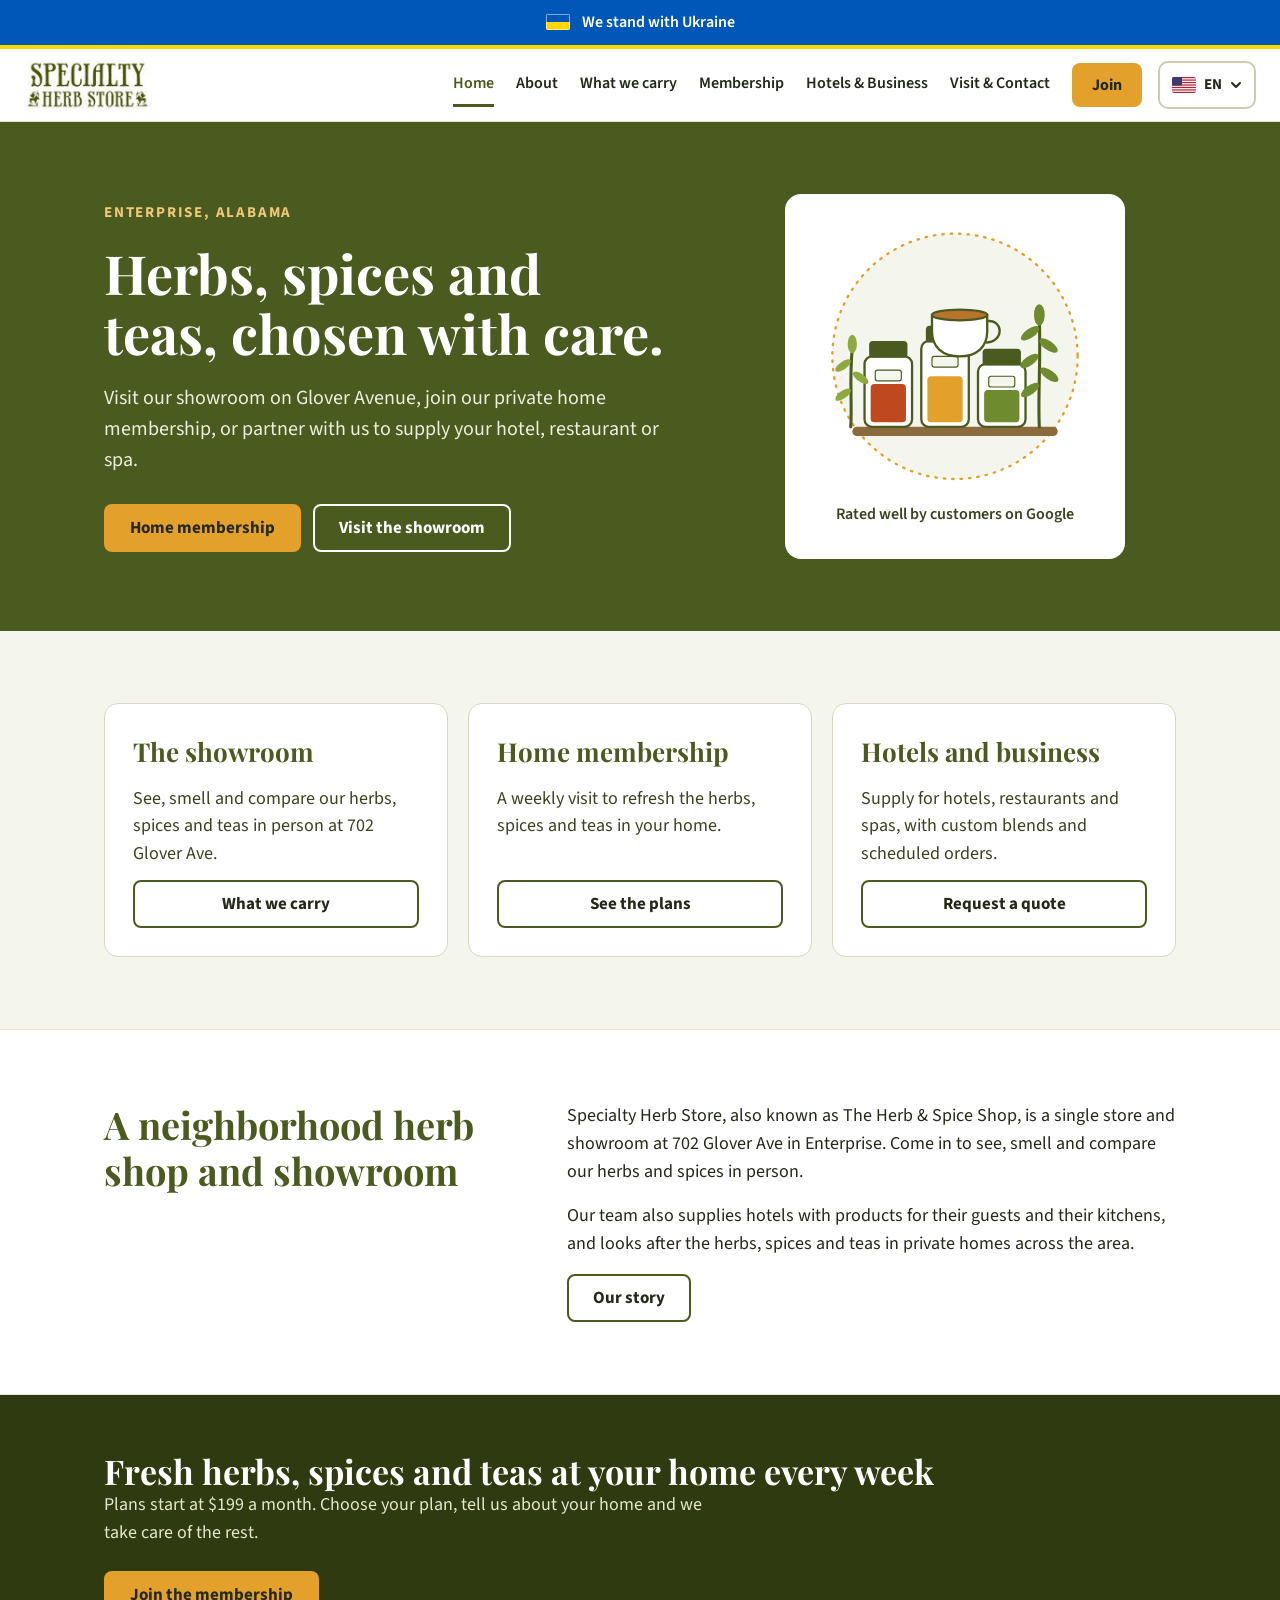
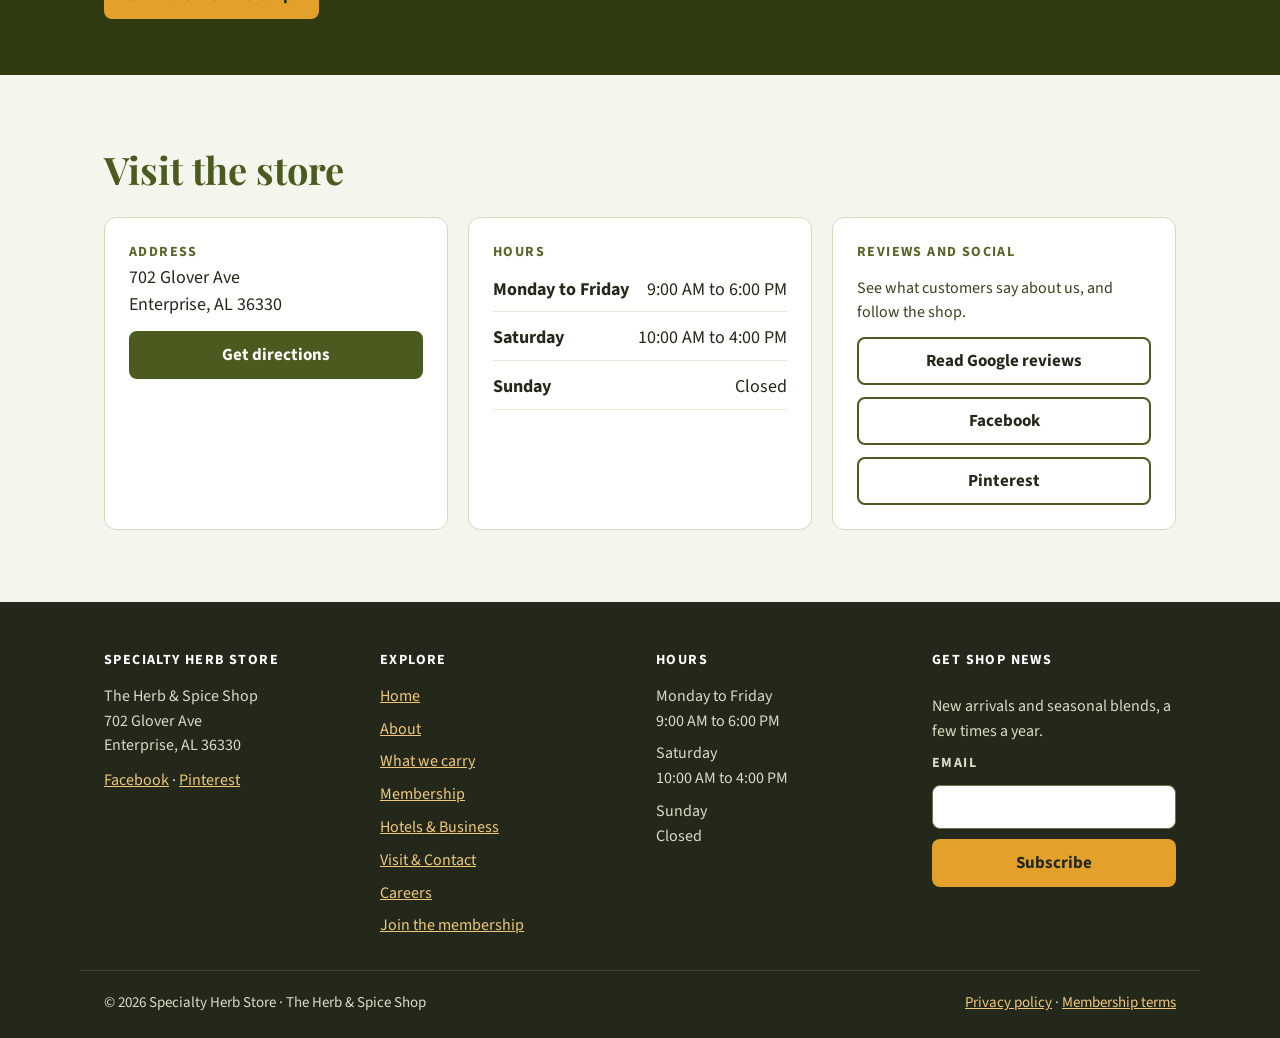
<file: index.html>
<!DOCTYPE html>
<html lang="en">
<head>
<meta charset="utf-8">
<meta name="viewport" content="width=device-width, initial-scale=1">
<title data-i18n="tHome">Herbs, Spices and Teas in Enterprise, Alabama | Specialty Herb Store</title>
<meta name="theme-color" content="#4B5A1E">
<meta name="description" content="Specialty Herb Store, The Herb &amp; Spice Shop in Enterprise, Alabama: herbs, spices and teas, a private home membership and hotel supply.">

<link rel="icon" href="assets/logo.jpg">
<link rel="preconnect" href="https://fonts.googleapis.com">
<link rel="preconnect" href="https://fonts.gstatic.com" crossorigin>
<link href="https://fonts.googleapis.com/css2?family=Playfair+Display:wght@500;700&family=Source+Sans+3:wght@400;600;700&display=swap" rel="stylesheet">
<link rel="stylesheet" href="assets/style.css">
</head>
<body>
<div class="ukbar"><div class="wrap">
  <svg class="flag" aria-hidden="true" width="24" height="16" viewBox="0 0 24 16"><rect width="24" height="8" fill="#0057B7"/><rect y="8" width="24" height="8" fill="#FFD700"/><rect width="24" height="16" fill="none" stroke="#fff"/></svg>
  <span data-i18n="ukBar">We stand with Ukraine</span>
</div></div>
<header class="nav"><div class="wrap navbar">
  <a class="brand" href="index.html"><img src="assets/logo-wide.jpg" alt="Specialty Herb Store" height="52"></a>
  <nav class="nav-main" id="mainNav" aria-label="Main">
    <a class="l" data-i18n="nav1" href="index.html" aria-current="page">Home</a><a class="l" data-i18n="nav2" href="about.html">About</a><a class="l" data-i18n="nav3" href="products.html">What we carry</a><a class="l" data-i18n="nav4" href="membership.html">Membership</a><a class="l" data-i18n="nav5" href="hotels.html">Hotels &amp; Business</a><a class="l" data-i18n="nav6" href="contact.html">Visit &amp; Contact</a>
    <a class="btn btn-gold" data-i18n="navJoin" href="join.html">Join</a>
  </nav>
  <div class="nav-tools">
    <div class="langsel">
      <button type="button" class="langbtn" id="langBtn" aria-haspopup="true" aria-expanded="false" aria-controls="langMenu" aria-label="Language" data-i18n-aria="langLabel">
        <span class="fl" id="langFlag"><svg class="flag" aria-hidden="true" width="24" height="16" viewBox="0 0 24 16"><rect width="24" height="16" fill="#B22234"/><rect y="1.23" width="24" height="1.23" fill="#fff"/><rect y="3.69" width="24" height="1.23" fill="#fff"/><rect y="6.15" width="24" height="1.23" fill="#fff"/><rect y="8.62" width="24" height="1.23" fill="#fff"/><rect y="11.08" width="24" height="1.23" fill="#fff"/><rect y="13.54" width="24" height="1.23" fill="#fff"/><rect width="10" height="8.6" fill="#3C3B6E"/></svg></span><span id="langCode">EN</span>
        <svg class="chev" aria-hidden="true" width="12" height="12" viewBox="0 0 12 12" fill="none" stroke="currentColor" stroke-width="2" stroke-linecap="round" stroke-linejoin="round"><path d="M2 4l4 4 4-4"/></svg>
      </button>
      <ul class="langmenu" id="langMenu" role="menu" hidden><li role="none"><button type="button" role="menuitemradio" aria-checked="false" data-lang="en"><span class="fl"><svg class="flag" aria-hidden="true" width="24" height="16" viewBox="0 0 24 16"><rect width="24" height="16" fill="#B22234"/><rect y="1.23" width="24" height="1.23" fill="#fff"/><rect y="3.69" width="24" height="1.23" fill="#fff"/><rect y="6.15" width="24" height="1.23" fill="#fff"/><rect y="8.62" width="24" height="1.23" fill="#fff"/><rect y="11.08" width="24" height="1.23" fill="#fff"/><rect y="13.54" width="24" height="1.23" fill="#fff"/><rect width="10" height="8.6" fill="#3C3B6E"/></svg></span><span>English</span></button></li><li role="none"><button type="button" role="menuitemradio" aria-checked="false" data-lang="es"><span class="fl"><svg class="flag" aria-hidden="true" width="24" height="16" viewBox="0 0 24 16"><rect width="24" height="16" fill="#AA151B"/><rect y="4" width="24" height="8" fill="#F1BF00"/></svg></span><span>Español</span></button></li><li role="none"><button type="button" role="menuitemradio" aria-checked="false" data-lang="uk"><span class="fl"><svg class="flag" aria-hidden="true" width="24" height="16" viewBox="0 0 24 16"><rect width="24" height="8" fill="#0057B7"/><rect y="8" width="24" height="8" fill="#FFD700"/></svg></span><span>Українська</span></button></li></ul>
    </div>
    <button type="button" class="burger" id="burger" aria-expanded="false" aria-controls="mainNav" aria-label="Menu" data-i18n-aria="menuLabel">
      <svg aria-hidden="true" width="24" height="24" viewBox="0 0 24 24" fill="none" stroke="currentColor" stroke-width="2.4" stroke-linecap="round"><path class="b1" d="M4 6h16"/><path class="b2" d="M4 12h16"/><path class="b3" d="M4 18h16"/></svg>
    </button>
  </div>
</div></header>
<main>

<section class="hero"><div class="wrap">
  <div class="hero-l">
    <div class="eyebrow" data-i18n="heroEyebrow">Enterprise, Alabama</div>
    <h1 data-i18n="heroTitle">Herbs, spices and teas, chosen with care.</h1>
    <p class="sub" data-i18n="heroSub">Visit our showroom on Glover Avenue, join our private home membership, or partner with us to supply your hotel, restaurant or spa.</p>
    <div class="btns" style="margin-top:8px">
      <a class="btn btn-gold" data-i18n="heroCta1" href="membership.html">Home membership</a>
      <a class="btn btn-line-w" data-i18n="heroCta2" href="contact.html">Visit the showroom</a>
    </div>
  </div>
  <div class="hero-r"><div class="logo-card"><svg class="hero-art" viewBox="0 0 360 340" role="img" aria-label="Herbs, spices and tea" data-i18n-aria="heroArtAlt" xmlns="http://www.w3.org/2000/svg">
<circle cx="180" cy="170" r="160" fill="#F4F5EC"/><circle cx="180" cy="170" r="160" fill="none" stroke="#E3A02B" stroke-width="3" stroke-dasharray="2 9" stroke-linecap="round" class="ring"/>
<rect x="46" y="262" width="268" height="12" rx="6" fill="#8B6B3E"/>
<g><rect x="62" y="170" width="62" height="92" rx="10" fill="#fff" stroke="#4B5A1E" stroke-width="3"/><rect x="68" y="150" width="50" height="22" rx="5" fill="#4B5A1E"/><rect x="70" y="206" width="46" height="50" rx="5" fill="#C0481E"/><rect x="76" y="188" width="34" height="14" rx="3" fill="#F4F5EC" stroke="#4B5A1E" stroke-width="1.5"/></g>
<g><rect x="136" y="150" width="62" height="112" rx="10" fill="#fff" stroke="#4B5A1E" stroke-width="3"/><rect x="142" y="130" width="50" height="22" rx="5" fill="#4B5A1E"/><rect x="144" y="196" width="46" height="60" rx="5" fill="#E3A02B"/><rect x="150" y="170" width="34" height="14" rx="3" fill="#F4F5EC" stroke="#4B5A1E" stroke-width="1.5"/></g>
<g><rect x="210" y="180" width="62" height="82" rx="10" fill="#fff" stroke="#4B5A1E" stroke-width="3"/><rect x="216" y="160" width="50" height="22" rx="5" fill="#4B5A1E"/><rect x="218" y="214" width="46" height="42" rx="5" fill="#6E8B2F"/><rect x="224" y="196" width="34" height="14" rx="3" fill="#F4F5EC" stroke="#4B5A1E" stroke-width="1.5"/></g>
<g class="sway" style="transform-origin:290px 262px"><path d="M290 262 C288 220 292 180 290 120" stroke="#4B5A1E" stroke-width="4" fill="none" stroke-linecap="round"/>
<g fill="#6E8B2F"><ellipse cx="278" cy="140" rx="14" ry="6" transform="rotate(-35 278 140)"/><ellipse cx="302" cy="156" rx="14" ry="6" transform="rotate(35 302 156)"/><ellipse cx="277" cy="176" rx="14" ry="6" transform="rotate(-35 277 176)"/><ellipse cx="303" cy="194" rx="14" ry="6" transform="rotate(35 303 194)"/><ellipse cx="278" cy="214" rx="14" ry="6" transform="rotate(-35 278 214)"/><ellipse cx="290" cy="116" rx="7" ry="14"/></g></g>
<g class="sway2" style="transform-origin:46px 262px"><path d="M44 262 C46 230 42 200 46 160" stroke="#4B5A1E" stroke-width="4" fill="none" stroke-linecap="round"/>
<g fill="#8FA83F"><ellipse cx="34" cy="182" rx="12" ry="5" transform="rotate(-35 34 182)"/><ellipse cx="57" cy="198" rx="12" ry="5" transform="rotate(35 57 198)"/><ellipse cx="34" cy="220" rx="12" ry="5" transform="rotate(-35 34 220)"/><ellipse cx="46" cy="154" rx="6" ry="12"/></g></g>
<g transform="translate(150 54)"><path class="steam s1" d="M14 52 C4 40 24 32 14 20 C8 12 14 6 14 2" stroke="#9AA37A" stroke-width="4" fill="none" stroke-linecap="round"/><path class="steam s2" d="M36 52 C26 40 46 32 36 20 C30 12 36 6 36 2" stroke="#9AA37A" stroke-width="4" fill="none" stroke-linecap="round"/><path class="steam s3" d="M58 52 C48 40 68 32 58 20 C52 12 58 6 58 2" stroke="#9AA37A" stroke-width="4" fill="none" stroke-linecap="round"/>
<path d="M0 62 H72 V84 C72 104 58 116 36 116 C14 116 0 104 0 84 Z" fill="#fff" stroke="#4B5A1E" stroke-width="3"/><path d="M72 70 C94 68 94 98 70 98" fill="none" stroke="#4B5A1E" stroke-width="3"/><ellipse cx="36" cy="62" rx="36" ry="7" fill="#B8742B" stroke="#4B5A1E" stroke-width="3"/></g>
</svg><div data-i18n="heroCard">Rated well by customers on Google</div></div></div>
</div></section>

<section class="sec"><div class="wrap stack-lg">
  <div class="grid3">
    <div class="pillar"><h3 data-i18n="p1h">The showroom</h3><p data-i18n="p1p">See, smell and compare our herbs, spices and teas in person at 702 Glover Ave.</p><a class="btn btn-line" data-i18n="p1l" href="products.html">What we carry</a></div>
    <div class="pillar"><h3 data-i18n="p2h">Home membership</h3><p data-i18n="p2p">A weekly visit to refresh the herbs, spices and teas in your home.</p><a class="btn btn-line" data-i18n="p2l" href="membership.html">See the plans</a></div>
    <div class="pillar"><h3 data-i18n="p3h">Hotels and business</h3><p data-i18n="p3p">Supply for hotels, restaurants and spas, with custom blends and scheduled orders.</p><a class="btn btn-line" data-i18n="p3l" href="hotels.html">Request a quote</a></div>
  </div>
</div></section>

<section class="sec white"><div class="wrap two">
  <div class="a"><h2 class="h2" data-i18n="aboutTitle">A neighborhood herb shop and showroom</h2></div>
  <div class="b"><p data-i18n="aboutP1">Specialty Herb Store, also known as The Herb &amp; Spice Shop, is a single store and showroom at 702 Glover Ave in Enterprise. Come in to see, smell and compare our herbs and spices in person.</p>
    <p data-i18n="aboutP2">Our team also supplies hotels with products for their guests and their kitchens, and looks after the herbs, spices and teas in private homes across the area.</p>
    <div><a class="btn btn-line" data-i18n="ourStory" href="about.html">Our story</a></div></div>
</div></section>

<section class="band"><div class="wrap">
  <div><h2 data-i18n="bandTitle">Fresh herbs, spices and teas at your home every week</h2><p data-i18n="bandText">Plans start at $199 a month. Choose your plan, tell us about your home and we take care of the rest.</p></div>
  <a class="btn btn-gold" data-i18n="bandBtn" href="join.html">Join the membership</a>
</div></section>

<section class="sec"><div class="wrap stack">
  <h2 class="h2" data-i18n="visitTitle">Visit the store</h2>
  <div class="grid3">
  <div class="card">
    <div><div class="lbl" data-i18n="addressLabel">Address</div><div>702 Glover Ave<br>Enterprise, AL 36330</div></div>
    <a class="btn btn-olive" href="https://www.google.com/maps/search/?api=1&amp;query=702+Glover+Ave+Enterprise+AL+36330" data-i18n="directions">Get directions</a>
  </div>
  <div class="card"><div class="lbl" data-i18n="hoursLabel">Hours</div>
    <div class="hrs"><b data-i18n="hrDays1">Monday to Friday</b><span data-i18n="hrTime1">9:00 AM to 6:00 PM</span></div>
    <div class="hrs"><b data-i18n="hrDays2">Saturday</b><span data-i18n="hrTime2">10:00 AM to 4:00 PM</span></div>
    <div class="hrs"><b data-i18n="hrDays3">Sunday</b><span data-i18n="hrTime3">Closed</span></div>
  </div>
  <div class="card"><div class="lbl" data-i18n="followLabel">Reviews and social</div>
    <p class="note" data-i18n="reviewsText">See what customers say about us, and follow the shop.</p>
    <a class="btn btn-line" data-i18n="reviewsBtn" href="https://share.google/UCmNpq9O6fmSeWmAr">Read Google reviews</a>
    <a class="btn btn-line" href="https://www.facebook.com/pages/Herb-Spice-Shop/143938538973926">Facebook</a>
    <a class="btn btn-line" href="https://pinterest.com/specialtyherbs/">Pinterest</a>
  </div>
</div>
</div></section>

</main>
<footer class="foot">
<div class="wrap cols">
  <div>
    <h3>Specialty Herb Store</h3>
    <p>The Herb &amp; Spice Shop<br>702 Glover Ave<br>Enterprise, AL 36330</p>
    <p style="margin-top:10px"><a href="https://www.facebook.com/pages/Herb-Spice-Shop/143938538973926">Facebook</a> · <a href="https://pinterest.com/specialtyherbs/">Pinterest</a></p>
  </div>
  <div><h3 data-i18n="ftExplore">Explore</h3><ul><li><a data-i18n="nav1" href="index.html">Home</a></li><li><a data-i18n="nav2" href="about.html">About</a></li><li><a data-i18n="nav3" href="products.html">What we carry</a></li><li><a data-i18n="nav4" href="membership.html">Membership</a></li><li><a data-i18n="nav5" href="hotels.html">Hotels &amp; Business</a></li><li><a data-i18n="nav6" href="contact.html">Visit &amp; Contact</a></li><li><a data-i18n="careersLink" href="careers.html">Careers</a></li><li><a data-i18n="navJoinFull" href="join.html">Join the membership</a></li></ul></div>
  <div><h3 data-i18n="hoursLabel">Hours</h3>
    <ul>
      <li><span data-i18n="hrDays1">Monday to Friday</span><br><span data-i18n="hrTime1">9:00 AM to 6:00 PM</span></li>
      <li><span data-i18n="hrDays2">Saturday</span><br><span data-i18n="hrTime2">10:00 AM to 4:00 PM</span></li>
      <li><span data-i18n="hrDays3">Sunday</span><br><span data-i18n="hrTime3">Closed</span></li>
    </ul>
  </div>
  <div class="nl">
    <h3 data-i18n="nlTitle">Get shop news</h3>
    <p data-i18n="nlText">New arrivals and seasonal blends, a few times a year.</p>
    <div class="ok" data-i18n="nlThanks" id="nlDone" hidden>You are subscribed. Thank you!</div>
    <form id="nlForm" novalidate style="display:flex;flex-direction:column;gap:10px">
      <label for="n-email" class="lbl" style="color:#D9DCC4"><span data-i18n="email">Email</span></label>
      <input id="n-email" type="email" autocomplete="email">
      <button type="submit" id="nlBtn" class="btn btn-gold" data-i18n="nlBtn">Subscribe</button>
    </form>
    <div id="nlErr" class="err" role="alert" hidden></div>
  </div>
</div>
<div class="wrap bottom">
  <span>© 2026 Specialty Herb Store · The Herb &amp; Spice Shop</span>
  <span><a data-i18n="privacyLink" href="privacy.html">Privacy policy</a> · <a data-i18n="termsLink" href="terms.html">Membership terms</a></span>
</div>
</footer>
<script src="assets/i18n.js"></script>
<script src="assets/site.js"></script>
</body>
</html>
</file>
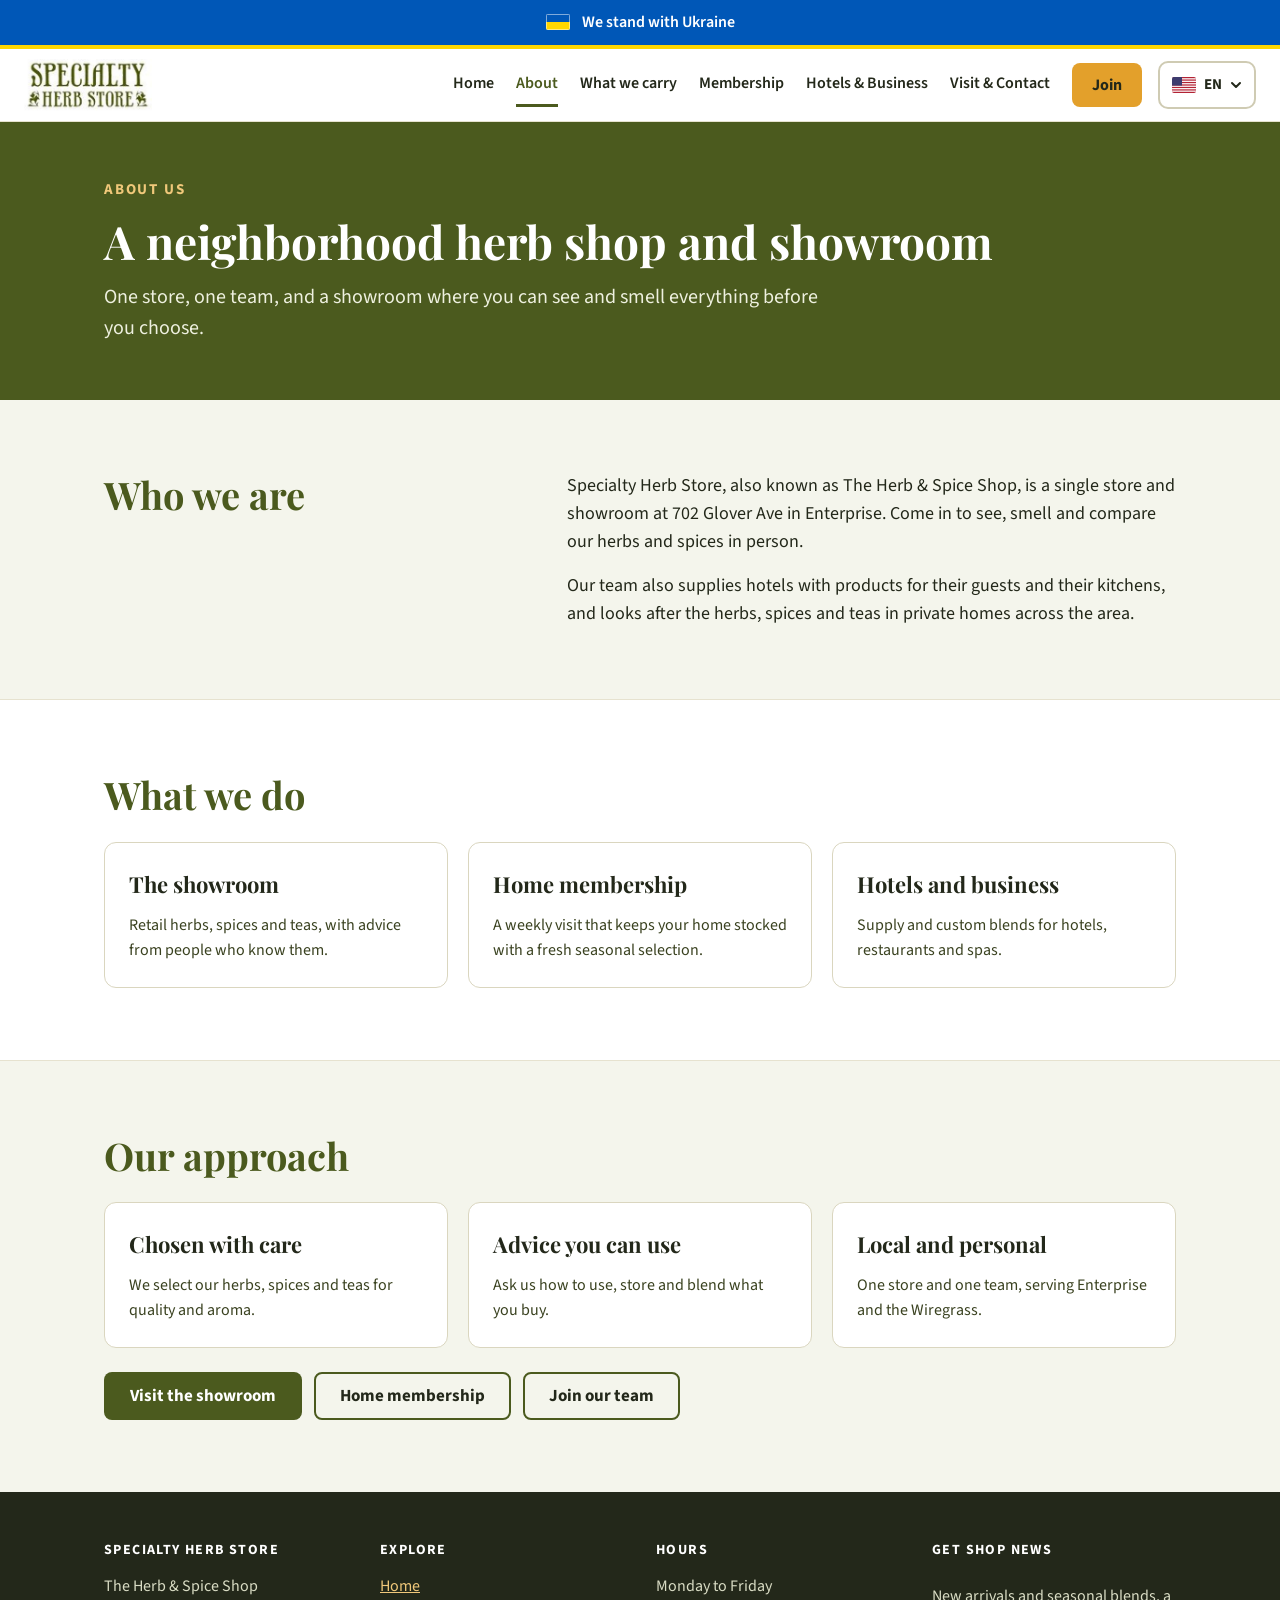
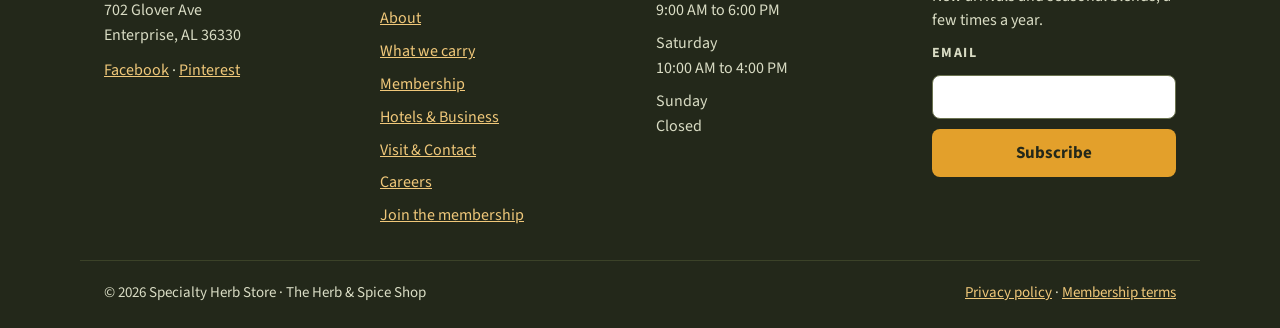
<file: about.html>
<!DOCTYPE html>
<html lang="en">
<head>
<meta charset="utf-8">
<meta name="viewport" content="width=device-width, initial-scale=1">
<title data-i18n="tAbout">About Us | Specialty Herb Store</title>
<meta name="theme-color" content="#4B5A1E">
<meta name="description" content="About Specialty Herb Store, The Herb &amp; Spice Shop in Enterprise, Alabama.">

<link rel="icon" href="assets/logo.jpg">
<link rel="preconnect" href="https://fonts.googleapis.com">
<link rel="preconnect" href="https://fonts.gstatic.com" crossorigin>
<link href="https://fonts.googleapis.com/css2?family=Playfair+Display:wght@500;700&family=Source+Sans+3:wght@400;600;700&display=swap" rel="stylesheet">
<link rel="stylesheet" href="assets/style.css">
</head>
<body>
<div class="ukbar"><div class="wrap">
  <svg class="flag" aria-hidden="true" width="24" height="16" viewBox="0 0 24 16"><rect width="24" height="8" fill="#0057B7"/><rect y="8" width="24" height="8" fill="#FFD700"/><rect width="24" height="16" fill="none" stroke="#fff"/></svg>
  <span data-i18n="ukBar">We stand with Ukraine</span>
</div></div>
<header class="nav"><div class="wrap navbar">
  <a class="brand" href="index.html"><img src="assets/logo-wide.jpg" alt="Specialty Herb Store" height="52"></a>
  <nav class="nav-main" id="mainNav" aria-label="Main">
    <a class="l" data-i18n="nav1" href="index.html">Home</a><a class="l" data-i18n="nav2" href="about.html" aria-current="page">About</a><a class="l" data-i18n="nav3" href="products.html">What we carry</a><a class="l" data-i18n="nav4" href="membership.html">Membership</a><a class="l" data-i18n="nav5" href="hotels.html">Hotels &amp; Business</a><a class="l" data-i18n="nav6" href="contact.html">Visit &amp; Contact</a>
    <a class="btn btn-gold" data-i18n="navJoin" href="join.html">Join</a>
  </nav>
  <div class="nav-tools">
    <div class="langsel">
      <button type="button" class="langbtn" id="langBtn" aria-haspopup="true" aria-expanded="false" aria-controls="langMenu" aria-label="Language" data-i18n-aria="langLabel">
        <span class="fl" id="langFlag"><svg class="flag" aria-hidden="true" width="24" height="16" viewBox="0 0 24 16"><rect width="24" height="16" fill="#B22234"/><rect y="1.23" width="24" height="1.23" fill="#fff"/><rect y="3.69" width="24" height="1.23" fill="#fff"/><rect y="6.15" width="24" height="1.23" fill="#fff"/><rect y="8.62" width="24" height="1.23" fill="#fff"/><rect y="11.08" width="24" height="1.23" fill="#fff"/><rect y="13.54" width="24" height="1.23" fill="#fff"/><rect width="10" height="8.6" fill="#3C3B6E"/></svg></span><span id="langCode">EN</span>
        <svg class="chev" aria-hidden="true" width="12" height="12" viewBox="0 0 12 12" fill="none" stroke="currentColor" stroke-width="2" stroke-linecap="round" stroke-linejoin="round"><path d="M2 4l4 4 4-4"/></svg>
      </button>
      <ul class="langmenu" id="langMenu" role="menu" hidden><li role="none"><button type="button" role="menuitemradio" aria-checked="false" data-lang="en"><span class="fl"><svg class="flag" aria-hidden="true" width="24" height="16" viewBox="0 0 24 16"><rect width="24" height="16" fill="#B22234"/><rect y="1.23" width="24" height="1.23" fill="#fff"/><rect y="3.69" width="24" height="1.23" fill="#fff"/><rect y="6.15" width="24" height="1.23" fill="#fff"/><rect y="8.62" width="24" height="1.23" fill="#fff"/><rect y="11.08" width="24" height="1.23" fill="#fff"/><rect y="13.54" width="24" height="1.23" fill="#fff"/><rect width="10" height="8.6" fill="#3C3B6E"/></svg></span><span>English</span></button></li><li role="none"><button type="button" role="menuitemradio" aria-checked="false" data-lang="es"><span class="fl"><svg class="flag" aria-hidden="true" width="24" height="16" viewBox="0 0 24 16"><rect width="24" height="16" fill="#AA151B"/><rect y="4" width="24" height="8" fill="#F1BF00"/></svg></span><span>Español</span></button></li><li role="none"><button type="button" role="menuitemradio" aria-checked="false" data-lang="uk"><span class="fl"><svg class="flag" aria-hidden="true" width="24" height="16" viewBox="0 0 24 16"><rect width="24" height="8" fill="#0057B7"/><rect y="8" width="24" height="8" fill="#FFD700"/></svg></span><span>Українська</span></button></li></ul>
    </div>
    <button type="button" class="burger" id="burger" aria-expanded="false" aria-controls="mainNav" aria-label="Menu" data-i18n-aria="menuLabel">
      <svg aria-hidden="true" width="24" height="24" viewBox="0 0 24 24" fill="none" stroke="currentColor" stroke-width="2.4" stroke-linecap="round"><path class="b1" d="M4 6h16"/><path class="b2" d="M4 12h16"/><path class="b3" d="M4 18h16"/></svg>
    </button>
  </div>
</div></header>
<main>

<section class="phead"><div class="wrap"><div class="eyebrow" data-i18n="abEyebrow">About us</div><h1 data-i18n="abTitle">A neighborhood herb shop and showroom</h1><p class="sub" data-i18n="abSub">One store, one team, and a showroom where you can see and smell everything before you choose.</p></div></section>
<section class="sec"><div class="wrap two">
  <div class="a"><h2 class="h2" data-i18n="abWho">Who we are</h2></div>
  <div class="b"><p data-i18n="aboutP1">Specialty Herb Store, also known as The Herb &amp; Spice Shop, is a single store and showroom at 702 Glover Ave in Enterprise. Come in to see, smell and compare our herbs and spices in person.</p>
    <p data-i18n="aboutP2">Our team also supplies hotels with products for their guests and their kitchens, and looks after the herbs, spices and teas in private homes across the area.</p></div>
</div></section>
<section class="sec white"><div class="wrap stack">
  <h2 class="h2" data-i18n="abDo">What we do</h2>
  <div class="grid3">
    <div class="card"><h3><span data-i18n="p1h">The showroom</span></h3><p class="note" data-i18n="abDo1">Retail herbs, spices and teas, with advice from people who know them.</p></div>
    <div class="card"><h3><span data-i18n="p2h">Home membership</span></h3><p class="note" data-i18n="abDo2">A weekly visit that keeps your home stocked with a fresh seasonal selection.</p></div>
    <div class="card"><h3><span data-i18n="p3h">Hotels and business</span></h3><p class="note" data-i18n="abDo3">Supply and custom blends for hotels, restaurants and spas.</p></div>
  </div>
</div></section>
<section class="sec"><div class="wrap stack">
  <h2 class="h2" data-i18n="abApproach">Our approach</h2>
  <div class="grid3">
    <div class="card"><h3><span data-i18n="abA1h">Chosen with care</span></h3><p class="note" data-i18n="abA1p">We select our herbs, spices and teas for quality and aroma.</p></div>
    <div class="card"><h3><span data-i18n="abA2h">Advice you can use</span></h3><p class="note" data-i18n="abA2p">Ask us how to use, store and blend what you buy.</p></div>
    <div class="card"><h3><span data-i18n="abA3h">Local and personal</span></h3><p class="note" data-i18n="abA3p">One store and one team, serving Enterprise and the Wiregrass.</p></div>
  </div>
  <div class="btns"><a class="btn btn-olive" data-i18n="heroCta2" href="contact.html">Visit the showroom</a><a class="btn btn-line" data-i18n="heroCta1" href="membership.html">Home membership</a><a class="btn btn-line" data-i18n="abJoin" href="careers.html">Join our team</a></div>
</div></section>

</main>
<footer class="foot">
<div class="wrap cols">
  <div>
    <h3>Specialty Herb Store</h3>
    <p>The Herb &amp; Spice Shop<br>702 Glover Ave<br>Enterprise, AL 36330</p>
    <p style="margin-top:10px"><a href="https://www.facebook.com/pages/Herb-Spice-Shop/143938538973926">Facebook</a> · <a href="https://pinterest.com/specialtyherbs/">Pinterest</a></p>
  </div>
  <div><h3 data-i18n="ftExplore">Explore</h3><ul><li><a data-i18n="nav1" href="index.html">Home</a></li><li><a data-i18n="nav2" href="about.html">About</a></li><li><a data-i18n="nav3" href="products.html">What we carry</a></li><li><a data-i18n="nav4" href="membership.html">Membership</a></li><li><a data-i18n="nav5" href="hotels.html">Hotels &amp; Business</a></li><li><a data-i18n="nav6" href="contact.html">Visit &amp; Contact</a></li><li><a data-i18n="careersLink" href="careers.html">Careers</a></li><li><a data-i18n="navJoinFull" href="join.html">Join the membership</a></li></ul></div>
  <div><h3 data-i18n="hoursLabel">Hours</h3>
    <ul>
      <li><span data-i18n="hrDays1">Monday to Friday</span><br><span data-i18n="hrTime1">9:00 AM to 6:00 PM</span></li>
      <li><span data-i18n="hrDays2">Saturday</span><br><span data-i18n="hrTime2">10:00 AM to 4:00 PM</span></li>
      <li><span data-i18n="hrDays3">Sunday</span><br><span data-i18n="hrTime3">Closed</span></li>
    </ul>
  </div>
  <div class="nl">
    <h3 data-i18n="nlTitle">Get shop news</h3>
    <p data-i18n="nlText">New arrivals and seasonal blends, a few times a year.</p>
    <div class="ok" data-i18n="nlThanks" id="nlDone" hidden>You are subscribed. Thank you!</div>
    <form id="nlForm" novalidate style="display:flex;flex-direction:column;gap:10px">
      <label for="n-email" class="lbl" style="color:#D9DCC4"><span data-i18n="email">Email</span></label>
      <input id="n-email" type="email" autocomplete="email">
      <button type="submit" id="nlBtn" class="btn btn-gold" data-i18n="nlBtn">Subscribe</button>
    </form>
    <div id="nlErr" class="err" role="alert" hidden></div>
  </div>
</div>
<div class="wrap bottom">
  <span>© 2026 Specialty Herb Store · The Herb &amp; Spice Shop</span>
  <span><a data-i18n="privacyLink" href="privacy.html">Privacy policy</a> · <a data-i18n="termsLink" href="terms.html">Membership terms</a></span>
</div>
</footer>
<script src="assets/i18n.js"></script>
<script src="assets/site.js"></script>
</body>
</html>
</file>
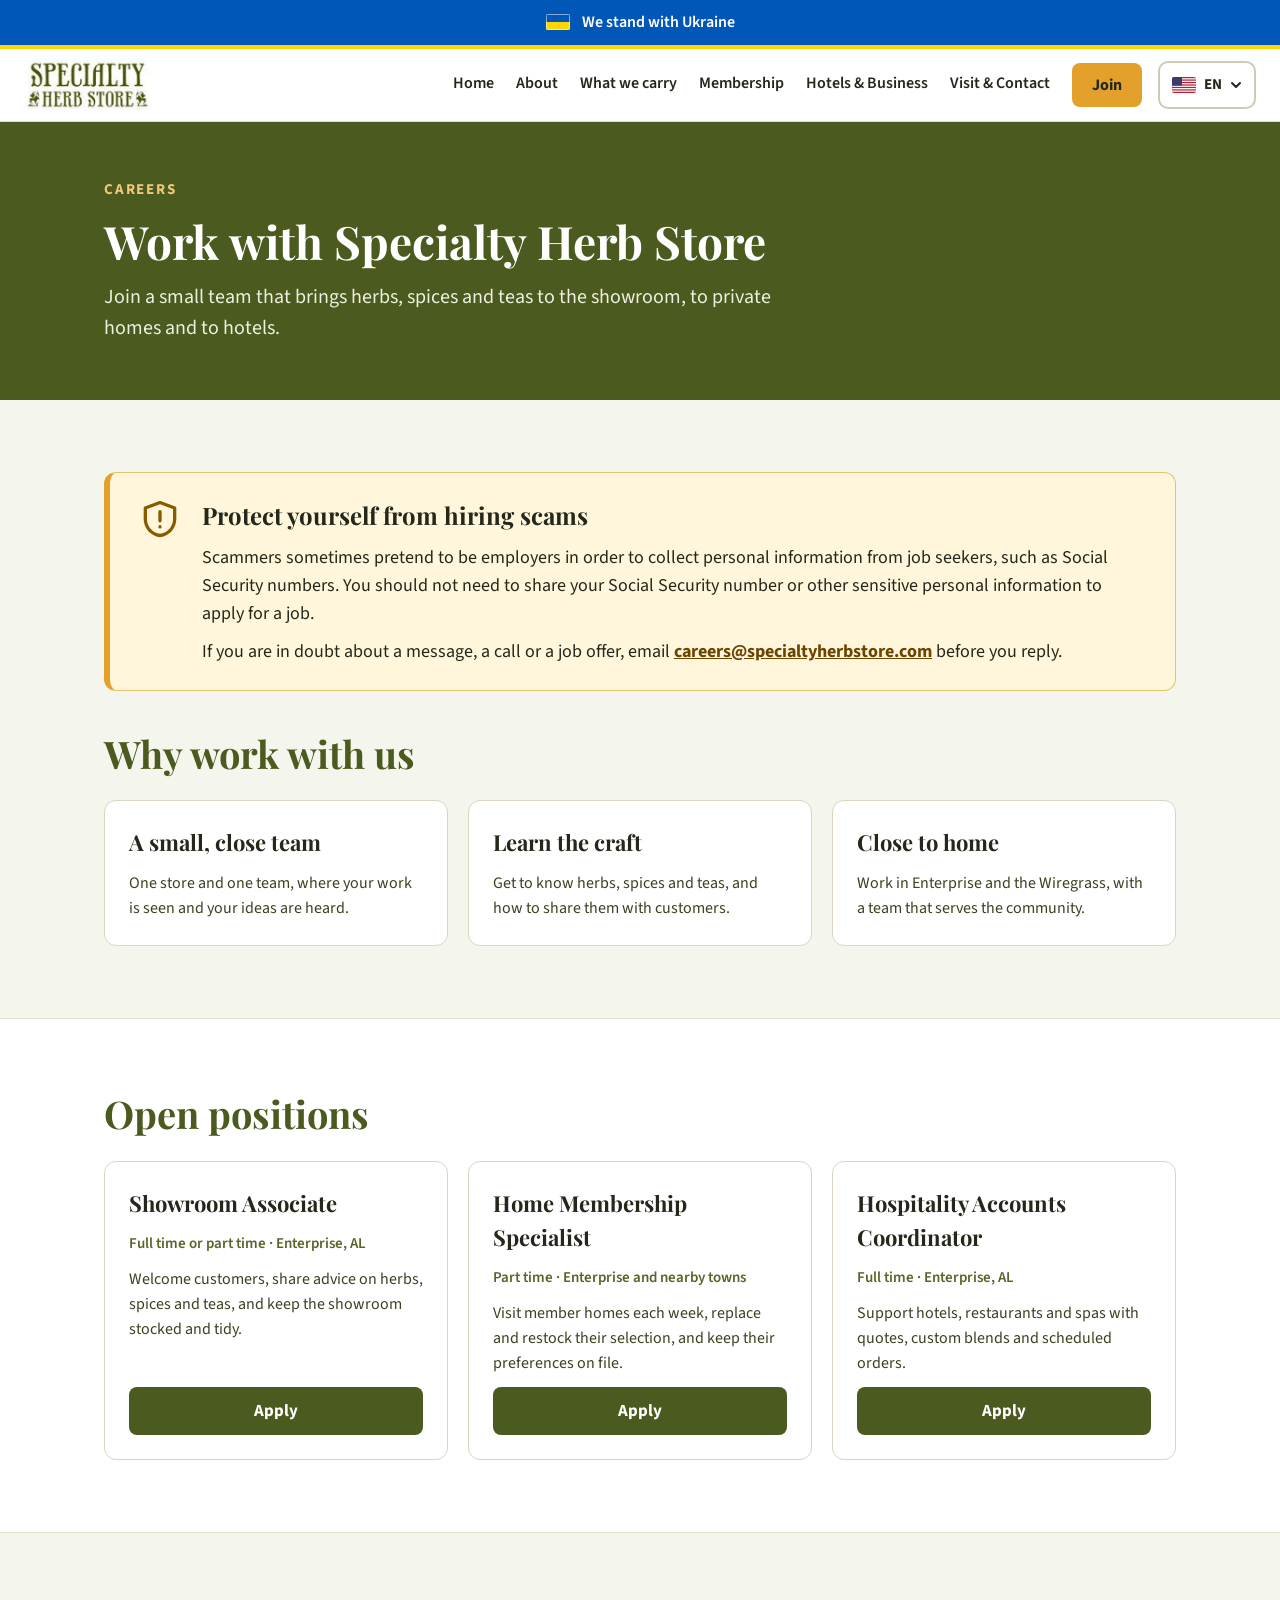
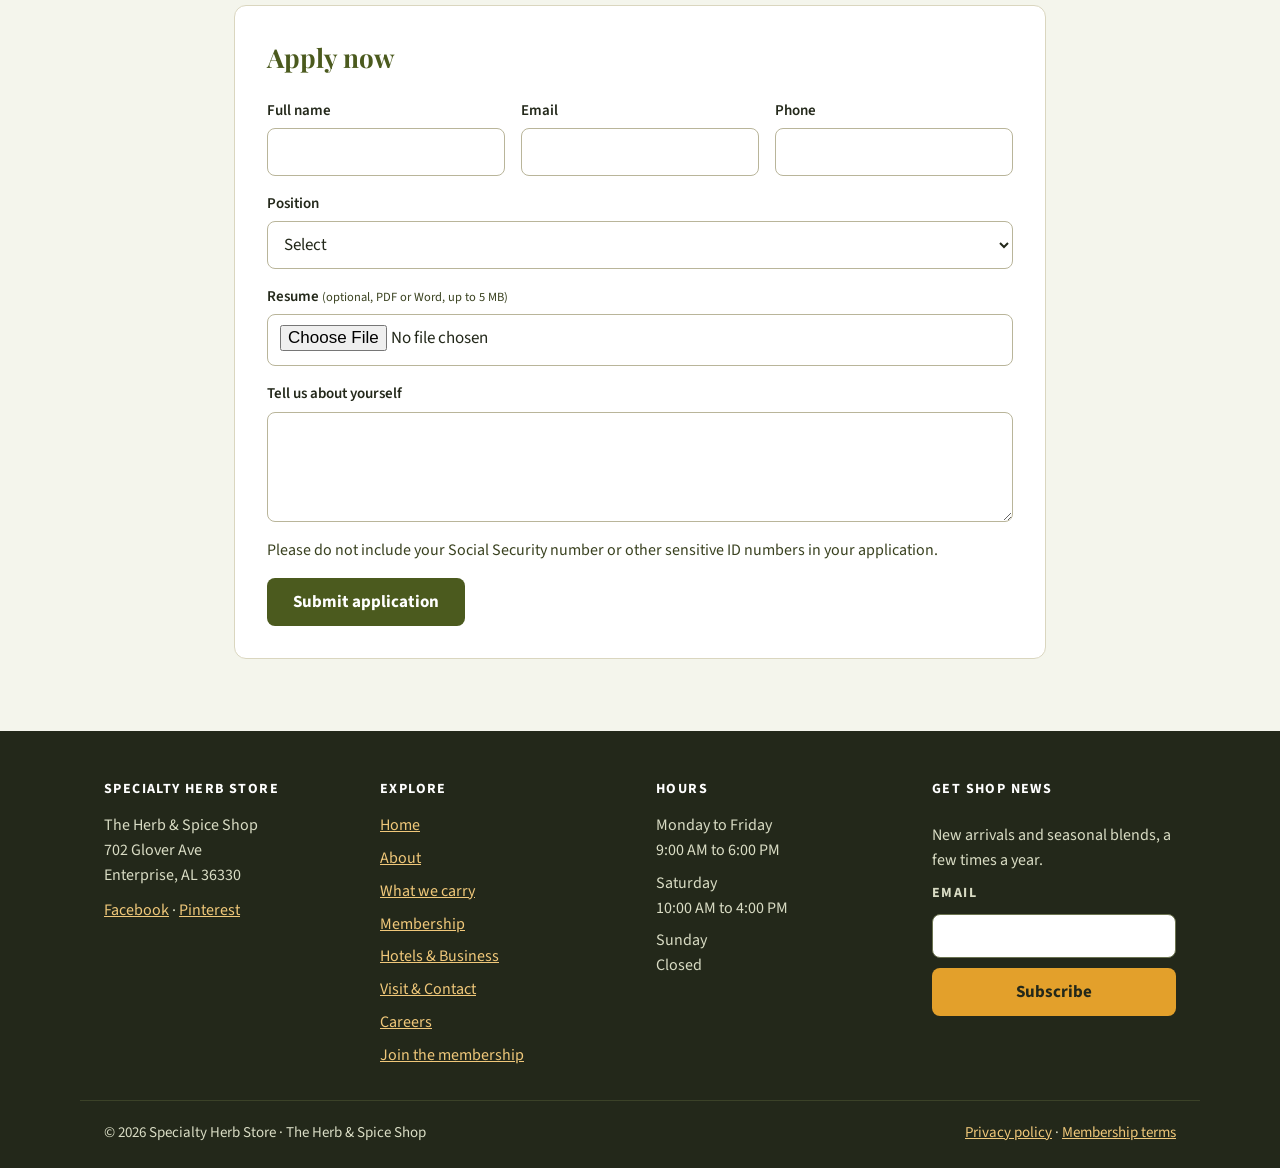
<file: careers.html>
<!DOCTYPE html>
<html lang="en">
<head>
<meta charset="utf-8">
<meta name="viewport" content="width=device-width, initial-scale=1">
<title data-i18n="tCareers">Careers | Specialty Herb Store</title>
<meta name="theme-color" content="#4B5A1E">
<meta name="description" content="Careers at Specialty Herb Store in Enterprise, Alabama.">

<link rel="icon" href="assets/logo.jpg">
<link rel="preconnect" href="https://fonts.googleapis.com">
<link rel="preconnect" href="https://fonts.gstatic.com" crossorigin>
<link href="https://fonts.googleapis.com/css2?family=Playfair+Display:wght@500;700&family=Source+Sans+3:wght@400;600;700&display=swap" rel="stylesheet">
<link rel="stylesheet" href="assets/style.css">
</head>
<body>
<div class="ukbar"><div class="wrap">
  <svg class="flag" aria-hidden="true" width="24" height="16" viewBox="0 0 24 16"><rect width="24" height="8" fill="#0057B7"/><rect y="8" width="24" height="8" fill="#FFD700"/><rect width="24" height="16" fill="none" stroke="#fff"/></svg>
  <span data-i18n="ukBar">We stand with Ukraine</span>
</div></div>
<header class="nav"><div class="wrap navbar">
  <a class="brand" href="index.html"><img src="assets/logo-wide.jpg" alt="Specialty Herb Store" height="52"></a>
  <nav class="nav-main" id="mainNav" aria-label="Main">
    <a class="l" data-i18n="nav1" href="index.html">Home</a><a class="l" data-i18n="nav2" href="about.html">About</a><a class="l" data-i18n="nav3" href="products.html">What we carry</a><a class="l" data-i18n="nav4" href="membership.html">Membership</a><a class="l" data-i18n="nav5" href="hotels.html">Hotels &amp; Business</a><a class="l" data-i18n="nav6" href="contact.html">Visit &amp; Contact</a>
    <a class="btn btn-gold" data-i18n="navJoin" href="join.html">Join</a>
  </nav>
  <div class="nav-tools">
    <div class="langsel">
      <button type="button" class="langbtn" id="langBtn" aria-haspopup="true" aria-expanded="false" aria-controls="langMenu" aria-label="Language" data-i18n-aria="langLabel">
        <span class="fl" id="langFlag"><svg class="flag" aria-hidden="true" width="24" height="16" viewBox="0 0 24 16"><rect width="24" height="16" fill="#B22234"/><rect y="1.23" width="24" height="1.23" fill="#fff"/><rect y="3.69" width="24" height="1.23" fill="#fff"/><rect y="6.15" width="24" height="1.23" fill="#fff"/><rect y="8.62" width="24" height="1.23" fill="#fff"/><rect y="11.08" width="24" height="1.23" fill="#fff"/><rect y="13.54" width="24" height="1.23" fill="#fff"/><rect width="10" height="8.6" fill="#3C3B6E"/></svg></span><span id="langCode">EN</span>
        <svg class="chev" aria-hidden="true" width="12" height="12" viewBox="0 0 12 12" fill="none" stroke="currentColor" stroke-width="2" stroke-linecap="round" stroke-linejoin="round"><path d="M2 4l4 4 4-4"/></svg>
      </button>
      <ul class="langmenu" id="langMenu" role="menu" hidden><li role="none"><button type="button" role="menuitemradio" aria-checked="false" data-lang="en"><span class="fl"><svg class="flag" aria-hidden="true" width="24" height="16" viewBox="0 0 24 16"><rect width="24" height="16" fill="#B22234"/><rect y="1.23" width="24" height="1.23" fill="#fff"/><rect y="3.69" width="24" height="1.23" fill="#fff"/><rect y="6.15" width="24" height="1.23" fill="#fff"/><rect y="8.62" width="24" height="1.23" fill="#fff"/><rect y="11.08" width="24" height="1.23" fill="#fff"/><rect y="13.54" width="24" height="1.23" fill="#fff"/><rect width="10" height="8.6" fill="#3C3B6E"/></svg></span><span>English</span></button></li><li role="none"><button type="button" role="menuitemradio" aria-checked="false" data-lang="es"><span class="fl"><svg class="flag" aria-hidden="true" width="24" height="16" viewBox="0 0 24 16"><rect width="24" height="16" fill="#AA151B"/><rect y="4" width="24" height="8" fill="#F1BF00"/></svg></span><span>Español</span></button></li><li role="none"><button type="button" role="menuitemradio" aria-checked="false" data-lang="uk"><span class="fl"><svg class="flag" aria-hidden="true" width="24" height="16" viewBox="0 0 24 16"><rect width="24" height="8" fill="#0057B7"/><rect y="8" width="24" height="8" fill="#FFD700"/></svg></span><span>Українська</span></button></li></ul>
    </div>
    <button type="button" class="burger" id="burger" aria-expanded="false" aria-controls="mainNav" aria-label="Menu" data-i18n-aria="menuLabel">
      <svg aria-hidden="true" width="24" height="24" viewBox="0 0 24 24" fill="none" stroke="currentColor" stroke-width="2.4" stroke-linecap="round"><path class="b1" d="M4 6h16"/><path class="b2" d="M4 12h16"/><path class="b3" d="M4 18h16"/></svg>
    </button>
  </div>
</div></header>
<main>

<section class="phead"><div class="wrap"><div class="eyebrow" data-i18n="caEyebrow">Careers</div><h1 data-i18n="caTitle">Work with Specialty Herb Store</h1><p class="sub" data-i18n="caSub">Join a small team that brings herbs, spices and teas to the showroom, to private homes and to hotels.</p></div></section>
<section class="sec"><div class="wrap stack-lg">
  <div class="alert" role="note"><svg aria-hidden="true" width="44" height="44" viewBox="0 0 24 24" fill="none" stroke="#8A5A00" stroke-width="1.8" stroke-linecap="round" stroke-linejoin="round" style="flex:0 0 44px"><path d="M12 3l8 3v6c0 4.5-3.2 8.2-8 9-4.8-.8-8-4.5-8-9V6l8-3z"/><path d="M12 8v5M12 16.2v.1"/></svg><div style="display:flex;flex-direction:column;gap:10px">
    <h2 class="h3" data-i18n="fzTitle">Protect yourself from hiring scams</h2>
    <p data-i18n="fzP1">Scammers sometimes pretend to be employers in order to collect personal information from job seekers, such as Social Security numbers. You should not need to share your Social Security number or other sensitive personal information to apply for a job.</p>
    <p data-i18n="fzP2" data-i18n-html>If you are in doubt about a message, a call or a job offer, email <a href="mailto:careers@specialtyherbstore.com">careers@specialtyherbstore.com</a> before you reply.</p>
  </div></div>
  <div class="stack"><h2 class="h2" data-i18n="caWhy">Why work with us</h2>
    <div class="grid3">
      <div class="card"><h3><span data-i18n="caW1h">A small, close team</span></h3><p class="note" data-i18n="caW1p">One store and one team, where your work is seen and your ideas are heard.</p></div>
      <div class="card"><h3><span data-i18n="caW2h">Learn the craft</span></h3><p class="note" data-i18n="caW2p">Get to know herbs, spices and teas, and how to share them with customers.</p></div>
      <div class="card"><h3><span data-i18n="caW3h">Close to home</span></h3><p class="note" data-i18n="caW3p">Work in Enterprise and the Wiregrass, with a team that serves the community.</p></div>
    </div></div>
</div></section>
<section class="sec white"><div class="wrap stack">
  <h2 class="h2" data-i18n="caOpen">Open positions</h2>
  <div class="grid3"><div class="card role"><h3><span data-i18n="role1h">Showroom Associate</span></h3><div class="meta" data-i18n="role1m">Full time or part time · Enterprise, AL</div><p class="note grow" data-i18n="role1p">Welcome customers, share advice on herbs, spices and teas, and keep the showroom stocked and tidy.</p><a class="btn btn-olive" href="#apply" data-role="showroom" data-i18n="caApply">Apply</a></div><div class="card role"><h3><span data-i18n="role2h">Home Membership Specialist</span></h3><div class="meta" data-i18n="role2m">Part time · Enterprise and nearby towns</div><p class="note grow" data-i18n="role2p">Visit member homes each week, replace and restock their selection, and keep their preferences on file.</p><a class="btn btn-olive" href="#apply" data-role="home" data-i18n="caApply">Apply</a></div><div class="card role"><h3><span data-i18n="role3h">Hospitality Accounts Coordinator</span></h3><div class="meta" data-i18n="role3m">Full time · Enterprise, AL</div><p class="note grow" data-i18n="role3p">Support hotels, restaurants and spas with quotes, custom blends and scheduled orders.</p><a class="btn btn-olive" href="#apply" data-role="hospitality" data-i18n="caApply">Apply</a></div></div>
</div></section>
<section class="sec" id="apply"><div class="wrap" style="max-width:860px">
  <div class="fcard" style="padding:32px;gap:20px">
    <h2 class="h3" data-i18n="apTitle" style="color:var(--olive)">Apply now</h2>
    <div id="apDone" class="ok" hidden><div style="font-size:20px;margin-bottom:6px" data-i18n="apThanksTitle">Application received</div><div id="apThanksText" style="font-weight:400"></div></div>
    <form id="careerForm" novalidate style="display:flex;flex-direction:column;gap:16px">
      <div class="row">
        <label class="f" for="a-name"><span data-i18n="name">Full name</span><input id="a-name" type="text" autocomplete="name"></label>
        <label class="f" for="a-email"><span data-i18n="email">Email</span><input id="a-email" type="email" autocomplete="email"></label>
        <label class="f" for="a-phone"><span data-i18n="phone">Phone</span><input id="a-phone" type="tel" autocomplete="tel"></label>
      </div>
      <label class="f full" for="a-role"><span data-i18n="apRole">Position</span><select id="a-role"><option value="" data-i18n="select">Select</option><option value="showroom" data-i18n="role1h">Showroom Associate</option><option value="home" data-i18n="role2h">Home Membership Specialist</option><option value="hospitality" data-i18n="role3h">Hospitality Accounts Coordinator</option><option value="general" data-i18n="apGeneral">General application</option></select></label>
      <label class="f full" for="a-file"><span><span data-i18n="apResume">Resume</span> <small data-i18n="apResumeNote">(optional, PDF or Word, up to 5 MB)</small></span><input id="a-file" type="file" accept=".pdf,.doc,.docx,.rtf" style="padding:10px 12px;min-height:52px"></label>
      <label class="f full" for="a-msg"><span data-i18n="apMsg">Tell us about yourself</span><textarea id="a-msg"></textarea></label>
      <p class="note" data-i18n="apNote">Please do not include your Social Security number or other sensitive ID numbers in your application.</p>
      <div id="apErr" class="err" role="alert" hidden></div>
      <div><button class="btn btn-olive" data-i18n="apSend" type="submit" id="apBtn">Submit application</button></div>
    </form>
  </div>
</div></section>

</main>
<footer class="foot">
<div class="wrap cols">
  <div>
    <h3>Specialty Herb Store</h3>
    <p>The Herb &amp; Spice Shop<br>702 Glover Ave<br>Enterprise, AL 36330</p>
    <p style="margin-top:10px"><a href="https://www.facebook.com/pages/Herb-Spice-Shop/143938538973926">Facebook</a> · <a href="https://pinterest.com/specialtyherbs/">Pinterest</a></p>
  </div>
  <div><h3 data-i18n="ftExplore">Explore</h3><ul><li><a data-i18n="nav1" href="index.html">Home</a></li><li><a data-i18n="nav2" href="about.html">About</a></li><li><a data-i18n="nav3" href="products.html">What we carry</a></li><li><a data-i18n="nav4" href="membership.html">Membership</a></li><li><a data-i18n="nav5" href="hotels.html">Hotels &amp; Business</a></li><li><a data-i18n="nav6" href="contact.html">Visit &amp; Contact</a></li><li><a data-i18n="careersLink" href="careers.html">Careers</a></li><li><a data-i18n="navJoinFull" href="join.html">Join the membership</a></li></ul></div>
  <div><h3 data-i18n="hoursLabel">Hours</h3>
    <ul>
      <li><span data-i18n="hrDays1">Monday to Friday</span><br><span data-i18n="hrTime1">9:00 AM to 6:00 PM</span></li>
      <li><span data-i18n="hrDays2">Saturday</span><br><span data-i18n="hrTime2">10:00 AM to 4:00 PM</span></li>
      <li><span data-i18n="hrDays3">Sunday</span><br><span data-i18n="hrTime3">Closed</span></li>
    </ul>
  </div>
  <div class="nl">
    <h3 data-i18n="nlTitle">Get shop news</h3>
    <p data-i18n="nlText">New arrivals and seasonal blends, a few times a year.</p>
    <div class="ok" data-i18n="nlThanks" id="nlDone" hidden>You are subscribed. Thank you!</div>
    <form id="nlForm" novalidate style="display:flex;flex-direction:column;gap:10px">
      <label for="n-email" class="lbl" style="color:#D9DCC4"><span data-i18n="email">Email</span></label>
      <input id="n-email" type="email" autocomplete="email">
      <button type="submit" id="nlBtn" class="btn btn-gold" data-i18n="nlBtn">Subscribe</button>
    </form>
    <div id="nlErr" class="err" role="alert" hidden></div>
  </div>
</div>
<div class="wrap bottom">
  <span>© 2026 Specialty Herb Store · The Herb &amp; Spice Shop</span>
  <span><a data-i18n="privacyLink" href="privacy.html">Privacy policy</a> · <a data-i18n="termsLink" href="terms.html">Membership terms</a></span>
</div>
</footer>
<script src="assets/i18n.js"></script>
<script src="assets/site.js"></script>
</body>
</html>
</file>
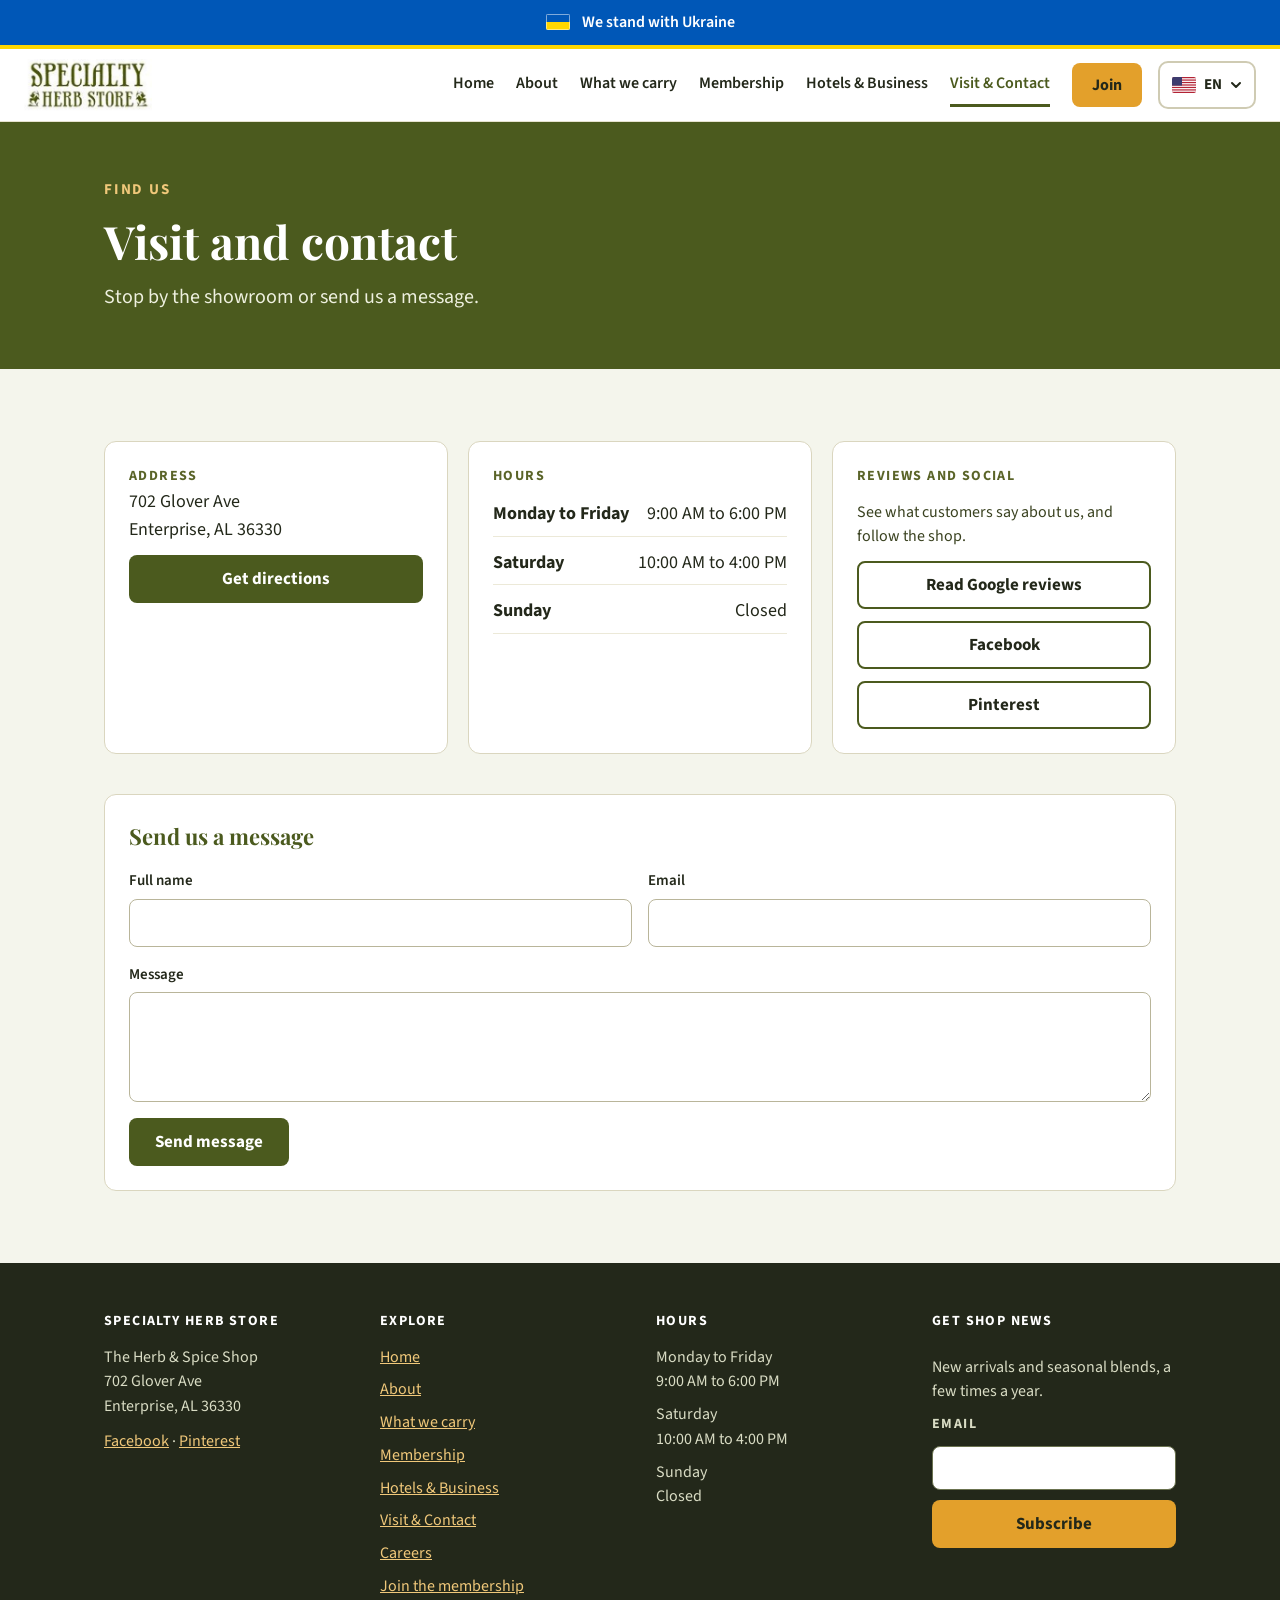
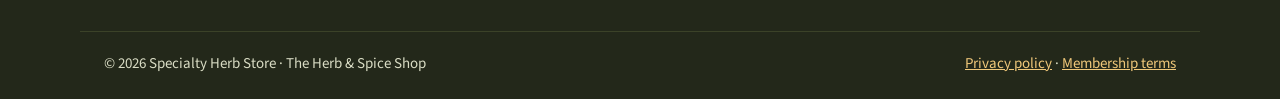
<file: contact.html>
<!DOCTYPE html>
<html lang="en">
<head>
<meta charset="utf-8">
<meta name="viewport" content="width=device-width, initial-scale=1">
<title data-i18n="tContact">Visit and Contact | Specialty Herb Store</title>
<meta name="theme-color" content="#4B5A1E">
<meta name="description" content="Visit Specialty Herb Store at 702 Glover Ave, Enterprise, AL 36330. Hours, directions and contact form.">

<link rel="icon" href="assets/logo.jpg">
<link rel="preconnect" href="https://fonts.googleapis.com">
<link rel="preconnect" href="https://fonts.gstatic.com" crossorigin>
<link href="https://fonts.googleapis.com/css2?family=Playfair+Display:wght@500;700&family=Source+Sans+3:wght@400;600;700&display=swap" rel="stylesheet">
<link rel="stylesheet" href="assets/style.css">
</head>
<body>
<div class="ukbar"><div class="wrap">
  <svg class="flag" aria-hidden="true" width="24" height="16" viewBox="0 0 24 16"><rect width="24" height="8" fill="#0057B7"/><rect y="8" width="24" height="8" fill="#FFD700"/><rect width="24" height="16" fill="none" stroke="#fff"/></svg>
  <span data-i18n="ukBar">We stand with Ukraine</span>
</div></div>
<header class="nav"><div class="wrap navbar">
  <a class="brand" href="index.html"><img src="assets/logo-wide.jpg" alt="Specialty Herb Store" height="52"></a>
  <nav class="nav-main" id="mainNav" aria-label="Main">
    <a class="l" data-i18n="nav1" href="index.html">Home</a><a class="l" data-i18n="nav2" href="about.html">About</a><a class="l" data-i18n="nav3" href="products.html">What we carry</a><a class="l" data-i18n="nav4" href="membership.html">Membership</a><a class="l" data-i18n="nav5" href="hotels.html">Hotels &amp; Business</a><a class="l" data-i18n="nav6" href="contact.html" aria-current="page">Visit &amp; Contact</a>
    <a class="btn btn-gold" data-i18n="navJoin" href="join.html">Join</a>
  </nav>
  <div class="nav-tools">
    <div class="langsel">
      <button type="button" class="langbtn" id="langBtn" aria-haspopup="true" aria-expanded="false" aria-controls="langMenu" aria-label="Language" data-i18n-aria="langLabel">
        <span class="fl" id="langFlag"><svg class="flag" aria-hidden="true" width="24" height="16" viewBox="0 0 24 16"><rect width="24" height="16" fill="#B22234"/><rect y="1.23" width="24" height="1.23" fill="#fff"/><rect y="3.69" width="24" height="1.23" fill="#fff"/><rect y="6.15" width="24" height="1.23" fill="#fff"/><rect y="8.62" width="24" height="1.23" fill="#fff"/><rect y="11.08" width="24" height="1.23" fill="#fff"/><rect y="13.54" width="24" height="1.23" fill="#fff"/><rect width="10" height="8.6" fill="#3C3B6E"/></svg></span><span id="langCode">EN</span>
        <svg class="chev" aria-hidden="true" width="12" height="12" viewBox="0 0 12 12" fill="none" stroke="currentColor" stroke-width="2" stroke-linecap="round" stroke-linejoin="round"><path d="M2 4l4 4 4-4"/></svg>
      </button>
      <ul class="langmenu" id="langMenu" role="menu" hidden><li role="none"><button type="button" role="menuitemradio" aria-checked="false" data-lang="en"><span class="fl"><svg class="flag" aria-hidden="true" width="24" height="16" viewBox="0 0 24 16"><rect width="24" height="16" fill="#B22234"/><rect y="1.23" width="24" height="1.23" fill="#fff"/><rect y="3.69" width="24" height="1.23" fill="#fff"/><rect y="6.15" width="24" height="1.23" fill="#fff"/><rect y="8.62" width="24" height="1.23" fill="#fff"/><rect y="11.08" width="24" height="1.23" fill="#fff"/><rect y="13.54" width="24" height="1.23" fill="#fff"/><rect width="10" height="8.6" fill="#3C3B6E"/></svg></span><span>English</span></button></li><li role="none"><button type="button" role="menuitemradio" aria-checked="false" data-lang="es"><span class="fl"><svg class="flag" aria-hidden="true" width="24" height="16" viewBox="0 0 24 16"><rect width="24" height="16" fill="#AA151B"/><rect y="4" width="24" height="8" fill="#F1BF00"/></svg></span><span>Español</span></button></li><li role="none"><button type="button" role="menuitemradio" aria-checked="false" data-lang="uk"><span class="fl"><svg class="flag" aria-hidden="true" width="24" height="16" viewBox="0 0 24 16"><rect width="24" height="8" fill="#0057B7"/><rect y="8" width="24" height="8" fill="#FFD700"/></svg></span><span>Українська</span></button></li></ul>
    </div>
    <button type="button" class="burger" id="burger" aria-expanded="false" aria-controls="mainNav" aria-label="Menu" data-i18n-aria="menuLabel">
      <svg aria-hidden="true" width="24" height="24" viewBox="0 0 24 24" fill="none" stroke="currentColor" stroke-width="2.4" stroke-linecap="round"><path class="b1" d="M4 6h16"/><path class="b2" d="M4 12h16"/><path class="b3" d="M4 18h16"/></svg>
    </button>
  </div>
</div></header>
<main>

<section class="phead"><div class="wrap"><div class="eyebrow" data-i18n="ctEyebrow">Find us</div><h1 data-i18n="ctTitle">Visit and contact</h1><p class="sub" data-i18n="ctSub">Stop by the showroom or send us a message.</p></div></section>
<section class="sec"><div class="wrap stack-lg">
  <div class="grid3">
  <div class="card">
    <div><div class="lbl" data-i18n="addressLabel">Address</div><div>702 Glover Ave<br>Enterprise, AL 36330</div></div>
    <a class="btn btn-olive" href="https://www.google.com/maps/search/?api=1&amp;query=702+Glover+Ave+Enterprise+AL+36330" data-i18n="directions">Get directions</a>
  </div>
  <div class="card"><div class="lbl" data-i18n="hoursLabel">Hours</div>
    <div class="hrs"><b data-i18n="hrDays1">Monday to Friday</b><span data-i18n="hrTime1">9:00 AM to 6:00 PM</span></div>
    <div class="hrs"><b data-i18n="hrDays2">Saturday</b><span data-i18n="hrTime2">10:00 AM to 4:00 PM</span></div>
    <div class="hrs"><b data-i18n="hrDays3">Sunday</b><span data-i18n="hrTime3">Closed</span></div>
  </div>
  <div class="card"><div class="lbl" data-i18n="followLabel">Reviews and social</div>
    <p class="note" data-i18n="reviewsText">See what customers say about us, and follow the shop.</p>
    <a class="btn btn-line" data-i18n="reviewsBtn" href="https://share.google/UCmNpq9O6fmSeWmAr">Read Google reviews</a>
    <a class="btn btn-line" href="https://www.facebook.com/pages/Herb-Spice-Shop/143938538973926">Facebook</a>
    <a class="btn btn-line" href="https://pinterest.com/specialtyherbs/">Pinterest</a>
  </div>
</div>
  <div class="fcard" id="contactForm">
  <h3 class="h3" data-i18n="contactTitle" style="color:var(--olive)">Send us a message</h3>
  <div class="ok" data-i18n="contactThanks" id="ctDone" hidden>Thank you. Your message has been sent and we will get back to you soon.</div>
  <form id="ctForm" style="display:flex;flex-direction:column;gap:16px" novalidate>
    <div class="row">
      <label class="f" for="t-name"><span data-i18n="name">Full name</span><input id="t-name" type="text" autocomplete="name"></label>
      <label class="f" for="t-email"><span data-i18n="email">Email</span><input id="t-email" type="email" autocomplete="email"></label>
    </div>
    <label class="f full" for="t-msg"><span data-i18n="message">Message</span><textarea id="t-msg"></textarea></label>
    <div id="ctErr" class="err" role="alert" hidden></div>
    <div><button class="btn btn-olive" data-i18n="send" type="submit" id="ctBtn">Send message</button></div>
  </form>
</div>
</div></section>

</main>
<footer class="foot">
<div class="wrap cols">
  <div>
    <h3>Specialty Herb Store</h3>
    <p>The Herb &amp; Spice Shop<br>702 Glover Ave<br>Enterprise, AL 36330</p>
    <p style="margin-top:10px"><a href="https://www.facebook.com/pages/Herb-Spice-Shop/143938538973926">Facebook</a> · <a href="https://pinterest.com/specialtyherbs/">Pinterest</a></p>
  </div>
  <div><h3 data-i18n="ftExplore">Explore</h3><ul><li><a data-i18n="nav1" href="index.html">Home</a></li><li><a data-i18n="nav2" href="about.html">About</a></li><li><a data-i18n="nav3" href="products.html">What we carry</a></li><li><a data-i18n="nav4" href="membership.html">Membership</a></li><li><a data-i18n="nav5" href="hotels.html">Hotels &amp; Business</a></li><li><a data-i18n="nav6" href="contact.html">Visit &amp; Contact</a></li><li><a data-i18n="careersLink" href="careers.html">Careers</a></li><li><a data-i18n="navJoinFull" href="join.html">Join the membership</a></li></ul></div>
  <div><h3 data-i18n="hoursLabel">Hours</h3>
    <ul>
      <li><span data-i18n="hrDays1">Monday to Friday</span><br><span data-i18n="hrTime1">9:00 AM to 6:00 PM</span></li>
      <li><span data-i18n="hrDays2">Saturday</span><br><span data-i18n="hrTime2">10:00 AM to 4:00 PM</span></li>
      <li><span data-i18n="hrDays3">Sunday</span><br><span data-i18n="hrTime3">Closed</span></li>
    </ul>
  </div>
  <div class="nl">
    <h3 data-i18n="nlTitle">Get shop news</h3>
    <p data-i18n="nlText">New arrivals and seasonal blends, a few times a year.</p>
    <div class="ok" data-i18n="nlThanks" id="nlDone" hidden>You are subscribed. Thank you!</div>
    <form id="nlForm" novalidate style="display:flex;flex-direction:column;gap:10px">
      <label for="n-email" class="lbl" style="color:#D9DCC4"><span data-i18n="email">Email</span></label>
      <input id="n-email" type="email" autocomplete="email">
      <button type="submit" id="nlBtn" class="btn btn-gold" data-i18n="nlBtn">Subscribe</button>
    </form>
    <div id="nlErr" class="err" role="alert" hidden></div>
  </div>
</div>
<div class="wrap bottom">
  <span>© 2026 Specialty Herb Store · The Herb &amp; Spice Shop</span>
  <span><a data-i18n="privacyLink" href="privacy.html">Privacy policy</a> · <a data-i18n="termsLink" href="terms.html">Membership terms</a></span>
</div>
</footer>
<script src="assets/i18n.js"></script>
<script src="assets/site.js"></script>
</body>
</html>
</file>
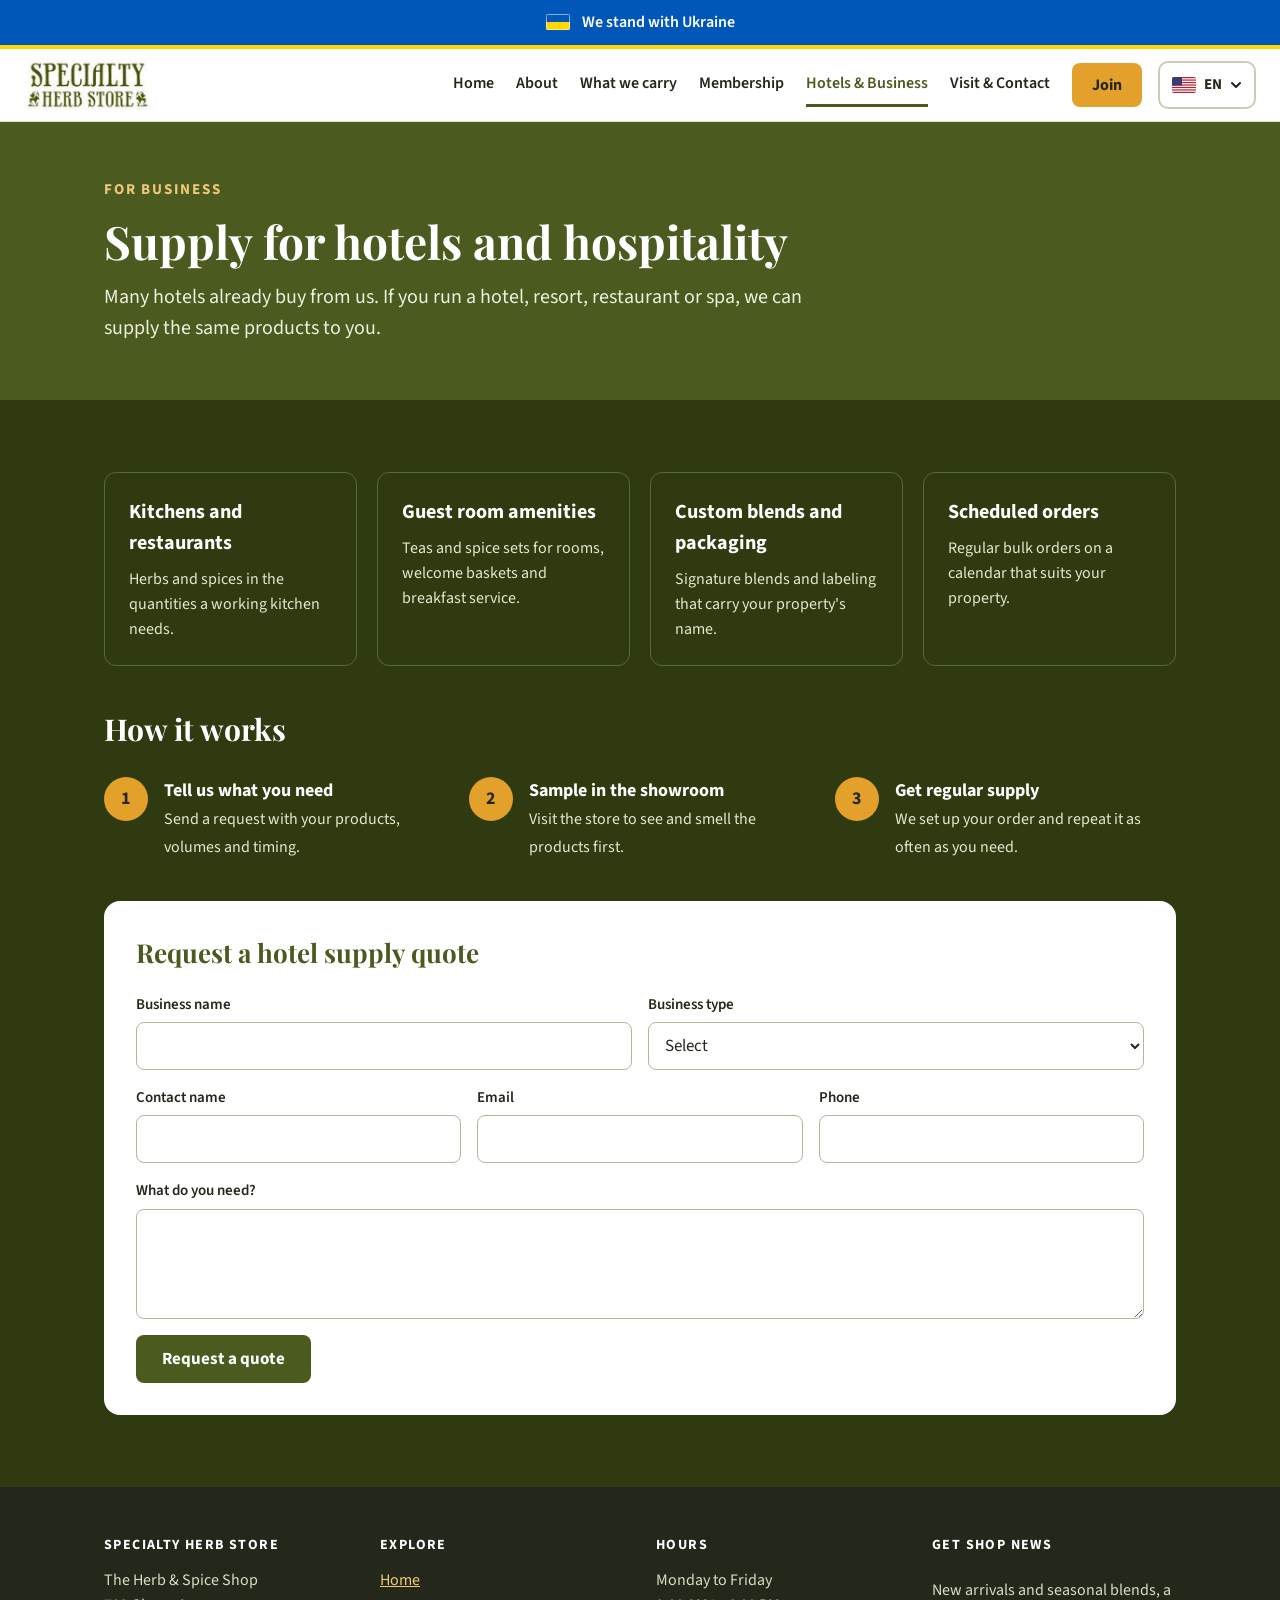
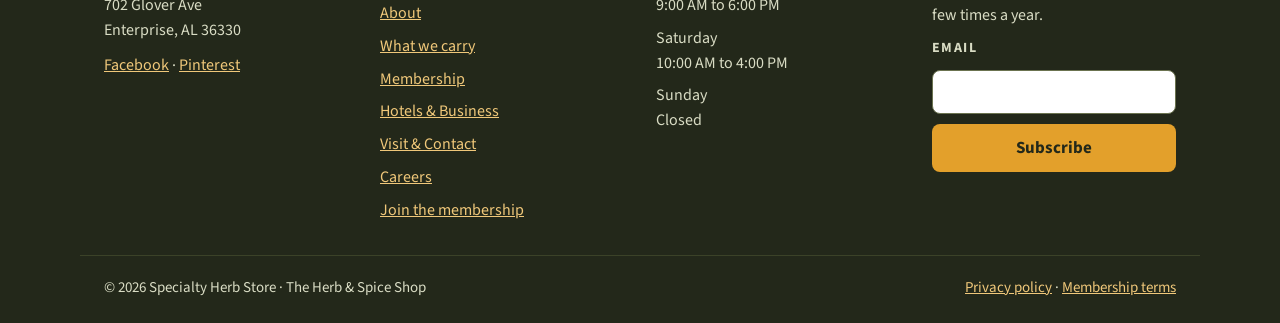
<file: hotels.html>
<!DOCTYPE html>
<html lang="en">
<head>
<meta charset="utf-8">
<meta name="viewport" content="width=device-width, initial-scale=1">
<title data-i18n="tHotels">Hotels and Business Supply | Specialty Herb Store</title>
<meta name="theme-color" content="#4B5A1E">
<meta name="description" content="Herb, spice and tea supply for hotels, resorts, restaurants and spas from Specialty Herb Store in Enterprise, Alabama.">

<link rel="icon" href="assets/logo.jpg">
<link rel="preconnect" href="https://fonts.googleapis.com">
<link rel="preconnect" href="https://fonts.gstatic.com" crossorigin>
<link href="https://fonts.googleapis.com/css2?family=Playfair+Display:wght@500;700&family=Source+Sans+3:wght@400;600;700&display=swap" rel="stylesheet">
<link rel="stylesheet" href="assets/style.css">
</head>
<body>
<div class="ukbar"><div class="wrap">
  <svg class="flag" aria-hidden="true" width="24" height="16" viewBox="0 0 24 16"><rect width="24" height="8" fill="#0057B7"/><rect y="8" width="24" height="8" fill="#FFD700"/><rect width="24" height="16" fill="none" stroke="#fff"/></svg>
  <span data-i18n="ukBar">We stand with Ukraine</span>
</div></div>
<header class="nav"><div class="wrap navbar">
  <a class="brand" href="index.html"><img src="assets/logo-wide.jpg" alt="Specialty Herb Store" height="52"></a>
  <nav class="nav-main" id="mainNav" aria-label="Main">
    <a class="l" data-i18n="nav1" href="index.html">Home</a><a class="l" data-i18n="nav2" href="about.html">About</a><a class="l" data-i18n="nav3" href="products.html">What we carry</a><a class="l" data-i18n="nav4" href="membership.html">Membership</a><a class="l" data-i18n="nav5" href="hotels.html" aria-current="page">Hotels &amp; Business</a><a class="l" data-i18n="nav6" href="contact.html">Visit &amp; Contact</a>
    <a class="btn btn-gold" data-i18n="navJoin" href="join.html">Join</a>
  </nav>
  <div class="nav-tools">
    <div class="langsel">
      <button type="button" class="langbtn" id="langBtn" aria-haspopup="true" aria-expanded="false" aria-controls="langMenu" aria-label="Language" data-i18n-aria="langLabel">
        <span class="fl" id="langFlag"><svg class="flag" aria-hidden="true" width="24" height="16" viewBox="0 0 24 16"><rect width="24" height="16" fill="#B22234"/><rect y="1.23" width="24" height="1.23" fill="#fff"/><rect y="3.69" width="24" height="1.23" fill="#fff"/><rect y="6.15" width="24" height="1.23" fill="#fff"/><rect y="8.62" width="24" height="1.23" fill="#fff"/><rect y="11.08" width="24" height="1.23" fill="#fff"/><rect y="13.54" width="24" height="1.23" fill="#fff"/><rect width="10" height="8.6" fill="#3C3B6E"/></svg></span><span id="langCode">EN</span>
        <svg class="chev" aria-hidden="true" width="12" height="12" viewBox="0 0 12 12" fill="none" stroke="currentColor" stroke-width="2" stroke-linecap="round" stroke-linejoin="round"><path d="M2 4l4 4 4-4"/></svg>
      </button>
      <ul class="langmenu" id="langMenu" role="menu" hidden><li role="none"><button type="button" role="menuitemradio" aria-checked="false" data-lang="en"><span class="fl"><svg class="flag" aria-hidden="true" width="24" height="16" viewBox="0 0 24 16"><rect width="24" height="16" fill="#B22234"/><rect y="1.23" width="24" height="1.23" fill="#fff"/><rect y="3.69" width="24" height="1.23" fill="#fff"/><rect y="6.15" width="24" height="1.23" fill="#fff"/><rect y="8.62" width="24" height="1.23" fill="#fff"/><rect y="11.08" width="24" height="1.23" fill="#fff"/><rect y="13.54" width="24" height="1.23" fill="#fff"/><rect width="10" height="8.6" fill="#3C3B6E"/></svg></span><span>English</span></button></li><li role="none"><button type="button" role="menuitemradio" aria-checked="false" data-lang="es"><span class="fl"><svg class="flag" aria-hidden="true" width="24" height="16" viewBox="0 0 24 16"><rect width="24" height="16" fill="#AA151B"/><rect y="4" width="24" height="8" fill="#F1BF00"/></svg></span><span>Español</span></button></li><li role="none"><button type="button" role="menuitemradio" aria-checked="false" data-lang="uk"><span class="fl"><svg class="flag" aria-hidden="true" width="24" height="16" viewBox="0 0 24 16"><rect width="24" height="8" fill="#0057B7"/><rect y="8" width="24" height="8" fill="#FFD700"/></svg></span><span>Українська</span></button></li></ul>
    </div>
    <button type="button" class="burger" id="burger" aria-expanded="false" aria-controls="mainNav" aria-label="Menu" data-i18n-aria="menuLabel">
      <svg aria-hidden="true" width="24" height="24" viewBox="0 0 24 24" fill="none" stroke="currentColor" stroke-width="2.4" stroke-linecap="round"><path class="b1" d="M4 6h16"/><path class="b2" d="M4 12h16"/><path class="b3" d="M4 18h16"/></svg>
    </button>
  </div>
</div></header>
<main>

<section class="phead"><div class="wrap"><div class="eyebrow" data-i18n="hotelEyebrow">For business</div><h1 data-i18n="hotelTitle">Supply for hotels and hospitality</h1><p class="sub" data-i18n="hotelIntro">Many hotels already buy from us. If you run a hotel, resort, restaurant or spa, we can supply the same products to you.</p></div></section>
<section class="sec" style="background:var(--olive-deep);color:#fff"><div class="wrap stack-lg">
  <div class="grid3" style="grid-template-columns:repeat(auto-fit,minmax(240px,1fr))"><div class="svc"><b data-i18n="svc1h">Kitchens and restaurants</b><span data-i18n="svc1p">Herbs and spices in the quantities a working kitchen needs.</span></div><div class="svc"><b data-i18n="svc2h">Guest room amenities</b><span data-i18n="svc2p">Teas and spice sets for rooms, welcome baskets and breakfast service.</span></div><div class="svc"><b data-i18n="svc3h">Custom blends and packaging</b><span data-i18n="svc3p">Signature blends and labeling that carry your property's name.</span></div><div class="svc"><b data-i18n="svc4h">Scheduled orders</b><span data-i18n="svc4p">Regular bulk orders on a calendar that suits your property.</span></div></div>
  <div class="stack"><h2 class="h3" data-i18n="stepsTitle" style="font-size:30px">How it works</h2><div class="steps on-dark"><div class="step"><div class="num">1</div><div><b data-i18n="hs1h">Tell us what you need</b><span data-i18n="hs1p">Send a request with your products, volumes and timing.</span></div></div><div class="step"><div class="num">2</div><div><b data-i18n="hs2h">Sample in the showroom</b><span data-i18n="hs2p">Visit the store to see and smell the products first.</span></div></div><div class="step"><div class="num">3</div><div><b data-i18n="hs3h">Get regular supply</b><span data-i18n="hs3p">We set up your order and repeat it as often as you need.</span></div></div></div></div>
  <div class="qcard" id="quote">
  <h3 class="h3" data-i18n="wsTitle" style="color:var(--olive)">Request a hotel supply quote</h3>
  <div class="ok" data-i18n="wsThanks" id="wsDone" hidden>Thank you. Your request has been received and a member of our team will contact you shortly.</div>
  <form id="wsForm" style="display:flex;flex-direction:column;gap:16px" novalidate>
    <div class="row">
      <label class="f" for="w-biz"><span data-i18n="wsBiz">Business name</span><input id="w-biz" type="text"></label>
      <label class="f" for="w-type"><span data-i18n="wsType">Business type</span><select id="w-type"><option value="" data-i18n="select">Select</option><option value="hotel" data-i18n="type1">Hotel</option><option value="resort" data-i18n="type2">Resort</option><option value="restaurant" data-i18n="type3">Restaurant</option><option value="spa" data-i18n="type4">Spa</option><option value="other" data-i18n="type5">Other</option></select></label>
    </div>
    <div class="row">
      <label class="f" for="w-name"><span data-i18n="wsContact">Contact name</span><input id="w-name" type="text" autocomplete="name"></label>
      <label class="f" for="w-email"><span data-i18n="email">Email</span><input id="w-email" type="email" autocomplete="email"></label>
      <label class="f" for="w-phone"><span data-i18n="phone">Phone</span><input id="w-phone" type="tel" autocomplete="tel"></label>
    </div>
    <label class="f full" for="w-needs"><span data-i18n="wsNeeds">What do you need?</span><textarea id="w-needs"></textarea></label>
    <div id="wsErr" class="err" role="alert" hidden></div>
    <div class="btns" style="align-items:center">
      <button class="btn btn-olive" data-i18n="wsSend" type="submit" id="wsBtn">Request a quote</button>
    </div>
  </form>
</div>
</div></section>

</main>
<footer class="foot">
<div class="wrap cols">
  <div>
    <h3>Specialty Herb Store</h3>
    <p>The Herb &amp; Spice Shop<br>702 Glover Ave<br>Enterprise, AL 36330</p>
    <p style="margin-top:10px"><a href="https://www.facebook.com/pages/Herb-Spice-Shop/143938538973926">Facebook</a> · <a href="https://pinterest.com/specialtyherbs/">Pinterest</a></p>
  </div>
  <div><h3 data-i18n="ftExplore">Explore</h3><ul><li><a data-i18n="nav1" href="index.html">Home</a></li><li><a data-i18n="nav2" href="about.html">About</a></li><li><a data-i18n="nav3" href="products.html">What we carry</a></li><li><a data-i18n="nav4" href="membership.html">Membership</a></li><li><a data-i18n="nav5" href="hotels.html">Hotels &amp; Business</a></li><li><a data-i18n="nav6" href="contact.html">Visit &amp; Contact</a></li><li><a data-i18n="careersLink" href="careers.html">Careers</a></li><li><a data-i18n="navJoinFull" href="join.html">Join the membership</a></li></ul></div>
  <div><h3 data-i18n="hoursLabel">Hours</h3>
    <ul>
      <li><span data-i18n="hrDays1">Monday to Friday</span><br><span data-i18n="hrTime1">9:00 AM to 6:00 PM</span></li>
      <li><span data-i18n="hrDays2">Saturday</span><br><span data-i18n="hrTime2">10:00 AM to 4:00 PM</span></li>
      <li><span data-i18n="hrDays3">Sunday</span><br><span data-i18n="hrTime3">Closed</span></li>
    </ul>
  </div>
  <div class="nl">
    <h3 data-i18n="nlTitle">Get shop news</h3>
    <p data-i18n="nlText">New arrivals and seasonal blends, a few times a year.</p>
    <div class="ok" data-i18n="nlThanks" id="nlDone" hidden>You are subscribed. Thank you!</div>
    <form id="nlForm" novalidate style="display:flex;flex-direction:column;gap:10px">
      <label for="n-email" class="lbl" style="color:#D9DCC4"><span data-i18n="email">Email</span></label>
      <input id="n-email" type="email" autocomplete="email">
      <button type="submit" id="nlBtn" class="btn btn-gold" data-i18n="nlBtn">Subscribe</button>
    </form>
    <div id="nlErr" class="err" role="alert" hidden></div>
  </div>
</div>
<div class="wrap bottom">
  <span>© 2026 Specialty Herb Store · The Herb &amp; Spice Shop</span>
  <span><a data-i18n="privacyLink" href="privacy.html">Privacy policy</a> · <a data-i18n="termsLink" href="terms.html">Membership terms</a></span>
</div>
</footer>
<script src="assets/i18n.js"></script>
<script src="assets/site.js"></script>
</body>
</html>
</file>
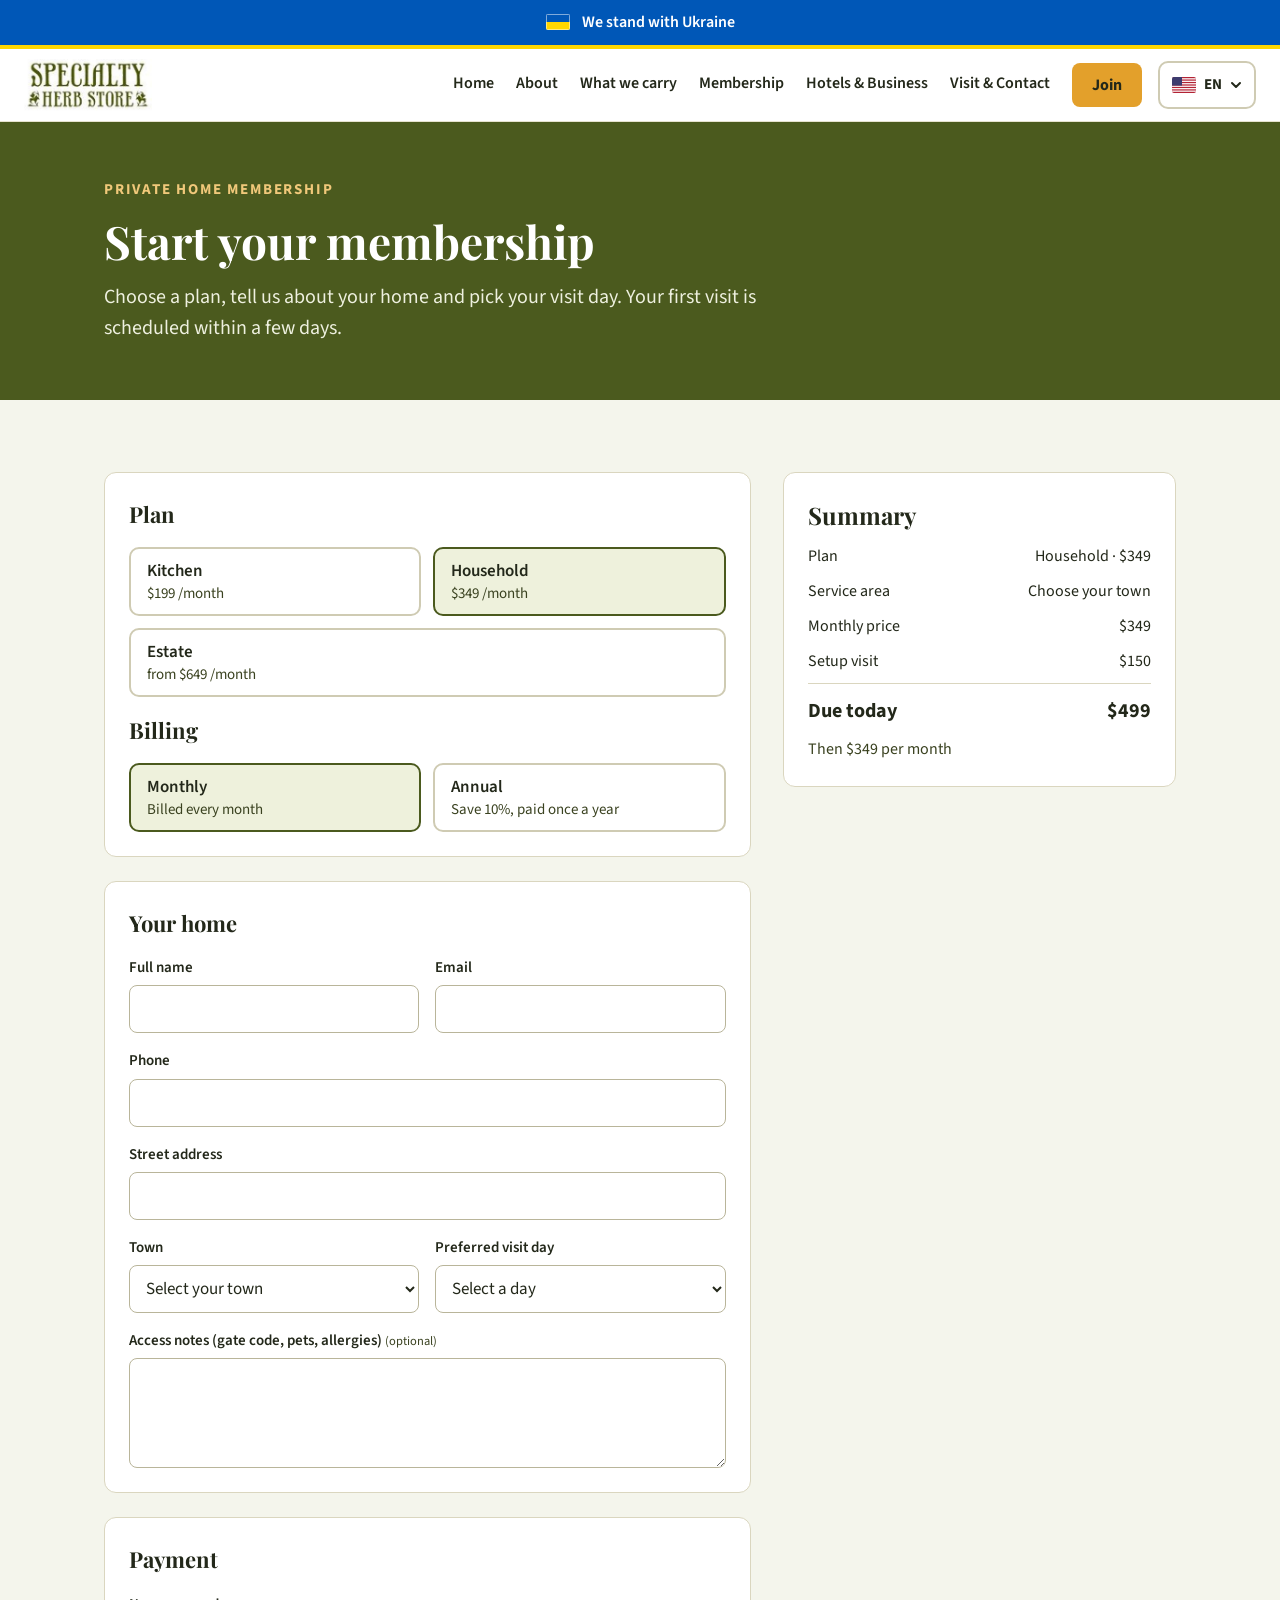
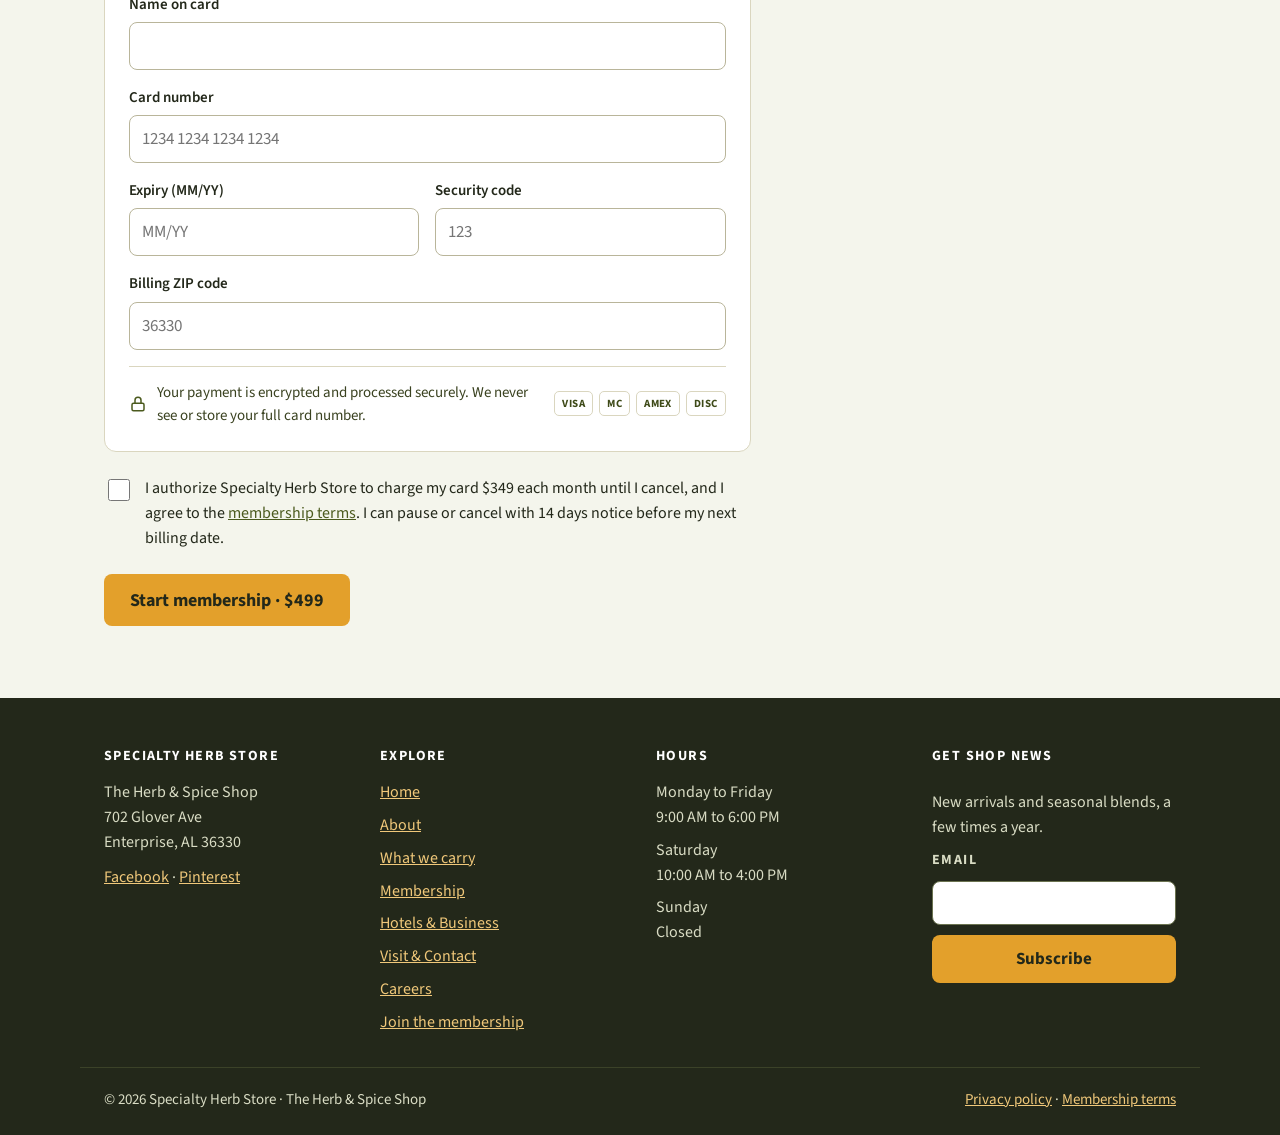
<file: join.html>
<!DOCTYPE html>
<html lang="en">
<head>
<meta charset="utf-8">
<meta name="viewport" content="width=device-width, initial-scale=1">
<title data-i18n="tJoin">Start Your Membership | Specialty Herb Store</title>
<meta name="theme-color" content="#4B5A1E">
<meta name="description" content="Start your private home membership with Specialty Herb Store.">

<link rel="icon" href="assets/logo.jpg">
<link rel="preconnect" href="https://fonts.googleapis.com">
<link rel="preconnect" href="https://fonts.gstatic.com" crossorigin>
<link href="https://fonts.googleapis.com/css2?family=Playfair+Display:wght@500;700&family=Source+Sans+3:wght@400;600;700&display=swap" rel="stylesheet">
<link rel="stylesheet" href="assets/style.css">
</head>
<body>
<div class="ukbar"><div class="wrap">
  <svg class="flag" aria-hidden="true" width="24" height="16" viewBox="0 0 24 16"><rect width="24" height="8" fill="#0057B7"/><rect y="8" width="24" height="8" fill="#FFD700"/><rect width="24" height="16" fill="none" stroke="#fff"/></svg>
  <span data-i18n="ukBar">We stand with Ukraine</span>
</div></div>
<header class="nav"><div class="wrap navbar">
  <a class="brand" href="index.html"><img src="assets/logo-wide.jpg" alt="Specialty Herb Store" height="52"></a>
  <nav class="nav-main" id="mainNav" aria-label="Main">
    <a class="l" data-i18n="nav1" href="index.html">Home</a><a class="l" data-i18n="nav2" href="about.html">About</a><a class="l" data-i18n="nav3" href="products.html">What we carry</a><a class="l" data-i18n="nav4" href="membership.html">Membership</a><a class="l" data-i18n="nav5" href="hotels.html">Hotels &amp; Business</a><a class="l" data-i18n="nav6" href="contact.html">Visit &amp; Contact</a>
    <a class="btn btn-gold" data-i18n="navJoin" href="join.html">Join</a>
  </nav>
  <div class="nav-tools">
    <div class="langsel">
      <button type="button" class="langbtn" id="langBtn" aria-haspopup="true" aria-expanded="false" aria-controls="langMenu" aria-label="Language" data-i18n-aria="langLabel">
        <span class="fl" id="langFlag"><svg class="flag" aria-hidden="true" width="24" height="16" viewBox="0 0 24 16"><rect width="24" height="16" fill="#B22234"/><rect y="1.23" width="24" height="1.23" fill="#fff"/><rect y="3.69" width="24" height="1.23" fill="#fff"/><rect y="6.15" width="24" height="1.23" fill="#fff"/><rect y="8.62" width="24" height="1.23" fill="#fff"/><rect y="11.08" width="24" height="1.23" fill="#fff"/><rect y="13.54" width="24" height="1.23" fill="#fff"/><rect width="10" height="8.6" fill="#3C3B6E"/></svg></span><span id="langCode">EN</span>
        <svg class="chev" aria-hidden="true" width="12" height="12" viewBox="0 0 12 12" fill="none" stroke="currentColor" stroke-width="2" stroke-linecap="round" stroke-linejoin="round"><path d="M2 4l4 4 4-4"/></svg>
      </button>
      <ul class="langmenu" id="langMenu" role="menu" hidden><li role="none"><button type="button" role="menuitemradio" aria-checked="false" data-lang="en"><span class="fl"><svg class="flag" aria-hidden="true" width="24" height="16" viewBox="0 0 24 16"><rect width="24" height="16" fill="#B22234"/><rect y="1.23" width="24" height="1.23" fill="#fff"/><rect y="3.69" width="24" height="1.23" fill="#fff"/><rect y="6.15" width="24" height="1.23" fill="#fff"/><rect y="8.62" width="24" height="1.23" fill="#fff"/><rect y="11.08" width="24" height="1.23" fill="#fff"/><rect y="13.54" width="24" height="1.23" fill="#fff"/><rect width="10" height="8.6" fill="#3C3B6E"/></svg></span><span>English</span></button></li><li role="none"><button type="button" role="menuitemradio" aria-checked="false" data-lang="es"><span class="fl"><svg class="flag" aria-hidden="true" width="24" height="16" viewBox="0 0 24 16"><rect width="24" height="16" fill="#AA151B"/><rect y="4" width="24" height="8" fill="#F1BF00"/></svg></span><span>Español</span></button></li><li role="none"><button type="button" role="menuitemradio" aria-checked="false" data-lang="uk"><span class="fl"><svg class="flag" aria-hidden="true" width="24" height="16" viewBox="0 0 24 16"><rect width="24" height="8" fill="#0057B7"/><rect y="8" width="24" height="8" fill="#FFD700"/></svg></span><span>Українська</span></button></li></ul>
    </div>
    <button type="button" class="burger" id="burger" aria-expanded="false" aria-controls="mainNav" aria-label="Menu" data-i18n-aria="menuLabel">
      <svg aria-hidden="true" width="24" height="24" viewBox="0 0 24 24" fill="none" stroke="currentColor" stroke-width="2.4" stroke-linecap="round"><path class="b1" d="M4 6h16"/><path class="b2" d="M4 12h16"/><path class="b3" d="M4 18h16"/></svg>
    </button>
  </div>
</div></header>
<main>

<section class="phead"><div class="wrap"><div class="eyebrow" data-i18n="jEyebrow">Private home membership</div><h1 data-i18n="joinTitle">Start your membership</h1><p class="sub" data-i18n="joinIntro">Choose a plan, tell us about your home and pick your visit day. Your first visit is scheduled within a few days.</p></div></section>
<section class="sec"><div class="wrap">
  <div id="joinFlow" class="join-grid">
    <form id="joinForm" class="join-form" novalidate>
      <div class="fcard">
        <h3 data-i18n="jPlan">Plan</h3>
        <div class="seg" id="planSeg" role="group"><button type="button" data-plan="kitchen" aria-pressed="false"><span data-i18n="planKitchen">Kitchen</span><small>$199 <span data-i18n="perMonth">/month</span></small></button><button type="button" data-plan="household" aria-pressed="false"><span data-i18n="planHousehold">Household</span><small>$349 <span data-i18n="perMonth">/month</span></small></button><button type="button" data-plan="estate" aria-pressed="false"><span data-i18n="planEstate">Estate</span><small><span data-i18n="from">from</span> $649 <span data-i18n="perMonth">/month</span></small></button></div>
        <h3 data-i18n="jBilling">Billing</h3>
        <div class="seg" id="cycleSeg" role="group">
          <button type="button" data-cycle="monthly" aria-pressed="false"><span data-i18n="billMonthly">Monthly</span><small><span data-i18n="billMonthlyNote">Billed every month</span></small></button>
          <button type="button" data-cycle="annual" aria-pressed="false"><span data-i18n="billAnnual">Annual</span><small><span data-i18n="billAnnualNote">Save 10%, paid once a year</span></small></button>
        </div>
      </div>
      <div class="fcard">
        <h3 data-i18n="jHome">Your home</h3>
        <div class="row">
          <label class="f" for="j-name"><span data-i18n="name">Full name</span><input id="j-name" type="text" autocomplete="name"></label>
          <label class="f" for="j-email"><span data-i18n="email">Email</span><input id="j-email" type="email" autocomplete="email"></label>
          <label class="f" for="j-phone"><span data-i18n="phone">Phone</span><input id="j-phone" type="tel" autocomplete="tel"></label>
        </div>
        <div class="row">
          <label class="f full" for="j-street"><span data-i18n="street">Street address</span><input id="j-street" type="text" autocomplete="street-address"></label>
          <label class="f" for="j-town"><span data-i18n="town">Town</span><select id="j-town"><option value="" data-i18n="selectTown">Select your town</option><option value="Enterprise">Enterprise</option><option value="Level Plains">Level Plains</option><option value="Clayhatchee">Clayhatchee</option><option value="Daleville">Daleville</option><option value="New Brockton">New Brockton</option><option value="Ozark">Ozark</option><option value="Elba">Elba</option><option value="Hartford">Hartford</option><option value="Dothan">Dothan</option><option value="Troy">Troy</option><option value="__other" data-i18n="otherTown">Other area</option></select></label>
          <label class="f" for="j-day"><span data-i18n="visitDay">Preferred visit day</span><select id="j-day"></select></label>
        </div>
        <label class="f full" for="j-notes"><span><span data-i18n="access">Access notes (gate code, pets, allergies)</span> <small data-i18n="optional">(optional)</small></span><textarea id="j-notes"></textarea></label>
      </div>
      <div class="fcard" id="payCard">
        <h3 data-i18n="jPay">Payment</h3>
        <label class="f full" for="c-name"><span data-i18n="cardName">Name on card</span><input id="c-name" type="text" autocomplete="cc-name"></label>
        <label class="f full" for="c-num"><span data-i18n="cardNum">Card number</span><input id="c-num" type="text" inputmode="numeric" placeholder="1234 1234 1234 1234" autocomplete="cc-number" maxlength="23"><span class="brandout" id="brandOut" aria-live="polite"></span></label>
        <div class="row">
          <label class="f" for="c-exp"><span data-i18n="cardExp">Expiry (MM/YY)</span><input id="c-exp" type="text" inputmode="numeric" placeholder="MM/YY" autocomplete="cc-exp" maxlength="5"></label>
          <label class="f" for="c-cvc"><span data-i18n="cardCvc">Security code</span><input id="c-cvc" type="text" inputmode="numeric" placeholder="123" autocomplete="cc-csc" maxlength="4"></label>
          <label class="f" for="c-zip"><span data-i18n="billZip">Billing ZIP code</span><input id="c-zip" type="text" inputmode="numeric" placeholder="36330" autocomplete="postal-code" maxlength="10"></label>
        </div>
        <div class="secure"><svg aria-hidden="true" width="18" height="18" viewBox="0 0 24 24" fill="none" stroke="currentColor" stroke-width="2" stroke-linecap="round" stroke-linejoin="round"><rect x="4" y="11" width="16" height="10" rx="2"/><path d="M8 11V7a4 4 0 0 1 8 0v4"/></svg><span data-i18n="secureNote">Your payment is encrypted and processed securely. We never see or store your full card number.</span><span class="cards" aria-hidden="true"><b>VISA</b><b>MC</b><b>AMEX</b><b>DISC</b></span></div>
      </div>
      <label class="chk" for="j-auth"><input id="j-auth" type="checkbox"><span id="authText"></span></label>
      <div id="joinErr" class="err" role="alert" hidden></div>
      <div><button id="joinBtn" type="submit" class="btn btn-gold" style="min-height:52px;font-size:18px"></button></div>
    </form>
    <aside class="sum" aria-live="polite">
      <h3 class="h3" data-i18n="summary" style="font-size:24px">Summary</h3>
      <div id="sumBody" style="display:flex;flex-direction:column;gap:10px"></div>
    </aside>
  </div>
  <div id="joinDone" class="confirm" hidden>
    <h2 class="h2" data-i18n="cfTitle" style="font-size:34px">Welcome to the membership</h2>
    <div class="lbl" data-i18n="cfNo">Membership number</div>
    <div id="cfNum" style="font-size:26px;font-weight:700"></div>
    <p id="cfL1"></p><p id="cfL2"></p><p id="cfL3"></p>
    <div id="cfLines" style="border-top:1px solid var(--line);padding-top:12px;display:flex;flex-direction:column;gap:6px;max-width:460px"></div>
    <div><a class="btn btn-olive" data-i18n="backHome" href="index.html">Back to home</a></div>
  </div>
</div></section>

</main>
<footer class="foot">
<div class="wrap cols">
  <div>
    <h3>Specialty Herb Store</h3>
    <p>The Herb &amp; Spice Shop<br>702 Glover Ave<br>Enterprise, AL 36330</p>
    <p style="margin-top:10px"><a href="https://www.facebook.com/pages/Herb-Spice-Shop/143938538973926">Facebook</a> · <a href="https://pinterest.com/specialtyherbs/">Pinterest</a></p>
  </div>
  <div><h3 data-i18n="ftExplore">Explore</h3><ul><li><a data-i18n="nav1" href="index.html">Home</a></li><li><a data-i18n="nav2" href="about.html">About</a></li><li><a data-i18n="nav3" href="products.html">What we carry</a></li><li><a data-i18n="nav4" href="membership.html">Membership</a></li><li><a data-i18n="nav5" href="hotels.html">Hotels &amp; Business</a></li><li><a data-i18n="nav6" href="contact.html">Visit &amp; Contact</a></li><li><a data-i18n="careersLink" href="careers.html">Careers</a></li><li><a data-i18n="navJoinFull" href="join.html">Join the membership</a></li></ul></div>
  <div><h3 data-i18n="hoursLabel">Hours</h3>
    <ul>
      <li><span data-i18n="hrDays1">Monday to Friday</span><br><span data-i18n="hrTime1">9:00 AM to 6:00 PM</span></li>
      <li><span data-i18n="hrDays2">Saturday</span><br><span data-i18n="hrTime2">10:00 AM to 4:00 PM</span></li>
      <li><span data-i18n="hrDays3">Sunday</span><br><span data-i18n="hrTime3">Closed</span></li>
    </ul>
  </div>
  <div class="nl">
    <h3 data-i18n="nlTitle">Get shop news</h3>
    <p data-i18n="nlText">New arrivals and seasonal blends, a few times a year.</p>
    <div class="ok" data-i18n="nlThanks" id="nlDone" hidden>You are subscribed. Thank you!</div>
    <form id="nlForm" novalidate style="display:flex;flex-direction:column;gap:10px">
      <label for="n-email" class="lbl" style="color:#D9DCC4"><span data-i18n="email">Email</span></label>
      <input id="n-email" type="email" autocomplete="email">
      <button type="submit" id="nlBtn" class="btn btn-gold" data-i18n="nlBtn">Subscribe</button>
    </form>
    <div id="nlErr" class="err" role="alert" hidden></div>
  </div>
</div>
<div class="wrap bottom">
  <span>© 2026 Specialty Herb Store · The Herb &amp; Spice Shop</span>
  <span><a data-i18n="privacyLink" href="privacy.html">Privacy policy</a> · <a data-i18n="termsLink" href="terms.html">Membership terms</a></span>
</div>
</footer>
<script src="assets/i18n.js"></script>
<script src="assets/site.js"></script>
</body>
</html>
</file>
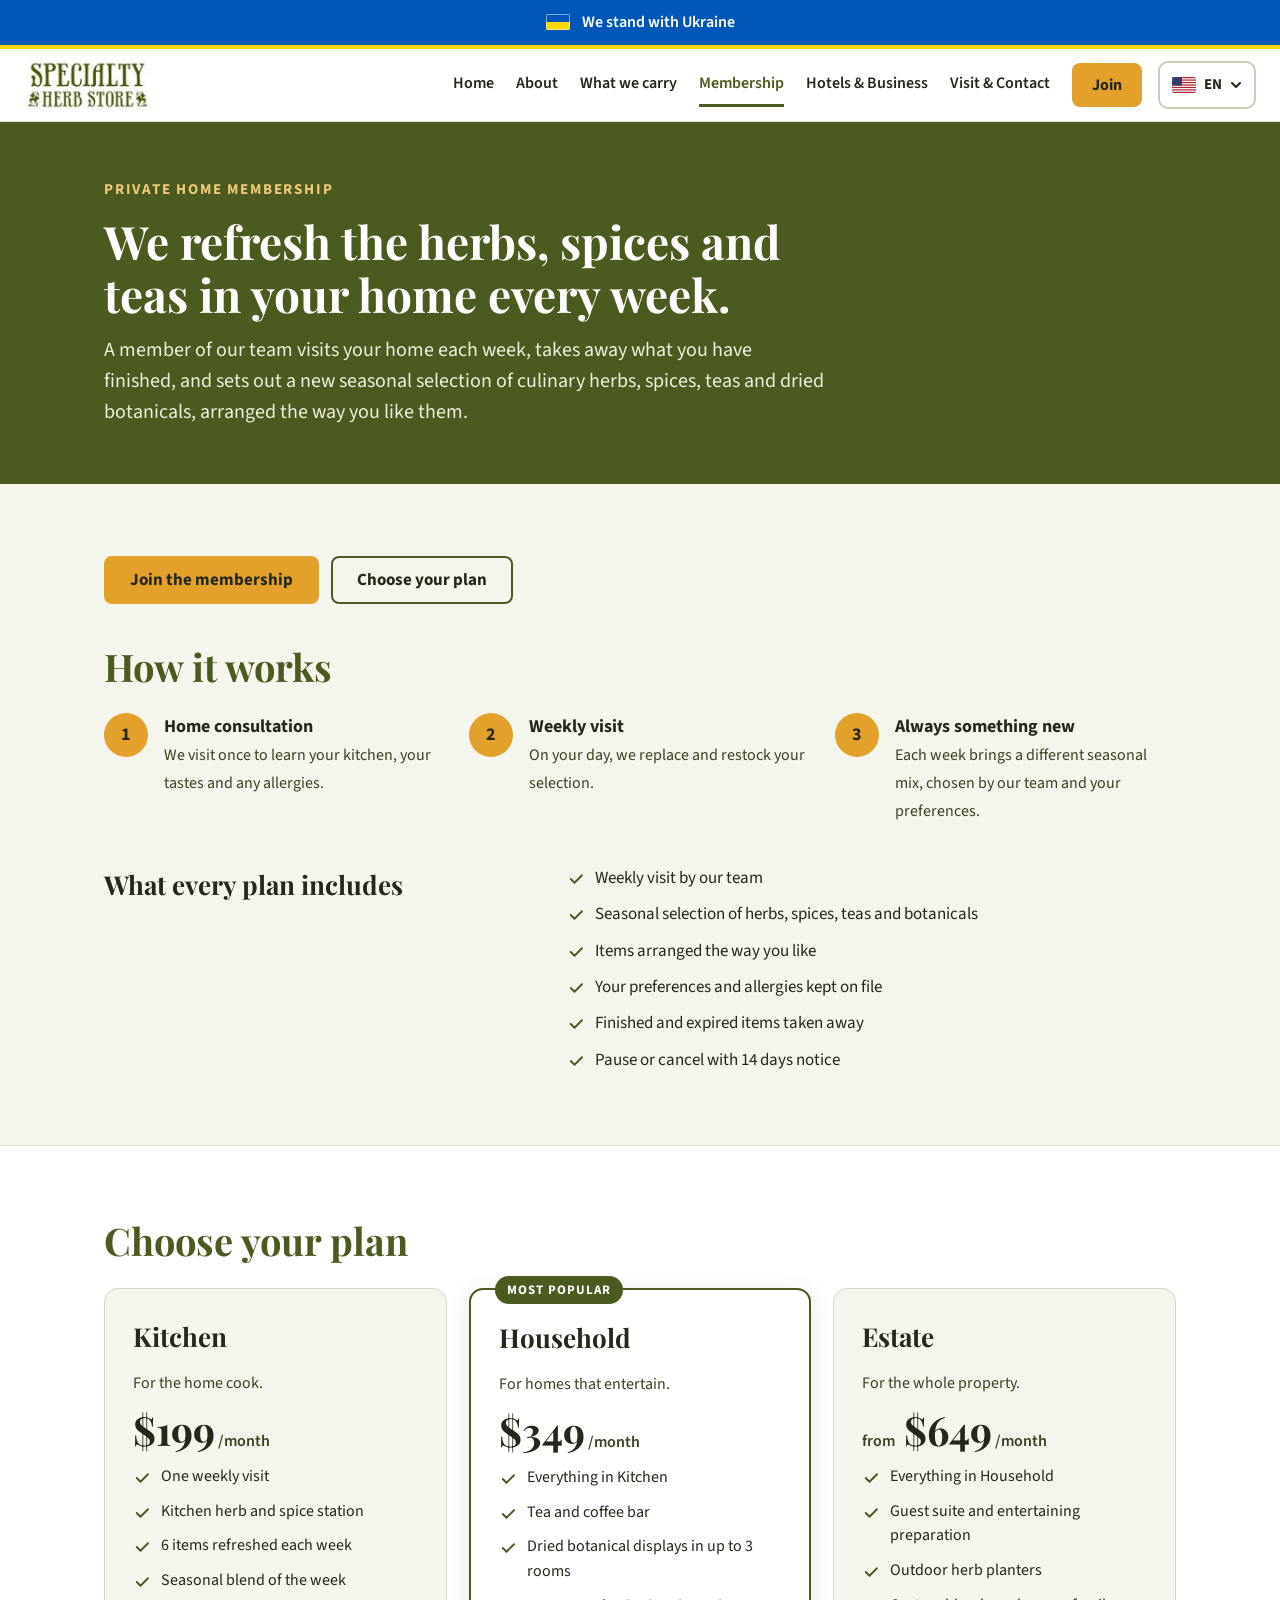
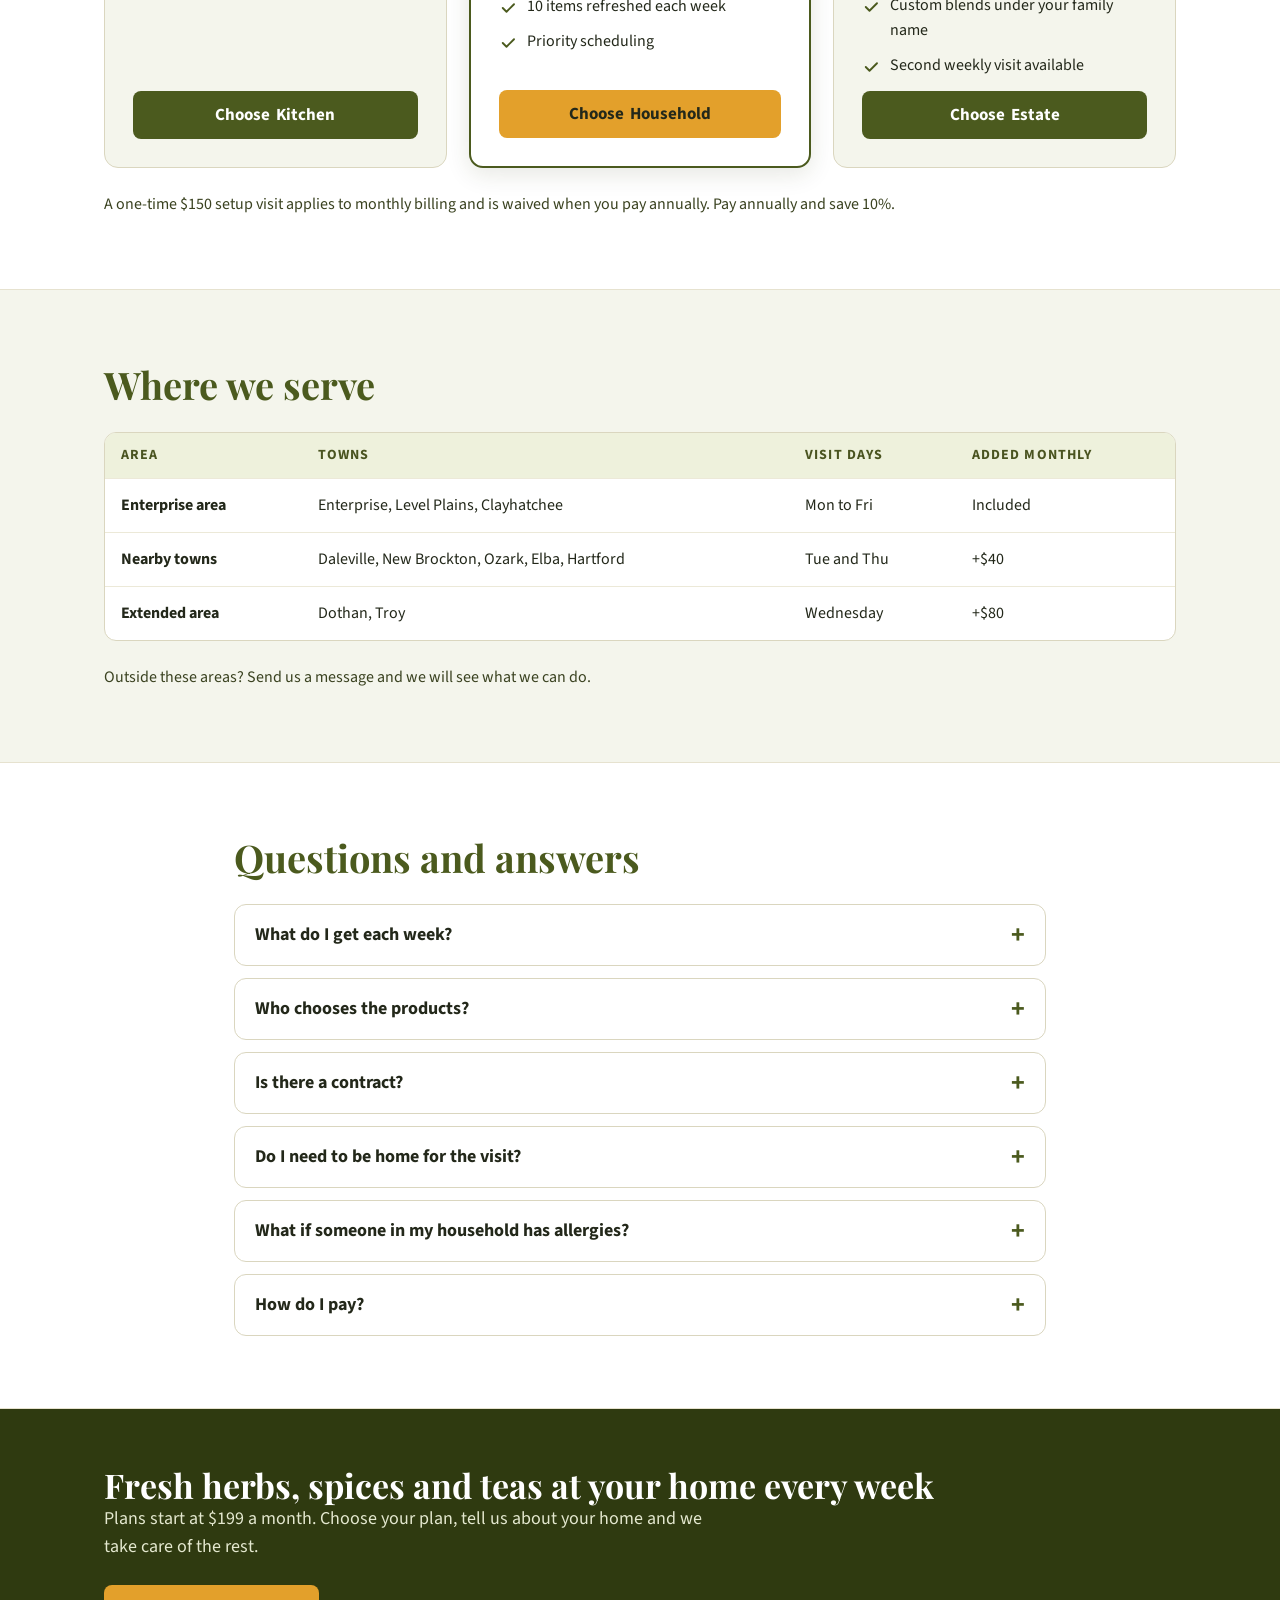
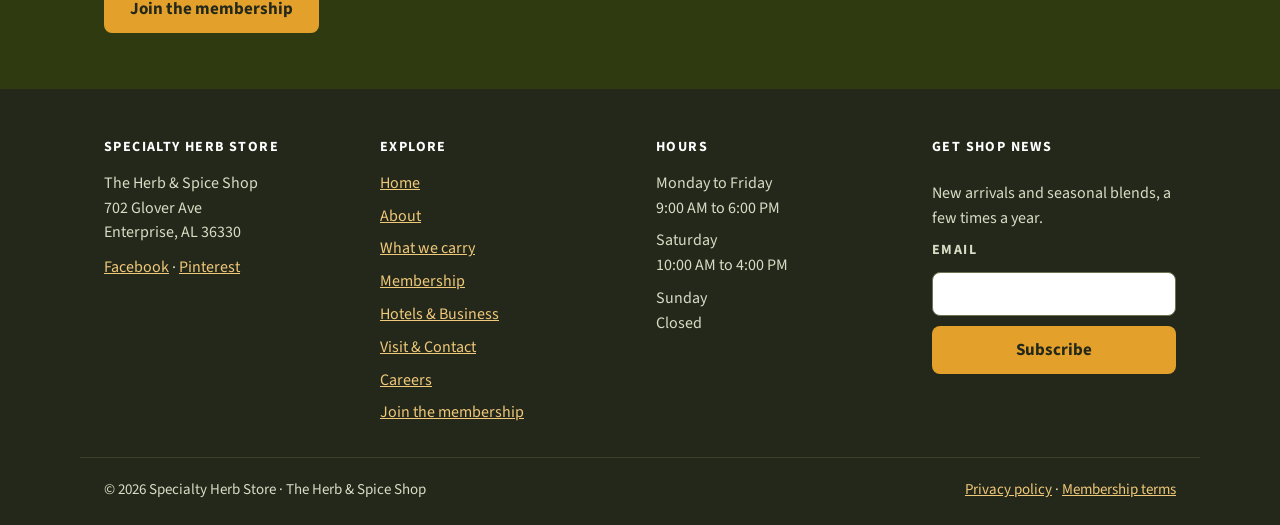
<file: membership.html>
<!DOCTYPE html>
<html lang="en">
<head>
<meta charset="utf-8">
<meta name="viewport" content="width=device-width, initial-scale=1">
<title data-i18n="tMembership">Private Home Membership | Specialty Herb Store</title>
<meta name="theme-color" content="#4B5A1E">
<meta name="description" content="Private home membership from Specialty Herb Store: a weekly visit that refreshes the herbs, spices and teas in your home.">

<link rel="icon" href="assets/logo.jpg">
<link rel="preconnect" href="https://fonts.googleapis.com">
<link rel="preconnect" href="https://fonts.gstatic.com" crossorigin>
<link href="https://fonts.googleapis.com/css2?family=Playfair+Display:wght@500;700&family=Source+Sans+3:wght@400;600;700&display=swap" rel="stylesheet">
<link rel="stylesheet" href="assets/style.css">
</head>
<body>
<div class="ukbar"><div class="wrap">
  <svg class="flag" aria-hidden="true" width="24" height="16" viewBox="0 0 24 16"><rect width="24" height="8" fill="#0057B7"/><rect y="8" width="24" height="8" fill="#FFD700"/><rect width="24" height="16" fill="none" stroke="#fff"/></svg>
  <span data-i18n="ukBar">We stand with Ukraine</span>
</div></div>
<header class="nav"><div class="wrap navbar">
  <a class="brand" href="index.html"><img src="assets/logo-wide.jpg" alt="Specialty Herb Store" height="52"></a>
  <nav class="nav-main" id="mainNav" aria-label="Main">
    <a class="l" data-i18n="nav1" href="index.html">Home</a><a class="l" data-i18n="nav2" href="about.html">About</a><a class="l" data-i18n="nav3" href="products.html">What we carry</a><a class="l" data-i18n="nav4" href="membership.html" aria-current="page">Membership</a><a class="l" data-i18n="nav5" href="hotels.html">Hotels &amp; Business</a><a class="l" data-i18n="nav6" href="contact.html">Visit &amp; Contact</a>
    <a class="btn btn-gold" data-i18n="navJoin" href="join.html">Join</a>
  </nav>
  <div class="nav-tools">
    <div class="langsel">
      <button type="button" class="langbtn" id="langBtn" aria-haspopup="true" aria-expanded="false" aria-controls="langMenu" aria-label="Language" data-i18n-aria="langLabel">
        <span class="fl" id="langFlag"><svg class="flag" aria-hidden="true" width="24" height="16" viewBox="0 0 24 16"><rect width="24" height="16" fill="#B22234"/><rect y="1.23" width="24" height="1.23" fill="#fff"/><rect y="3.69" width="24" height="1.23" fill="#fff"/><rect y="6.15" width="24" height="1.23" fill="#fff"/><rect y="8.62" width="24" height="1.23" fill="#fff"/><rect y="11.08" width="24" height="1.23" fill="#fff"/><rect y="13.54" width="24" height="1.23" fill="#fff"/><rect width="10" height="8.6" fill="#3C3B6E"/></svg></span><span id="langCode">EN</span>
        <svg class="chev" aria-hidden="true" width="12" height="12" viewBox="0 0 12 12" fill="none" stroke="currentColor" stroke-width="2" stroke-linecap="round" stroke-linejoin="round"><path d="M2 4l4 4 4-4"/></svg>
      </button>
      <ul class="langmenu" id="langMenu" role="menu" hidden><li role="none"><button type="button" role="menuitemradio" aria-checked="false" data-lang="en"><span class="fl"><svg class="flag" aria-hidden="true" width="24" height="16" viewBox="0 0 24 16"><rect width="24" height="16" fill="#B22234"/><rect y="1.23" width="24" height="1.23" fill="#fff"/><rect y="3.69" width="24" height="1.23" fill="#fff"/><rect y="6.15" width="24" height="1.23" fill="#fff"/><rect y="8.62" width="24" height="1.23" fill="#fff"/><rect y="11.08" width="24" height="1.23" fill="#fff"/><rect y="13.54" width="24" height="1.23" fill="#fff"/><rect width="10" height="8.6" fill="#3C3B6E"/></svg></span><span>English</span></button></li><li role="none"><button type="button" role="menuitemradio" aria-checked="false" data-lang="es"><span class="fl"><svg class="flag" aria-hidden="true" width="24" height="16" viewBox="0 0 24 16"><rect width="24" height="16" fill="#AA151B"/><rect y="4" width="24" height="8" fill="#F1BF00"/></svg></span><span>Español</span></button></li><li role="none"><button type="button" role="menuitemradio" aria-checked="false" data-lang="uk"><span class="fl"><svg class="flag" aria-hidden="true" width="24" height="16" viewBox="0 0 24 16"><rect width="24" height="8" fill="#0057B7"/><rect y="8" width="24" height="8" fill="#FFD700"/></svg></span><span>Українська</span></button></li></ul>
    </div>
    <button type="button" class="burger" id="burger" aria-expanded="false" aria-controls="mainNav" aria-label="Menu" data-i18n-aria="menuLabel">
      <svg aria-hidden="true" width="24" height="24" viewBox="0 0 24 24" fill="none" stroke="currentColor" stroke-width="2.4" stroke-linecap="round"><path class="b1" d="M4 6h16"/><path class="b2" d="M4 12h16"/><path class="b3" d="M4 18h16"/></svg>
    </button>
  </div>
</div></header>
<main>

<section class="phead"><div class="wrap"><div class="eyebrow" data-i18n="memEyebrow">Private home membership</div><h1 data-i18n="memTitle">We refresh the herbs, spices and teas in your home every week.</h1><p class="sub" data-i18n="memIntro">A member of our team visits your home each week, takes away what you have finished, and sets out a new seasonal selection of culinary herbs, spices, teas and dried botanicals, arranged the way you like them.</p></div></section>
<section class="sec"><div class="wrap stack-lg">
  <div class="btns"><a class="btn btn-gold" data-i18n="bandBtn" href="join.html">Join the membership</a><a class="btn btn-line" href="#plans" data-i18n="plansTitle">Choose your plan</a></div>
  <div class="stack"><h2 class="h2" data-i18n="howTitle">How it works</h2><div class="steps"><div class="step"><div class="num">1</div><div><b data-i18n="how1h">Home consultation</b><span data-i18n="how1p">We visit once to learn your kitchen, your tastes and any allergies.</span></div></div><div class="step"><div class="num">2</div><div><b data-i18n="how2h">Weekly visit</b><span data-i18n="how2p">On your day, we replace and restock your selection.</span></div></div><div class="step"><div class="num">3</div><div><b data-i18n="how3h">Always something new</b><span data-i18n="how3p">Each week brings a different seasonal mix, chosen by our team and your preferences.</span></div></div></div></div>
  <div class="two"><div class="a"><h3 class="h3" data-i18n="incTitle">What every plan includes</h3></div><div class="b"><ul class="ticks"><li><span data-i18n="inc1">Weekly visit by our team</span></li><li><span data-i18n="inc2">Seasonal selection of herbs, spices, teas and botanicals</span></li><li><span data-i18n="inc3">Items arranged the way you like</span></li><li><span data-i18n="inc4">Your preferences and allergies kept on file</span></li><li><span data-i18n="inc5">Finished and expired items taken away</span></li><li><span data-i18n="inc6">Pause or cancel with 14 days notice</span></li></ul></div></div>
</div></section>
<section class="sec white" id="plans"><div class="wrap stack">
  <h2 class="h2" data-i18n="plansTitle">Choose your plan</h2>
  <div class="plans"><div class="plan"><h3 data-i18n="planKitchen">Kitchen</h3><p class="note" data-i18n="kBlurb">For the home cook.</p>
<div class="price">$199<small> <span data-i18n="perMonth">/month</span></small></div>
<ul class="ticks"><li><span data-i18n="f_kitchen_1">One weekly visit</span></li><li><span data-i18n="f_kitchen_2">Kitchen herb and spice station</span></li><li><span data-i18n="f_kitchen_3">6 items refreshed each week</span></li><li><span data-i18n="f_kitchen_4">Seasonal blend of the week</span></li></ul><a class="btn btn-olive" href="join.html?plan=kitchen"><span data-i18n="choose">Choose</span> <span data-i18n="planKitchen">Kitchen</span></a></div><div class="plan feat"><div class="tag" data-i18n="popular">Most popular</div><h3 data-i18n="planHousehold">Household</h3><p class="note" data-i18n="hBlurb">For homes that entertain.</p>
<div class="price">$349<small> <span data-i18n="perMonth">/month</span></small></div>
<ul class="ticks"><li><span data-i18n="f_household_1">Everything in Kitchen</span></li><li><span data-i18n="f_household_2">Tea and coffee bar</span></li><li><span data-i18n="f_household_3">Dried botanical displays in up to 3 rooms</span></li><li><span data-i18n="f_household_4">10 items refreshed each week</span></li><li><span data-i18n="f_household_5">Priority scheduling</span></li></ul><a class="btn btn-gold" href="join.html?plan=household"><span data-i18n="choose">Choose</span> <span data-i18n="planHousehold">Household</span></a></div><div class="plan"><h3 data-i18n="planEstate">Estate</h3><p class="note" data-i18n="eBlurb">For the whole property.</p>
<div class="price"><small data-i18n="from">from</small> $649<small> <span data-i18n="perMonth">/month</span></small></div>
<ul class="ticks"><li><span data-i18n="f_estate_1">Everything in Household</span></li><li><span data-i18n="f_estate_2">Guest suite and entertaining preparation</span></li><li><span data-i18n="f_estate_3">Outdoor herb planters</span></li><li><span data-i18n="f_estate_4">Custom blends under your family name</span></li><li><span data-i18n="f_estate_5">Second weekly visit available</span></li></ul><a class="btn btn-olive" href="join.html?plan=estate"><span data-i18n="choose">Choose</span> <span data-i18n="planEstate">Estate</span></a></div></div>
  <p class="note" data-i18n="priceNote">A one-time $150 setup visit applies to monthly billing and is waived when you pay annually. Pay annually and save 10%.</p>
</div></section>
<section class="sec"><div class="wrap stack">
  <h2 class="h2" data-i18n="zonesTitle">Where we serve</h2>
  <div class="tbl"><table><thead><tr><th data-i18n="zcol1">Area</th><th data-i18n="zcol2">Towns</th><th data-i18n="zcol3">Visit days</th><th data-i18n="zcol4">Added monthly</th></tr></thead><tbody><tr><td data-lbl-key="zcol1"><b><span data-i18n="zoneName1">Enterprise area</span></b></td><td data-lbl-key="zcol2">Enterprise, Level Plains, Clayhatchee</td><td data-lbl-key="zcol3"><span data-i18n="zoneDays1">Mon to Fri</span></td><td data-lbl-key="zcol4"><span data-i18n="included">Included</span></td></tr><tr><td data-lbl-key="zcol1"><b><span data-i18n="zoneName2">Nearby towns</span></b></td><td data-lbl-key="zcol2">Daleville, New Brockton, Ozark, Elba, Hartford</td><td data-lbl-key="zcol3"><span data-i18n="zoneDays2">Tue and Thu</span></td><td data-lbl-key="zcol4">+$40</td></tr><tr><td data-lbl-key="zcol1"><b><span data-i18n="zoneName3">Extended area</span></b></td><td data-lbl-key="zcol2">Dothan, Troy</td><td data-lbl-key="zcol3"><span data-i18n="zoneDays3">Wednesday</span></td><td data-lbl-key="zcol4">+$80</td></tr></tbody></table></div>
  <p class="note" data-i18n="zonesNote">Outside these areas? Send us a message and we will see what we can do.</p>
</div></section>
<section class="sec white"><div class="wrap stack" style="max-width:860px">
  <h2 class="h2" data-i18n="faqTitle">Questions and answers</h2>
  <div><details><summary><span data-i18n="q1q">What do I get each week?</span></summary><p data-i18n="q1a">A visit from our team during your visit day. We take away what you have finished and set out a new seasonal selection of herbs, spices, teas and dried botanicals for the areas covered by your plan.</p></details><details><summary><span data-i18n="q2q">Who chooses the products?</span></summary><p data-i18n="q2a">Our team chooses the weekly selection, guided by the tastes, allergies and preferences you share with us at your home consultation. You can change them at any time.</p></details><details><summary><span data-i18n="q3q">Is there a contract?</span></summary><p data-i18n="q3a">No long-term contract. Monthly plans can be paused or cancelled with 14 days notice before your next billing date. Annual plans can be cancelled before the renewal date.</p></details><details><summary><span data-i18n="q4q">Do I need to be home for the visit?</span></summary><p data-i18n="q4a">No. Tell us how to enter and about any pets or alarms, and we will let ourselves in at your chosen time window, or you can be there to let us in.</p></details><details><summary><span data-i18n="q5q">What if someone in my household has allergies?</span></summary><p data-i18n="q5a">Tell us at signup and at any time. We keep these notes on file and choose products with them in mind. Please keep reading product labels as usual.</p></details><details><summary><span data-i18n="q6q">How do I pay?</span></summary><p data-i18n="q6a">By credit card. Monthly plans are charged each month on the date you join. Annual plans are charged once a year and save 10%.</p></details></div>
</div></section>
<section class="band"><div class="wrap">
  <div><h2 data-i18n="bandTitle">Fresh herbs, spices and teas at your home every week</h2><p data-i18n="bandText">Plans start at $199 a month. Choose your plan, tell us about your home and we take care of the rest.</p></div>
  <a class="btn btn-gold" data-i18n="bandBtn" href="join.html">Join the membership</a>
</div></section>

</main>
<footer class="foot">
<div class="wrap cols">
  <div>
    <h3>Specialty Herb Store</h3>
    <p>The Herb &amp; Spice Shop<br>702 Glover Ave<br>Enterprise, AL 36330</p>
    <p style="margin-top:10px"><a href="https://www.facebook.com/pages/Herb-Spice-Shop/143938538973926">Facebook</a> · <a href="https://pinterest.com/specialtyherbs/">Pinterest</a></p>
  </div>
  <div><h3 data-i18n="ftExplore">Explore</h3><ul><li><a data-i18n="nav1" href="index.html">Home</a></li><li><a data-i18n="nav2" href="about.html">About</a></li><li><a data-i18n="nav3" href="products.html">What we carry</a></li><li><a data-i18n="nav4" href="membership.html">Membership</a></li><li><a data-i18n="nav5" href="hotels.html">Hotels &amp; Business</a></li><li><a data-i18n="nav6" href="contact.html">Visit &amp; Contact</a></li><li><a data-i18n="careersLink" href="careers.html">Careers</a></li><li><a data-i18n="navJoinFull" href="join.html">Join the membership</a></li></ul></div>
  <div><h3 data-i18n="hoursLabel">Hours</h3>
    <ul>
      <li><span data-i18n="hrDays1">Monday to Friday</span><br><span data-i18n="hrTime1">9:00 AM to 6:00 PM</span></li>
      <li><span data-i18n="hrDays2">Saturday</span><br><span data-i18n="hrTime2">10:00 AM to 4:00 PM</span></li>
      <li><span data-i18n="hrDays3">Sunday</span><br><span data-i18n="hrTime3">Closed</span></li>
    </ul>
  </div>
  <div class="nl">
    <h3 data-i18n="nlTitle">Get shop news</h3>
    <p data-i18n="nlText">New arrivals and seasonal blends, a few times a year.</p>
    <div class="ok" data-i18n="nlThanks" id="nlDone" hidden>You are subscribed. Thank you!</div>
    <form id="nlForm" novalidate style="display:flex;flex-direction:column;gap:10px">
      <label for="n-email" class="lbl" style="color:#D9DCC4"><span data-i18n="email">Email</span></label>
      <input id="n-email" type="email" autocomplete="email">
      <button type="submit" id="nlBtn" class="btn btn-gold" data-i18n="nlBtn">Subscribe</button>
    </form>
    <div id="nlErr" class="err" role="alert" hidden></div>
  </div>
</div>
<div class="wrap bottom">
  <span>© 2026 Specialty Herb Store · The Herb &amp; Spice Shop</span>
  <span><a data-i18n="privacyLink" href="privacy.html">Privacy policy</a> · <a data-i18n="termsLink" href="terms.html">Membership terms</a></span>
</div>
</footer>
<script src="assets/i18n.js"></script>
<script src="assets/site.js"></script>
</body>
</html>
</file>
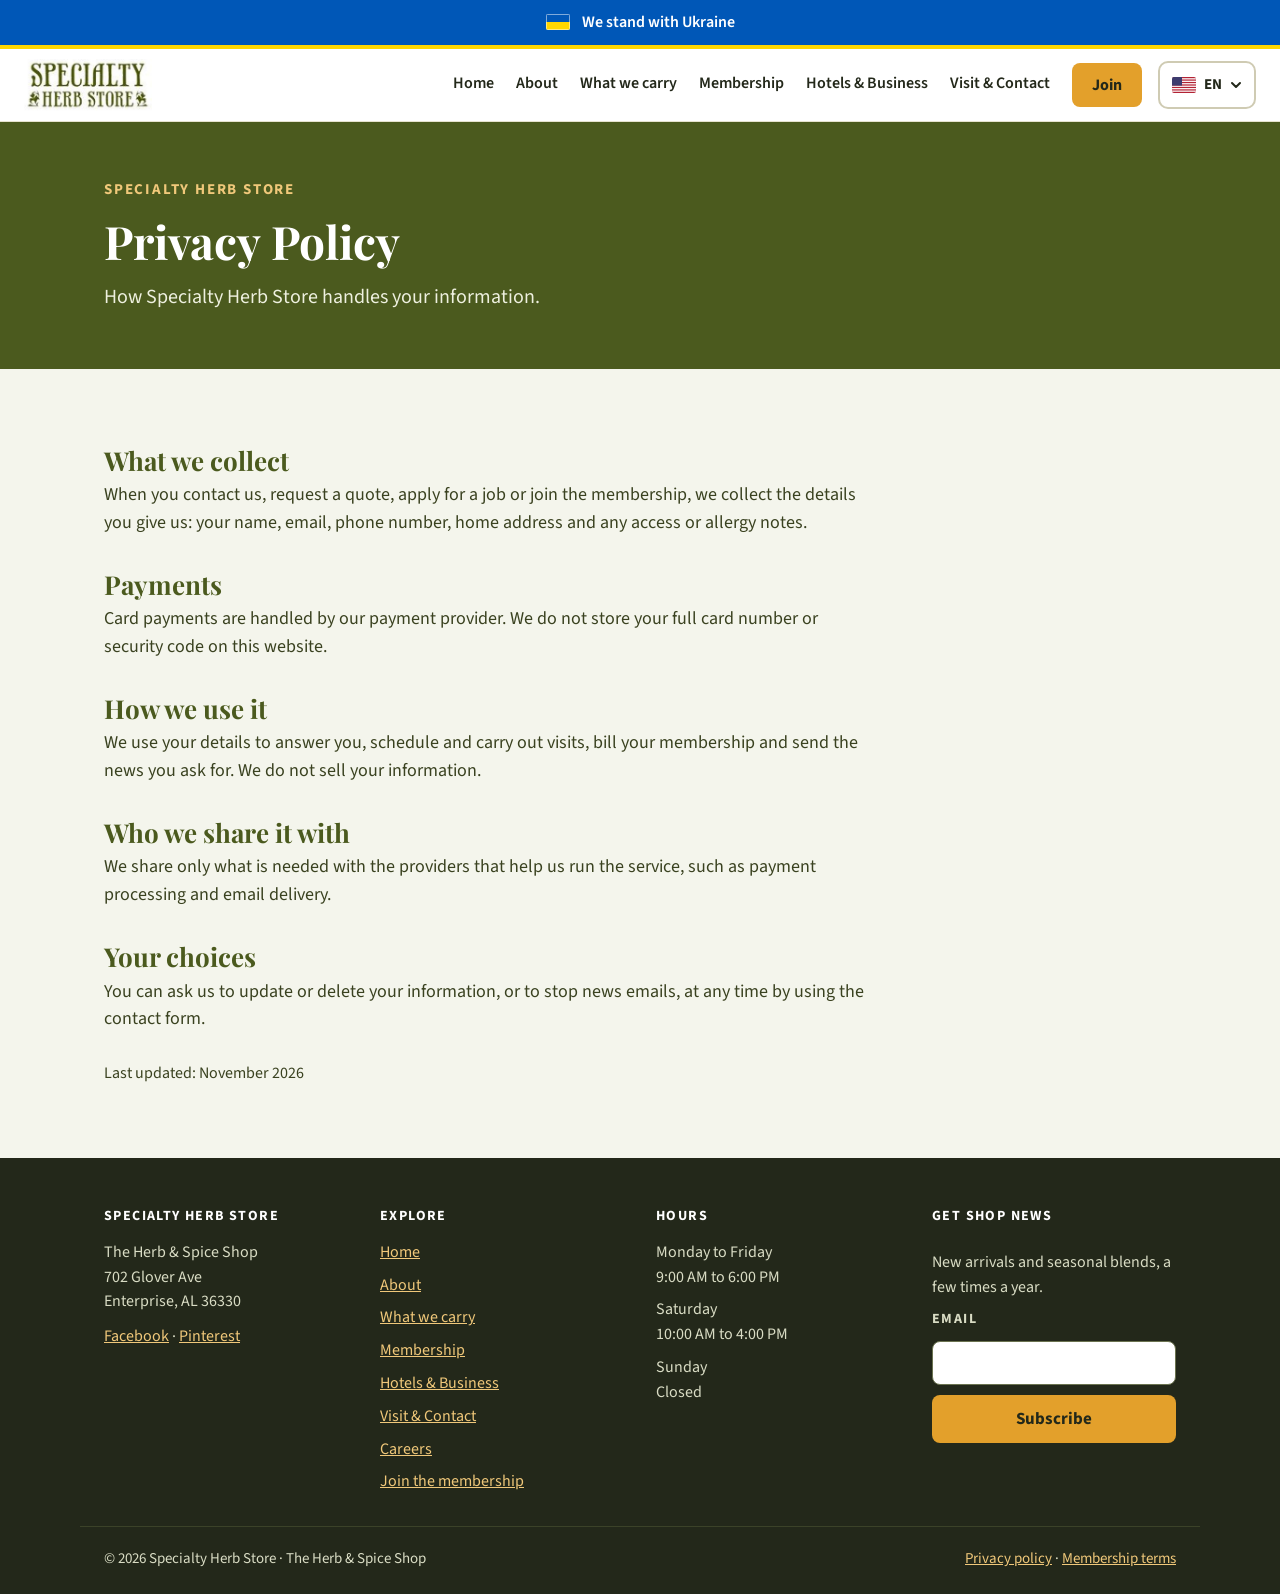
<file: privacy.html>
<!DOCTYPE html>
<html lang="en">
<head>
<meta charset="utf-8">
<meta name="viewport" content="width=device-width, initial-scale=1">
<title data-i18n="tPrivacy">Privacy Policy | Specialty Herb Store</title>
<meta name="theme-color" content="#4B5A1E">
<meta name="description" content="Privacy Policy">

<link rel="icon" href="assets/logo.jpg">
<link rel="preconnect" href="https://fonts.googleapis.com">
<link rel="preconnect" href="https://fonts.gstatic.com" crossorigin>
<link href="https://fonts.googleapis.com/css2?family=Playfair+Display:wght@500;700&family=Source+Sans+3:wght@400;600;700&display=swap" rel="stylesheet">
<link rel="stylesheet" href="assets/style.css">
</head>
<body>
<div class="ukbar"><div class="wrap">
  <svg class="flag" aria-hidden="true" width="24" height="16" viewBox="0 0 24 16"><rect width="24" height="8" fill="#0057B7"/><rect y="8" width="24" height="8" fill="#FFD700"/><rect width="24" height="16" fill="none" stroke="#fff"/></svg>
  <span data-i18n="ukBar">We stand with Ukraine</span>
</div></div>
<header class="nav"><div class="wrap navbar">
  <a class="brand" href="index.html"><img src="assets/logo-wide.jpg" alt="Specialty Herb Store" height="52"></a>
  <nav class="nav-main" id="mainNav" aria-label="Main">
    <a class="l" data-i18n="nav1" href="index.html">Home</a><a class="l" data-i18n="nav2" href="about.html">About</a><a class="l" data-i18n="nav3" href="products.html">What we carry</a><a class="l" data-i18n="nav4" href="membership.html">Membership</a><a class="l" data-i18n="nav5" href="hotels.html">Hotels &amp; Business</a><a class="l" data-i18n="nav6" href="contact.html">Visit &amp; Contact</a>
    <a class="btn btn-gold" data-i18n="navJoin" href="join.html">Join</a>
  </nav>
  <div class="nav-tools">
    <div class="langsel">
      <button type="button" class="langbtn" id="langBtn" aria-haspopup="true" aria-expanded="false" aria-controls="langMenu" aria-label="Language" data-i18n-aria="langLabel">
        <span class="fl" id="langFlag"><svg class="flag" aria-hidden="true" width="24" height="16" viewBox="0 0 24 16"><rect width="24" height="16" fill="#B22234"/><rect y="1.23" width="24" height="1.23" fill="#fff"/><rect y="3.69" width="24" height="1.23" fill="#fff"/><rect y="6.15" width="24" height="1.23" fill="#fff"/><rect y="8.62" width="24" height="1.23" fill="#fff"/><rect y="11.08" width="24" height="1.23" fill="#fff"/><rect y="13.54" width="24" height="1.23" fill="#fff"/><rect width="10" height="8.6" fill="#3C3B6E"/></svg></span><span id="langCode">EN</span>
        <svg class="chev" aria-hidden="true" width="12" height="12" viewBox="0 0 12 12" fill="none" stroke="currentColor" stroke-width="2" stroke-linecap="round" stroke-linejoin="round"><path d="M2 4l4 4 4-4"/></svg>
      </button>
      <ul class="langmenu" id="langMenu" role="menu" hidden><li role="none"><button type="button" role="menuitemradio" aria-checked="false" data-lang="en"><span class="fl"><svg class="flag" aria-hidden="true" width="24" height="16" viewBox="0 0 24 16"><rect width="24" height="16" fill="#B22234"/><rect y="1.23" width="24" height="1.23" fill="#fff"/><rect y="3.69" width="24" height="1.23" fill="#fff"/><rect y="6.15" width="24" height="1.23" fill="#fff"/><rect y="8.62" width="24" height="1.23" fill="#fff"/><rect y="11.08" width="24" height="1.23" fill="#fff"/><rect y="13.54" width="24" height="1.23" fill="#fff"/><rect width="10" height="8.6" fill="#3C3B6E"/></svg></span><span>English</span></button></li><li role="none"><button type="button" role="menuitemradio" aria-checked="false" data-lang="es"><span class="fl"><svg class="flag" aria-hidden="true" width="24" height="16" viewBox="0 0 24 16"><rect width="24" height="16" fill="#AA151B"/><rect y="4" width="24" height="8" fill="#F1BF00"/></svg></span><span>Español</span></button></li><li role="none"><button type="button" role="menuitemradio" aria-checked="false" data-lang="uk"><span class="fl"><svg class="flag" aria-hidden="true" width="24" height="16" viewBox="0 0 24 16"><rect width="24" height="8" fill="#0057B7"/><rect y="8" width="24" height="8" fill="#FFD700"/></svg></span><span>Українська</span></button></li></ul>
    </div>
    <button type="button" class="burger" id="burger" aria-expanded="false" aria-controls="mainNav" aria-label="Menu" data-i18n-aria="menuLabel">
      <svg aria-hidden="true" width="24" height="24" viewBox="0 0 24 24" fill="none" stroke="currentColor" stroke-width="2.4" stroke-linecap="round"><path class="b1" d="M4 6h16"/><path class="b2" d="M4 12h16"/><path class="b3" d="M4 18h16"/></svg>
    </button>
  </div>
</div></header>
<main>

<section class="phead"><div class="wrap"><div class="eyebrow" data-i18n="legalEyebrow">Specialty Herb Store</div><h1 data-i18n="tPrivacyH">Privacy Policy</h1><p class="sub" data-i18n="pvIntro">How Specialty Herb Store handles your information.</p></div></section>
<section class="sec"><div class="wrap"><div class="legal"><div><h2 data-i18n="pv1h">What we collect</h2><p data-i18n="pv1p">When you contact us, request a quote, apply for a job or join the membership, we collect the details you give us: your name, email, phone number, home address and any access or allergy notes.</p></div><div><h2 data-i18n="pv2h">Payments</h2><p data-i18n="pv2p">Card payments are handled by our payment provider. We do not store your full card number or security code on this website.</p></div><div><h2 data-i18n="pv3h">How we use it</h2><p data-i18n="pv3p">We use your details to answer you, schedule and carry out visits, bill your membership and send the news you ask for. We do not sell your information.</p></div><div><h2 data-i18n="pv4h">Who we share it with</h2><p data-i18n="pv4p">We share only what is needed with the providers that help us run the service, such as payment processing and email delivery.</p></div><div><h2 data-i18n="pv5h">Your choices</h2><p data-i18n="pv5p">You can ask us to update or delete your information, or to stop news emails, at any time by using the contact form.</p></div><p class="note" data-i18n="legalUpdated">Last updated: November 2026</p></div></div></section>

</main>
<footer class="foot">
<div class="wrap cols">
  <div>
    <h3>Specialty Herb Store</h3>
    <p>The Herb &amp; Spice Shop<br>702 Glover Ave<br>Enterprise, AL 36330</p>
    <p style="margin-top:10px"><a href="https://www.facebook.com/pages/Herb-Spice-Shop/143938538973926">Facebook</a> · <a href="https://pinterest.com/specialtyherbs/">Pinterest</a></p>
  </div>
  <div><h3 data-i18n="ftExplore">Explore</h3><ul><li><a data-i18n="nav1" href="index.html">Home</a></li><li><a data-i18n="nav2" href="about.html">About</a></li><li><a data-i18n="nav3" href="products.html">What we carry</a></li><li><a data-i18n="nav4" href="membership.html">Membership</a></li><li><a data-i18n="nav5" href="hotels.html">Hotels &amp; Business</a></li><li><a data-i18n="nav6" href="contact.html">Visit &amp; Contact</a></li><li><a data-i18n="careersLink" href="careers.html">Careers</a></li><li><a data-i18n="navJoinFull" href="join.html">Join the membership</a></li></ul></div>
  <div><h3 data-i18n="hoursLabel">Hours</h3>
    <ul>
      <li><span data-i18n="hrDays1">Monday to Friday</span><br><span data-i18n="hrTime1">9:00 AM to 6:00 PM</span></li>
      <li><span data-i18n="hrDays2">Saturday</span><br><span data-i18n="hrTime2">10:00 AM to 4:00 PM</span></li>
      <li><span data-i18n="hrDays3">Sunday</span><br><span data-i18n="hrTime3">Closed</span></li>
    </ul>
  </div>
  <div class="nl">
    <h3 data-i18n="nlTitle">Get shop news</h3>
    <p data-i18n="nlText">New arrivals and seasonal blends, a few times a year.</p>
    <div class="ok" data-i18n="nlThanks" id="nlDone" hidden>You are subscribed. Thank you!</div>
    <form id="nlForm" novalidate style="display:flex;flex-direction:column;gap:10px">
      <label for="n-email" class="lbl" style="color:#D9DCC4"><span data-i18n="email">Email</span></label>
      <input id="n-email" type="email" autocomplete="email">
      <button type="submit" id="nlBtn" class="btn btn-gold" data-i18n="nlBtn">Subscribe</button>
    </form>
    <div id="nlErr" class="err" role="alert" hidden></div>
  </div>
</div>
<div class="wrap bottom">
  <span>© 2026 Specialty Herb Store · The Herb &amp; Spice Shop</span>
  <span><a data-i18n="privacyLink" href="privacy.html">Privacy policy</a> · <a data-i18n="termsLink" href="terms.html">Membership terms</a></span>
</div>
</footer>
<script src="assets/i18n.js"></script>
<script src="assets/site.js"></script>
</body>
</html>
</file>
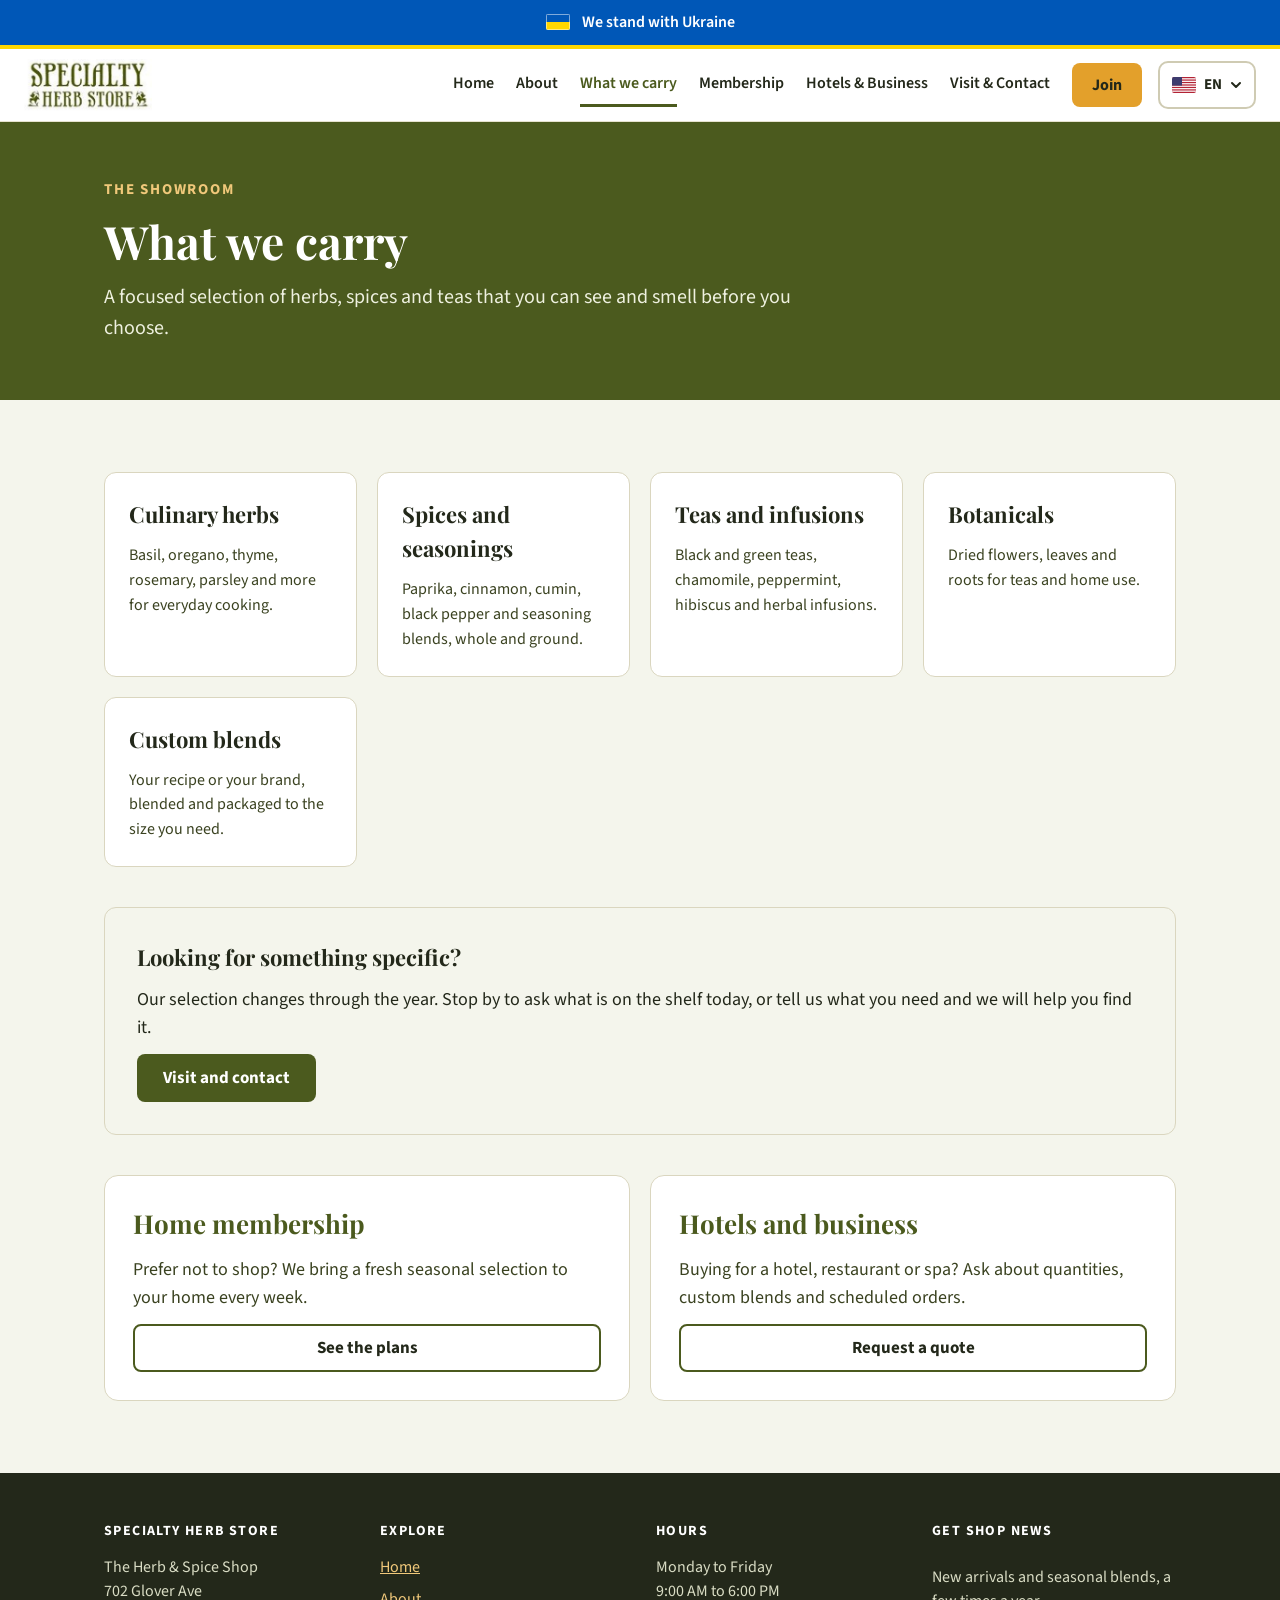
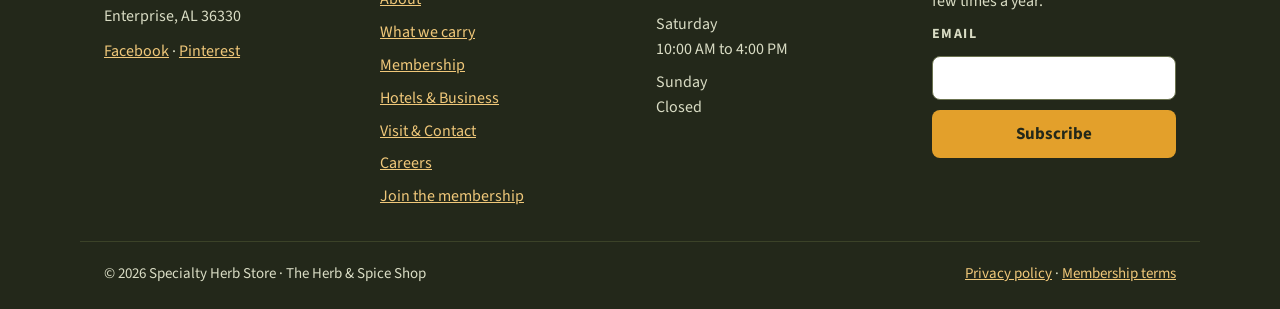
<file: products.html>
<!DOCTYPE html>
<html lang="en">
<head>
<meta charset="utf-8">
<meta name="viewport" content="width=device-width, initial-scale=1">
<title data-i18n="tProducts">What We Carry | Specialty Herb Store</title>
<meta name="theme-color" content="#4B5A1E">
<meta name="description" content="Herbs, spices, teas and custom blends at the Specialty Herb Store showroom in Enterprise, Alabama.">

<link rel="icon" href="assets/logo.jpg">
<link rel="preconnect" href="https://fonts.googleapis.com">
<link rel="preconnect" href="https://fonts.gstatic.com" crossorigin>
<link href="https://fonts.googleapis.com/css2?family=Playfair+Display:wght@500;700&family=Source+Sans+3:wght@400;600;700&display=swap" rel="stylesheet">
<link rel="stylesheet" href="assets/style.css">
</head>
<body>
<div class="ukbar"><div class="wrap">
  <svg class="flag" aria-hidden="true" width="24" height="16" viewBox="0 0 24 16"><rect width="24" height="8" fill="#0057B7"/><rect y="8" width="24" height="8" fill="#FFD700"/><rect width="24" height="16" fill="none" stroke="#fff"/></svg>
  <span data-i18n="ukBar">We stand with Ukraine</span>
</div></div>
<header class="nav"><div class="wrap navbar">
  <a class="brand" href="index.html"><img src="assets/logo-wide.jpg" alt="Specialty Herb Store" height="52"></a>
  <nav class="nav-main" id="mainNav" aria-label="Main">
    <a class="l" data-i18n="nav1" href="index.html">Home</a><a class="l" data-i18n="nav2" href="about.html">About</a><a class="l" data-i18n="nav3" href="products.html" aria-current="page">What we carry</a><a class="l" data-i18n="nav4" href="membership.html">Membership</a><a class="l" data-i18n="nav5" href="hotels.html">Hotels &amp; Business</a><a class="l" data-i18n="nav6" href="contact.html">Visit &amp; Contact</a>
    <a class="btn btn-gold" data-i18n="navJoin" href="join.html">Join</a>
  </nav>
  <div class="nav-tools">
    <div class="langsel">
      <button type="button" class="langbtn" id="langBtn" aria-haspopup="true" aria-expanded="false" aria-controls="langMenu" aria-label="Language" data-i18n-aria="langLabel">
        <span class="fl" id="langFlag"><svg class="flag" aria-hidden="true" width="24" height="16" viewBox="0 0 24 16"><rect width="24" height="16" fill="#B22234"/><rect y="1.23" width="24" height="1.23" fill="#fff"/><rect y="3.69" width="24" height="1.23" fill="#fff"/><rect y="6.15" width="24" height="1.23" fill="#fff"/><rect y="8.62" width="24" height="1.23" fill="#fff"/><rect y="11.08" width="24" height="1.23" fill="#fff"/><rect y="13.54" width="24" height="1.23" fill="#fff"/><rect width="10" height="8.6" fill="#3C3B6E"/></svg></span><span id="langCode">EN</span>
        <svg class="chev" aria-hidden="true" width="12" height="12" viewBox="0 0 12 12" fill="none" stroke="currentColor" stroke-width="2" stroke-linecap="round" stroke-linejoin="round"><path d="M2 4l4 4 4-4"/></svg>
      </button>
      <ul class="langmenu" id="langMenu" role="menu" hidden><li role="none"><button type="button" role="menuitemradio" aria-checked="false" data-lang="en"><span class="fl"><svg class="flag" aria-hidden="true" width="24" height="16" viewBox="0 0 24 16"><rect width="24" height="16" fill="#B22234"/><rect y="1.23" width="24" height="1.23" fill="#fff"/><rect y="3.69" width="24" height="1.23" fill="#fff"/><rect y="6.15" width="24" height="1.23" fill="#fff"/><rect y="8.62" width="24" height="1.23" fill="#fff"/><rect y="11.08" width="24" height="1.23" fill="#fff"/><rect y="13.54" width="24" height="1.23" fill="#fff"/><rect width="10" height="8.6" fill="#3C3B6E"/></svg></span><span>English</span></button></li><li role="none"><button type="button" role="menuitemradio" aria-checked="false" data-lang="es"><span class="fl"><svg class="flag" aria-hidden="true" width="24" height="16" viewBox="0 0 24 16"><rect width="24" height="16" fill="#AA151B"/><rect y="4" width="24" height="8" fill="#F1BF00"/></svg></span><span>Español</span></button></li><li role="none"><button type="button" role="menuitemradio" aria-checked="false" data-lang="uk"><span class="fl"><svg class="flag" aria-hidden="true" width="24" height="16" viewBox="0 0 24 16"><rect width="24" height="8" fill="#0057B7"/><rect y="8" width="24" height="8" fill="#FFD700"/></svg></span><span>Українська</span></button></li></ul>
    </div>
    <button type="button" class="burger" id="burger" aria-expanded="false" aria-controls="mainNav" aria-label="Menu" data-i18n-aria="menuLabel">
      <svg aria-hidden="true" width="24" height="24" viewBox="0 0 24 24" fill="none" stroke="currentColor" stroke-width="2.4" stroke-linecap="round"><path class="b1" d="M4 6h16"/><path class="b2" d="M4 12h16"/><path class="b3" d="M4 18h16"/></svg>
    </button>
  </div>
</div></header>
<main>

<section class="phead"><div class="wrap"><div class="eyebrow" data-i18n="prEyebrow">The showroom</div><h1 data-i18n="prTitle">What we carry</h1><p class="sub" data-i18n="prSub">A focused selection of herbs, spices and teas that you can see and smell before you choose.</p></div></section>
<section class="sec"><div class="wrap stack-lg">
  <div class="grid3"><div class="card"><h3><span data-i18n="c1h">Culinary herbs</span></h3><p class="note grow" data-i18n="c1p">Basil, oregano, thyme, rosemary, parsley and more for everyday cooking.</p></div><div class="card"><h3><span data-i18n="c2h">Spices and seasonings</span></h3><p class="note grow" data-i18n="c2p">Paprika, cinnamon, cumin, black pepper and seasoning blends, whole and ground.</p></div><div class="card"><h3><span data-i18n="c3h">Teas and infusions</span></h3><p class="note grow" data-i18n="c3p">Black and green teas, chamomile, peppermint, hibiscus and herbal infusions.</p></div><div class="card"><h3><span data-i18n="c4h">Botanicals</span></h3><p class="note grow" data-i18n="c4p">Dried flowers, leaves and roots for teas and home use.</p></div><div class="card"><h3><span data-i18n="c5h">Custom blends</span></h3><p class="note grow" data-i18n="c5p">Your recipe or your brand, blended and packaged to the size you need.</p></div></div>
  <div class="card soft" style="padding:32px">
    <h3 data-i18n="prAskH">Looking for something specific?</h3>
    <p data-i18n="prAskP">Our selection changes through the year. Stop by to ask what is on the shelf today, or tell us what you need and we will help you find it.</p>
    <div class="btns"><a class="btn btn-olive" data-i18n="prAskBtn" href="contact.html">Visit and contact</a></div>
  </div>
  <div class="grid2">
    <div class="pillar"><h3 data-i18n="p2h">Home membership</h3><p data-i18n="prX1">Prefer not to shop? We bring a fresh seasonal selection to your home every week.</p><a class="btn btn-line" data-i18n="p2l" href="membership.html">See the plans</a></div>
    <div class="pillar"><h3 data-i18n="p3h">Hotels and business</h3><p data-i18n="prX2">Buying for a hotel, restaurant or spa? Ask about quantities, custom blends and scheduled orders.</p><a class="btn btn-line" data-i18n="p3l" href="hotels.html">Request a quote</a></div>
  </div>
</div></section>

</main>
<footer class="foot">
<div class="wrap cols">
  <div>
    <h3>Specialty Herb Store</h3>
    <p>The Herb &amp; Spice Shop<br>702 Glover Ave<br>Enterprise, AL 36330</p>
    <p style="margin-top:10px"><a href="https://www.facebook.com/pages/Herb-Spice-Shop/143938538973926">Facebook</a> · <a href="https://pinterest.com/specialtyherbs/">Pinterest</a></p>
  </div>
  <div><h3 data-i18n="ftExplore">Explore</h3><ul><li><a data-i18n="nav1" href="index.html">Home</a></li><li><a data-i18n="nav2" href="about.html">About</a></li><li><a data-i18n="nav3" href="products.html">What we carry</a></li><li><a data-i18n="nav4" href="membership.html">Membership</a></li><li><a data-i18n="nav5" href="hotels.html">Hotels &amp; Business</a></li><li><a data-i18n="nav6" href="contact.html">Visit &amp; Contact</a></li><li><a data-i18n="careersLink" href="careers.html">Careers</a></li><li><a data-i18n="navJoinFull" href="join.html">Join the membership</a></li></ul></div>
  <div><h3 data-i18n="hoursLabel">Hours</h3>
    <ul>
      <li><span data-i18n="hrDays1">Monday to Friday</span><br><span data-i18n="hrTime1">9:00 AM to 6:00 PM</span></li>
      <li><span data-i18n="hrDays2">Saturday</span><br><span data-i18n="hrTime2">10:00 AM to 4:00 PM</span></li>
      <li><span data-i18n="hrDays3">Sunday</span><br><span data-i18n="hrTime3">Closed</span></li>
    </ul>
  </div>
  <div class="nl">
    <h3 data-i18n="nlTitle">Get shop news</h3>
    <p data-i18n="nlText">New arrivals and seasonal blends, a few times a year.</p>
    <div class="ok" data-i18n="nlThanks" id="nlDone" hidden>You are subscribed. Thank you!</div>
    <form id="nlForm" novalidate style="display:flex;flex-direction:column;gap:10px">
      <label for="n-email" class="lbl" style="color:#D9DCC4"><span data-i18n="email">Email</span></label>
      <input id="n-email" type="email" autocomplete="email">
      <button type="submit" id="nlBtn" class="btn btn-gold" data-i18n="nlBtn">Subscribe</button>
    </form>
    <div id="nlErr" class="err" role="alert" hidden></div>
  </div>
</div>
<div class="wrap bottom">
  <span>© 2026 Specialty Herb Store · The Herb &amp; Spice Shop</span>
  <span><a data-i18n="privacyLink" href="privacy.html">Privacy policy</a> · <a data-i18n="termsLink" href="terms.html">Membership terms</a></span>
</div>
</footer>
<script src="assets/i18n.js"></script>
<script src="assets/site.js"></script>
</body>
</html>
</file>
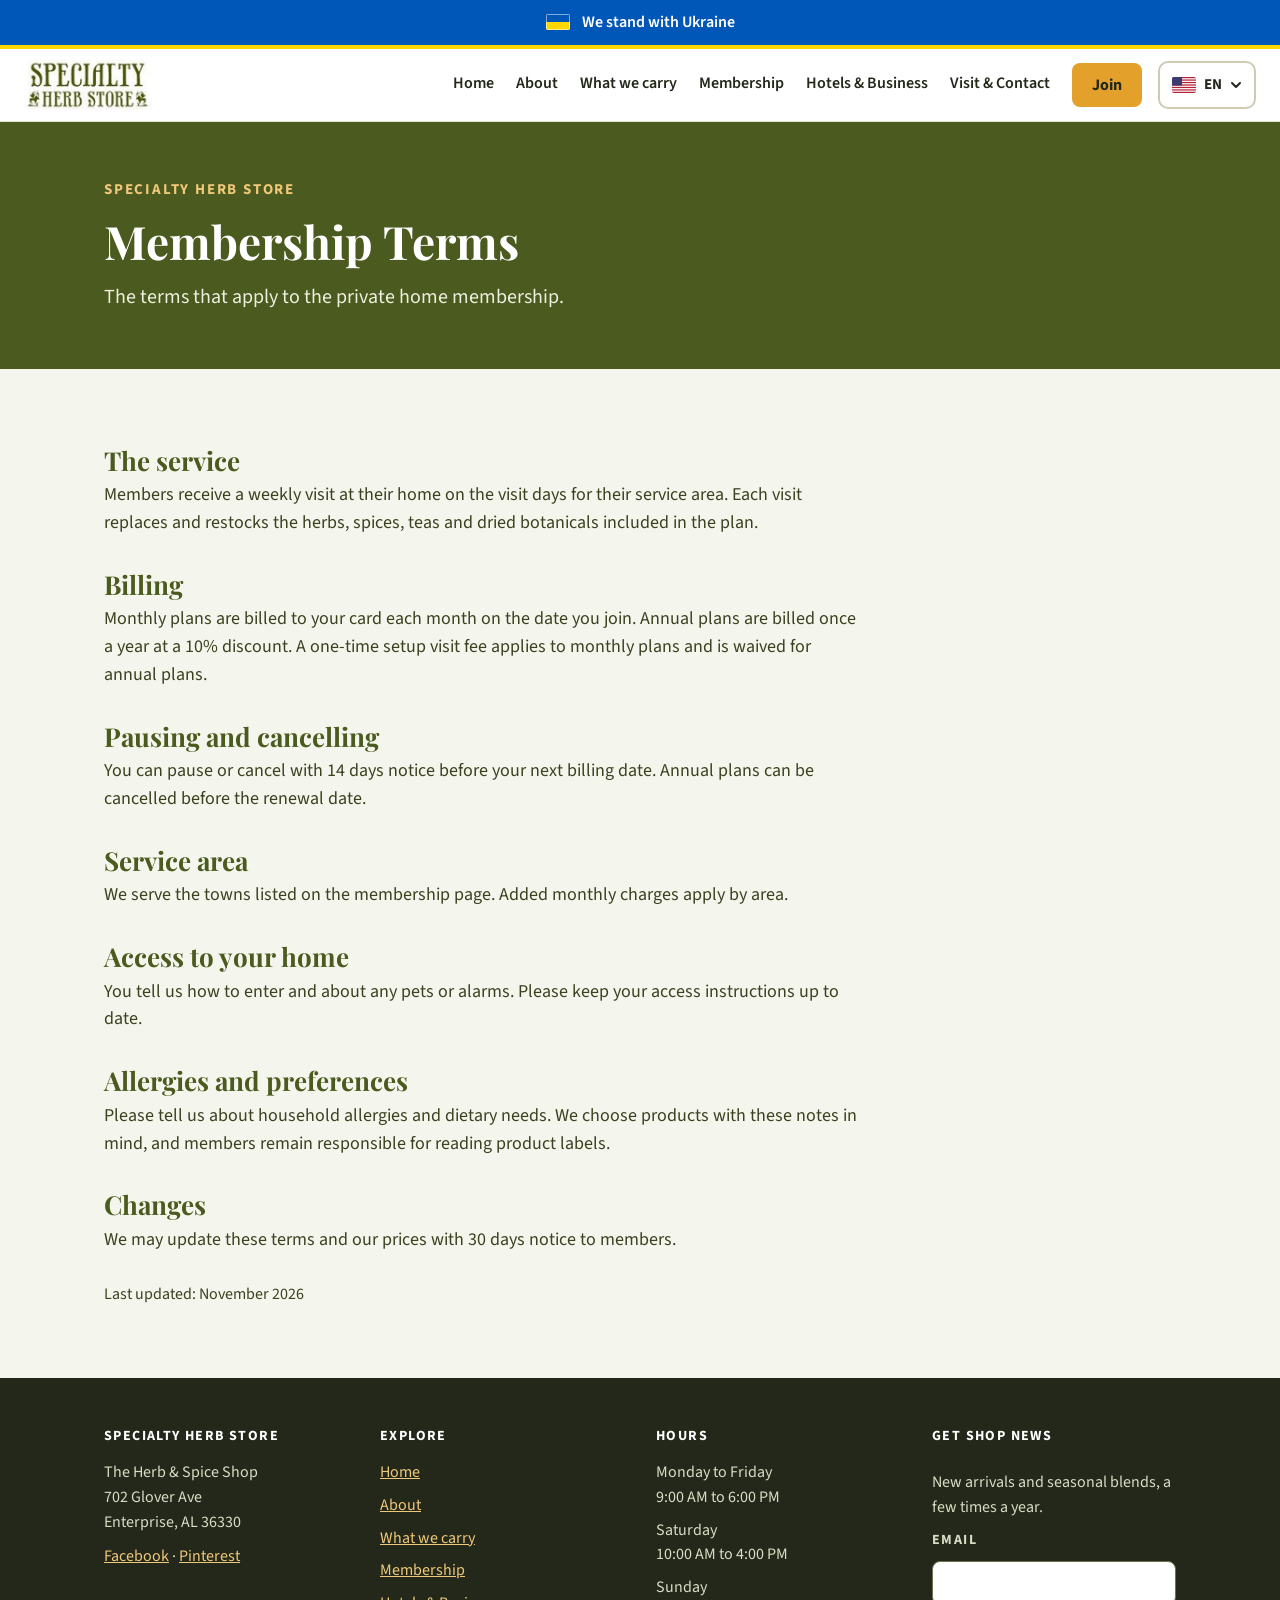
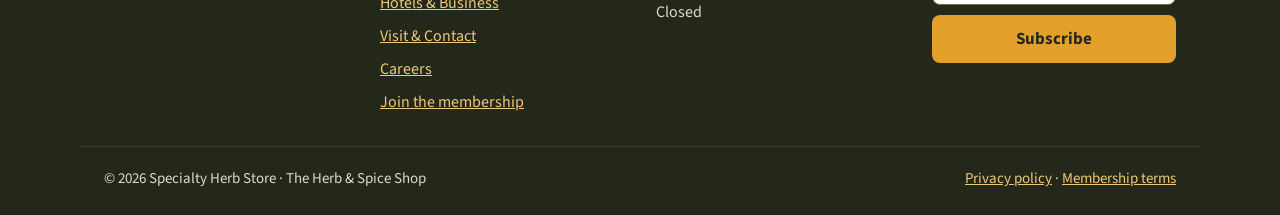
<file: terms.html>
<!DOCTYPE html>
<html lang="en">
<head>
<meta charset="utf-8">
<meta name="viewport" content="width=device-width, initial-scale=1">
<title data-i18n="tTerms">Membership Terms | Specialty Herb Store</title>
<meta name="theme-color" content="#4B5A1E">
<meta name="description" content="Membership Terms">

<link rel="icon" href="assets/logo.jpg">
<link rel="preconnect" href="https://fonts.googleapis.com">
<link rel="preconnect" href="https://fonts.gstatic.com" crossorigin>
<link href="https://fonts.googleapis.com/css2?family=Playfair+Display:wght@500;700&family=Source+Sans+3:wght@400;600;700&display=swap" rel="stylesheet">
<link rel="stylesheet" href="assets/style.css">
</head>
<body>
<div class="ukbar"><div class="wrap">
  <svg class="flag" aria-hidden="true" width="24" height="16" viewBox="0 0 24 16"><rect width="24" height="8" fill="#0057B7"/><rect y="8" width="24" height="8" fill="#FFD700"/><rect width="24" height="16" fill="none" stroke="#fff"/></svg>
  <span data-i18n="ukBar">We stand with Ukraine</span>
</div></div>
<header class="nav"><div class="wrap navbar">
  <a class="brand" href="index.html"><img src="assets/logo-wide.jpg" alt="Specialty Herb Store" height="52"></a>
  <nav class="nav-main" id="mainNav" aria-label="Main">
    <a class="l" data-i18n="nav1" href="index.html">Home</a><a class="l" data-i18n="nav2" href="about.html">About</a><a class="l" data-i18n="nav3" href="products.html">What we carry</a><a class="l" data-i18n="nav4" href="membership.html">Membership</a><a class="l" data-i18n="nav5" href="hotels.html">Hotels &amp; Business</a><a class="l" data-i18n="nav6" href="contact.html">Visit &amp; Contact</a>
    <a class="btn btn-gold" data-i18n="navJoin" href="join.html">Join</a>
  </nav>
  <div class="nav-tools">
    <div class="langsel">
      <button type="button" class="langbtn" id="langBtn" aria-haspopup="true" aria-expanded="false" aria-controls="langMenu" aria-label="Language" data-i18n-aria="langLabel">
        <span class="fl" id="langFlag"><svg class="flag" aria-hidden="true" width="24" height="16" viewBox="0 0 24 16"><rect width="24" height="16" fill="#B22234"/><rect y="1.23" width="24" height="1.23" fill="#fff"/><rect y="3.69" width="24" height="1.23" fill="#fff"/><rect y="6.15" width="24" height="1.23" fill="#fff"/><rect y="8.62" width="24" height="1.23" fill="#fff"/><rect y="11.08" width="24" height="1.23" fill="#fff"/><rect y="13.54" width="24" height="1.23" fill="#fff"/><rect width="10" height="8.6" fill="#3C3B6E"/></svg></span><span id="langCode">EN</span>
        <svg class="chev" aria-hidden="true" width="12" height="12" viewBox="0 0 12 12" fill="none" stroke="currentColor" stroke-width="2" stroke-linecap="round" stroke-linejoin="round"><path d="M2 4l4 4 4-4"/></svg>
      </button>
      <ul class="langmenu" id="langMenu" role="menu" hidden><li role="none"><button type="button" role="menuitemradio" aria-checked="false" data-lang="en"><span class="fl"><svg class="flag" aria-hidden="true" width="24" height="16" viewBox="0 0 24 16"><rect width="24" height="16" fill="#B22234"/><rect y="1.23" width="24" height="1.23" fill="#fff"/><rect y="3.69" width="24" height="1.23" fill="#fff"/><rect y="6.15" width="24" height="1.23" fill="#fff"/><rect y="8.62" width="24" height="1.23" fill="#fff"/><rect y="11.08" width="24" height="1.23" fill="#fff"/><rect y="13.54" width="24" height="1.23" fill="#fff"/><rect width="10" height="8.6" fill="#3C3B6E"/></svg></span><span>English</span></button></li><li role="none"><button type="button" role="menuitemradio" aria-checked="false" data-lang="es"><span class="fl"><svg class="flag" aria-hidden="true" width="24" height="16" viewBox="0 0 24 16"><rect width="24" height="16" fill="#AA151B"/><rect y="4" width="24" height="8" fill="#F1BF00"/></svg></span><span>Español</span></button></li><li role="none"><button type="button" role="menuitemradio" aria-checked="false" data-lang="uk"><span class="fl"><svg class="flag" aria-hidden="true" width="24" height="16" viewBox="0 0 24 16"><rect width="24" height="8" fill="#0057B7"/><rect y="8" width="24" height="8" fill="#FFD700"/></svg></span><span>Українська</span></button></li></ul>
    </div>
    <button type="button" class="burger" id="burger" aria-expanded="false" aria-controls="mainNav" aria-label="Menu" data-i18n-aria="menuLabel">
      <svg aria-hidden="true" width="24" height="24" viewBox="0 0 24 24" fill="none" stroke="currentColor" stroke-width="2.4" stroke-linecap="round"><path class="b1" d="M4 6h16"/><path class="b2" d="M4 12h16"/><path class="b3" d="M4 18h16"/></svg>
    </button>
  </div>
</div></header>
<main>

<section class="phead"><div class="wrap"><div class="eyebrow" data-i18n="legalEyebrow">Specialty Herb Store</div><h1 data-i18n="tTermsH">Membership Terms</h1><p class="sub" data-i18n="tmIntro">The terms that apply to the private home membership.</p></div></section>
<section class="sec"><div class="wrap"><div class="legal"><div><h2 data-i18n="tm1h">The service</h2><p data-i18n="tm1p">Members receive a weekly visit at their home on the visit days for their service area. Each visit replaces and restocks the herbs, spices, teas and dried botanicals included in the plan.</p></div><div><h2 data-i18n="tm2h">Billing</h2><p data-i18n="tm2p">Monthly plans are billed to your card each month on the date you join. Annual plans are billed once a year at a 10% discount. A one-time setup visit fee applies to monthly plans and is waived for annual plans.</p></div><div><h2 data-i18n="tm3h">Pausing and cancelling</h2><p data-i18n="tm3p">You can pause or cancel with 14 days notice before your next billing date. Annual plans can be cancelled before the renewal date.</p></div><div><h2 data-i18n="tm4h">Service area</h2><p data-i18n="tm4p">We serve the towns listed on the membership page. Added monthly charges apply by area.</p></div><div><h2 data-i18n="tm5h">Access to your home</h2><p data-i18n="tm5p">You tell us how to enter and about any pets or alarms. Please keep your access instructions up to date.</p></div><div><h2 data-i18n="tm6h">Allergies and preferences</h2><p data-i18n="tm6p">Please tell us about household allergies and dietary needs. We choose products with these notes in mind, and members remain responsible for reading product labels.</p></div><div><h2 data-i18n="tm7h">Changes</h2><p data-i18n="tm7p">We may update these terms and our prices with 30 days notice to members.</p></div><p class="note" data-i18n="legalUpdated">Last updated: November 2026</p></div></div></section>

</main>
<footer class="foot">
<div class="wrap cols">
  <div>
    <h3>Specialty Herb Store</h3>
    <p>The Herb &amp; Spice Shop<br>702 Glover Ave<br>Enterprise, AL 36330</p>
    <p style="margin-top:10px"><a href="https://www.facebook.com/pages/Herb-Spice-Shop/143938538973926">Facebook</a> · <a href="https://pinterest.com/specialtyherbs/">Pinterest</a></p>
  </div>
  <div><h3 data-i18n="ftExplore">Explore</h3><ul><li><a data-i18n="nav1" href="index.html">Home</a></li><li><a data-i18n="nav2" href="about.html">About</a></li><li><a data-i18n="nav3" href="products.html">What we carry</a></li><li><a data-i18n="nav4" href="membership.html">Membership</a></li><li><a data-i18n="nav5" href="hotels.html">Hotels &amp; Business</a></li><li><a data-i18n="nav6" href="contact.html">Visit &amp; Contact</a></li><li><a data-i18n="careersLink" href="careers.html">Careers</a></li><li><a data-i18n="navJoinFull" href="join.html">Join the membership</a></li></ul></div>
  <div><h3 data-i18n="hoursLabel">Hours</h3>
    <ul>
      <li><span data-i18n="hrDays1">Monday to Friday</span><br><span data-i18n="hrTime1">9:00 AM to 6:00 PM</span></li>
      <li><span data-i18n="hrDays2">Saturday</span><br><span data-i18n="hrTime2">10:00 AM to 4:00 PM</span></li>
      <li><span data-i18n="hrDays3">Sunday</span><br><span data-i18n="hrTime3">Closed</span></li>
    </ul>
  </div>
  <div class="nl">
    <h3 data-i18n="nlTitle">Get shop news</h3>
    <p data-i18n="nlText">New arrivals and seasonal blends, a few times a year.</p>
    <div class="ok" data-i18n="nlThanks" id="nlDone" hidden>You are subscribed. Thank you!</div>
    <form id="nlForm" novalidate style="display:flex;flex-direction:column;gap:10px">
      <label for="n-email" class="lbl" style="color:#D9DCC4"><span data-i18n="email">Email</span></label>
      <input id="n-email" type="email" autocomplete="email">
      <button type="submit" id="nlBtn" class="btn btn-gold" data-i18n="nlBtn">Subscribe</button>
    </form>
    <div id="nlErr" class="err" role="alert" hidden></div>
  </div>
</div>
<div class="wrap bottom">
  <span>© 2026 Specialty Herb Store · The Herb &amp; Spice Shop</span>
  <span><a data-i18n="privacyLink" href="privacy.html">Privacy policy</a> · <a data-i18n="termsLink" href="terms.html">Membership terms</a></span>
</div>
</footer>
<script src="assets/i18n.js"></script>
<script src="assets/site.js"></script>
</body>
</html>
</file>
<file: assets/style.css>
:root{
  --ink:#23281A; --ink-soft:#3A4220; --olive:#4B5A1E; --olive-deep:#2F3A10; --gold:#E3A02B; --gold-soft:#F0C87A;
  --paper:#F4F5EC; --white:#FFFFFF; --line:#DAD6BF; --line-soft:#ECE9D8; --sage:#EEF1DC; --err:#9B1C1C;
  --blue:#0057B7; --yellow:#FFD700;
  --display:'Playfair Display',Georgia,serif; --body:'Source Sans 3',system-ui,sans-serif;
}
*{box-sizing:border-box}
html{scroll-behavior:smooth}
body{margin:0;overflow-wrap:break-word;-webkit-text-size-adjust:100%;background:var(--paper);color:var(--ink);font-family:var(--body);font-size:18px;line-height:1.55}
a{color:var(--olive)} a:hover{color:var(--olive-deep)}
h1,h2,h3{font-family:var(--display);margin:0;text-wrap:balance}
p{margin:0}
img{max-width:100%}
:focus-visible{outline:3px solid var(--gold);outline-offset:2px}
.wrap{max-width:1120px;margin:0 auto;padding:0 24px}
.sec{padding:72px 0}
.sec.white{background:var(--white);border-top:1px solid #E6E2CF;border-bottom:1px solid #E6E2CF}
.stack{display:flex;flex-direction:column;gap:24px}
.stack-lg{display:flex;flex-direction:column;gap:40px}
.eyebrow{font-size:15px;font-weight:700;letter-spacing:.12em;text-transform:uppercase;color:var(--gold-soft)}
.eyebrow.dark{color:#5A6428}
.h2{font-size:clamp(28px,4.2vw,38px);line-height:1.2;color:var(--olive);font-weight:700}
.h3{font-size:clamp(22px,3vw,26px);font-weight:700}
.lead{font-size:clamp(18px,2.4vw,20px);color:var(--ink-soft);max-width:720px}
.note{font-size:16px;color:var(--ink-soft)}
.btn{display:inline-flex;align-items:center;justify-content:center;gap:.35em;min-height:48px;padding:0 24px;border-radius:8px;border:2px solid transparent;font:700 17px var(--body);text-decoration:none;cursor:pointer;text-align:center}
.btn-gold{background:var(--gold);color:var(--ink)} .btn-gold:hover{background:#EDB04A;color:var(--ink)}
.btn-olive{background:var(--olive);color:#fff} .btn-olive:hover{background:var(--olive-deep);color:#fff}
.btn-line{border-color:var(--olive);color:var(--ink);background:transparent} .btn-line:hover{background:var(--sage);color:var(--ink)}
.btn-line-w{border-color:#fff;color:#fff;background:transparent} .btn-line-w:hover{color:#fff;background:rgba(255,255,255,.12)}
.btn[disabled]{opacity:.6;cursor:wait}
.btns{display:flex;flex-wrap:wrap;gap:12px}
/* ukraine bar */
.ukbar{background:var(--blue);color:#fff;border-bottom:4px solid var(--yellow)}
.ukbar .wrap{display:flex;align-items:center;justify-content:center;gap:12px;padding-top:10px;padding-bottom:10px;font-weight:600;font-size:16px;text-align:center}
.flag{display:block;border-radius:2px;flex:0 0 auto}
/* header */
.nav{background:#fff;border-bottom:1px solid #E6E2CF;position:relative;z-index:40}
.navbar{max-width:1320px;display:flex;align-items:center;gap:16px;padding-top:10px;padding-bottom:10px}
.brand{display:block;flex:0 0 auto;line-height:0}
.brand img{height:52px;width:auto;display:block}
.nav-main{order:2;margin-left:auto;display:flex;align-items:center;gap:6px 22px}
.nav-main a.l{color:var(--ink);text-decoration:none;font-weight:600;font-size:16px;padding:8px 0;border-bottom:3px solid transparent;white-space:nowrap}
.nav-main a.l:hover{border-bottom-color:var(--gold)}
.nav-main a.l[aria-current="page"]{border-bottom-color:var(--olive);color:var(--olive)}
.nav-main .btn{min-height:44px;padding:0 18px;font-size:16px}
.nav-tools{order:3;display:flex;align-items:center;gap:8px}
.burger{display:none;width:48px;height:48px;border:2px solid #CFCBB3;border-radius:10px;background:#fff;color:var(--ink);cursor:pointer;align-items:center;justify-content:center;padding:0}
.burger path{transform-origin:center;transition:transform .2s,opacity .2s}
.burger[aria-expanded="true"] .b1{transform:translateY(6px) rotate(45deg)}
.burger[aria-expanded="true"] .b2{opacity:0}
.burger[aria-expanded="true"] .b3{transform:translateY(-6px) rotate(-45deg)}
.langsel{position:relative}
.langbtn{min-height:48px;padding:0 12px;display:inline-flex;align-items:center;gap:8px;border:2px solid #CFCBB3;background:#fff;color:var(--ink);font:700 15px var(--body);border-radius:10px;cursor:pointer}
.langbtn:hover,.burger:hover{border-color:var(--olive)}
.langbtn[aria-expanded="true"] .chev{transform:rotate(180deg)}
.chev{transition:transform .15s}
.fl{display:inline-flex;line-height:0}
.langmenu{position:absolute;right:0;top:calc(100% + 8px);margin:0;padding:6px;list-style:none;background:#fff;border:1px solid var(--line);border-radius:12px;box-shadow:0 10px 30px rgba(35,40,26,.18);min-width:200px;z-index:60}
.langmenu button{width:100%;min-height:48px;display:flex;align-items:center;gap:12px;padding:0 12px;border:0;border-radius:8px;background:transparent;color:var(--ink);font:600 16px var(--body);cursor:pointer;text-align:left}
.langmenu button:hover,.langmenu button:focus-visible{background:var(--sage)}
.langmenu button[aria-checked="true"]{background:var(--sage);font-weight:700}
.langmenu button[aria-checked="true"]::after{content:"";margin-left:auto;width:18px;height:18px;background:url("data:image/svg+xml,%3Csvg xmlns='http://www.w3.org/2000/svg' viewBox='0 0 24 24' fill='none' stroke='%234B5A1E' stroke-width='3' stroke-linecap='round' stroke-linejoin='round'%3E%3Cpath d='M5 12l5 5L20 7'/%3E%3C/svg%3E") no-repeat center/18px}
@media (max-width:1159px){
  .navbar{display:grid;grid-template-columns:minmax(0,1fr) auto;row-gap:0}
  .brand{grid-column:1;grid-row:1}
  .nav-tools{grid-column:2;grid-row:1;order:0}
  .burger{display:inline-flex}
  .nav-main{grid-column:1/-1;grid-row:2;order:0;margin:0;display:none;flex-direction:column;align-items:stretch;gap:0;padding:8px 0 16px;border-top:1px solid var(--line-soft);margin-top:10px}
  .nav-main.open{display:flex}
  .nav-main a.l{padding:14px 4px;font-size:18px;border-bottom:1px solid var(--line-soft);white-space:normal}
  .nav-main a.l[aria-current="page"]{border-bottom-color:var(--line-soft);background:var(--sage);padding-left:12px;border-radius:8px}
  .nav-main .btn{margin-top:14px;min-height:52px}
}
/* hero + page header */
.hero{background:var(--olive);color:#fff}
.hero .wrap{display:flex;flex-wrap:wrap;align-items:center;gap:48px;padding-top:72px;padding-bottom:72px}
.hero-l{flex:1 1 420px;min-width:0;display:flex;flex-direction:column;gap:20px}
.hero h1{font-size:clamp(34px,6vw,54px);line-height:1.1;font-weight:700}
.hero p.sub{font-size:clamp(18px,2.4vw,20px);max-width:560px;color:#EEF0DF}
.hero-r{flex:1 1 280px;min-width:0;display:flex;justify-content:center}
.logo-card{background:#fff;border-radius:16px;padding:32px;display:flex;flex-direction:column;align-items:center;gap:16px;max-width:340px;width:100%}
.logo-card .hero-art{width:100%;height:auto;display:block}
.hero-art .ring{transform-origin:180px 170px;animation:spin 90s linear infinite}
.hero-art .sway{animation:sway 5s ease-in-out infinite}
.hero-art .sway2{animation:sway 6s ease-in-out -2s infinite}
.hero-art .steam{opacity:0;animation:steam 3.6s ease-in-out infinite}
.hero-art .s2{animation-delay:.9s}.hero-art .s3{animation-delay:1.8s}
@keyframes spin{to{transform:rotate(360deg)}}
@keyframes sway{0%,100%{transform:rotate(-2.5deg)}50%{transform:rotate(2.5deg)}}
@keyframes steam{0%{opacity:0;transform:translateY(8px)}40%{opacity:.9}100%{opacity:0;transform:translateY(-12px)}}
@media (prefers-reduced-motion:reduce){.hero-art *{animation:none!important}.hero-art .steam{opacity:.7}}
.logo-card div{font-size:16px;color:var(--ink-soft);text-align:center;font-weight:600}
.phead{background:var(--olive);color:#fff}
.phead .wrap{padding-top:56px;padding-bottom:56px;display:flex;flex-direction:column;gap:14px}
.phead h1{font-size:clamp(30px,5vw,46px);line-height:1.15;font-weight:700}
.phead p.sub{font-size:clamp(18px,2.4vw,20px);max-width:720px;color:#EEF0DF}
/* cards */
.grid3{display:grid;grid-template-columns:repeat(auto-fit,minmax(min(230px,100%),1fr));gap:20px}
.grid2{display:grid;grid-template-columns:repeat(auto-fit,minmax(min(320px,100%),1fr));gap:20px}
.card{background:#fff;border:1px solid var(--line);border-radius:12px;padding:24px;display:flex;flex-direction:column;gap:12px}
.card.soft{background:var(--paper)}
.card h3{font-size:22px}
.card .grow{flex:1}
.pillar{border:1px solid var(--line);border-radius:14px;background:#fff;padding:28px;display:flex;flex-direction:column;gap:12px}
.pillar h3{font-size:26px;color:var(--olive)}
.pillar p{color:var(--ink-soft);flex:1}
.steps{display:grid;grid-template-columns:repeat(auto-fit,minmax(min(220px,100%),1fr));gap:24px}
.step{display:flex;gap:16px;align-items:flex-start}
.num{flex:0 0 44px;height:44px;border-radius:50%;background:var(--gold);color:var(--ink);font-weight:700;display:flex;align-items:center;justify-content:center}
.step b{display:block}
.step span{font-size:16px;color:var(--ink-soft)}
.on-dark .step span{color:#E4E8CF}
.band{background:var(--olive-deep);color:#fff}
.band .wrap{padding-top:56px;padding-bottom:56px;display:flex;flex-wrap:wrap;align-items:center;justify-content:space-between;gap:24px 48px}
.band h2{font-size:clamp(26px,3.8vw,34px);line-height:1.2}
.band p{color:#E4E8CF;max-width:620px}
.two{display:flex;flex-wrap:wrap;gap:48px}
.two>.a{flex:1 1 320px;min-width:0}
.two>.b{flex:2 1 420px;min-width:0;display:flex;flex-direction:column;gap:16px;max-width:700px}
.ticks{margin:0;padding:0;list-style:none;display:flex;flex-direction:column;gap:10px;font-size:17px}
.ticks li{display:flex;gap:10px;align-items:flex-start}
.ticks li::before{content:"";flex:0 0 18px;height:18px;margin-top:5px;background:url("data:image/svg+xml,%3Csvg xmlns='http://www.w3.org/2000/svg' viewBox='0 0 24 24' fill='none' stroke='%234B5A1E' stroke-width='2.5' stroke-linecap='round' stroke-linejoin='round'%3E%3Cpath d='M5 12l5 5L20 7'/%3E%3C/svg%3E") no-repeat center/18px}
/* plans */
.plans{display:grid;grid-template-columns:repeat(auto-fit,minmax(min(280px,100%),1fr));gap:22px;align-items:stretch}
.plan{border:1px solid var(--line);border-radius:14px;background:var(--paper);padding:28px;display:flex;flex-direction:column;gap:14px;position:relative}
.plan.feat{border:2px solid var(--olive);background:#fff;box-shadow:0 6px 24px rgba(47,58,16,.12)}
.tag{position:absolute;top:-14px;left:24px;background:var(--olive);color:#fff;font-size:13px;font-weight:700;letter-spacing:.08em;text-transform:uppercase;padding:4px 12px;border-radius:999px}
.plan h3{font-size:26px}
.price{font-family:var(--display);font-weight:700;font-size:40px;line-height:1}
.price small{font-family:var(--body);font-weight:600;font-size:16px;color:var(--ink-soft)}
.plan .ticks{font-size:16px;flex:1}
.tbl{overflow-x:auto;border:1px solid var(--line);border-radius:12px;background:#fff}
.tbl table{width:100%;border-collapse:collapse;font-size:16px;min-width:620px}
.tbl th{background:var(--sage);text-align:left;padding:12px 16px;font-size:14px;letter-spacing:.08em;text-transform:uppercase;color:#4A5420}
.tbl td{padding:14px 16px;border-top:1px solid var(--line-soft);vertical-align:top}
details{background:#fff;border:1px solid var(--line);border-radius:12px;padding:0 20px}
details+details{margin-top:12px}
summary{cursor:pointer;font-weight:700;font-size:18px;padding:16px 0;list-style:none;display:flex;justify-content:space-between;gap:16px;align-items:center}
summary::-webkit-details-marker{display:none}
summary::after{content:"+";font-size:26px;line-height:1;color:var(--olive)}
details[open] summary::after{content:"−"}
details p{padding:0 0 18px;color:var(--ink-soft)}
.alert{display:flex;gap:20px;align-items:flex-start;background:#FFF6DC;border:1px solid #E3C36B;border-left:6px solid var(--gold);border-radius:12px;padding:24px 28px}
.alert h2{font-size:clamp(20px,3vw,24px)}
.alert a{color:#6B4500;font-weight:700;overflow-wrap:anywhere}
.alert>div{min-width:0}
.role .meta{font-size:15px;font-weight:600;color:#5A6428}
/* forms */
.fcard{background:#fff;border:1px solid var(--line);border-radius:12px;padding:24px;display:flex;flex-direction:column;gap:16px}
.fcard h3{font-size:22px}
.row{display:flex;flex-wrap:wrap;gap:16px}
.f{display:flex;flex-direction:column;gap:6px;font-size:15px;font-weight:600;flex:1 1 200px;min-width:0}
.f.full{flex-basis:100%}
.f input,.f select,.f textarea{min-height:48px;padding:0 12px;border:1px solid #B9B59A;border-radius:8px;font:400 17px var(--body);background:#fff;color:var(--ink);width:100%}
.f textarea{min-height:110px;padding:12px;resize:vertical}
.f small{font-weight:400;color:var(--ink-soft)}
.seg{display:flex;flex-wrap:wrap;gap:12px}
.seg button{flex:1 1 200px;min-height:60px;text-align:left;padding:10px 16px;border:2px solid #CFCBB3;border-radius:10px;background:#fff;color:var(--ink);font:600 17px var(--body);cursor:pointer}
.seg button small{display:block;font-weight:400;font-size:15px;color:var(--ink-soft)}
.seg button[aria-pressed="true"]{border-color:var(--olive);background:var(--sage)}
.err{color:var(--err);font-weight:600;font-size:16px}
.ok{background:#E7EDD0;border:1px solid #B5C27A;border-radius:12px;padding:20px;font-weight:600}
.chk{display:flex;gap:12px;align-items:flex-start;font-size:16px}
.chk input{width:22px;height:22px;margin-top:3px;flex:0 0 22px;accent-color:var(--olive)}
.join-grid{display:flex;flex-wrap:wrap;gap:32px;align-items:flex-start}
.join-form{flex:2 1 460px;min-width:0;display:flex;flex-direction:column;gap:24px}
.sum{flex:1 1 300px;align-self:flex-start;min-width:0;background:#fff;border:1px solid var(--line);border-radius:12px;padding:24px;display:flex;flex-direction:column;gap:10px}
.sum .ln{display:flex;justify-content:space-between;gap:12px;font-size:16px}
.sum .tot{border-top:1px solid var(--line);padding-top:12px;font-weight:700;font-size:20px}
.brandout{font-size:14px;font-weight:700;color:#5A6428}.brandout:empty{display:none}
.secure{display:flex;flex-wrap:wrap;align-items:center;gap:8px 10px;font-size:15px;color:var(--ink-soft);border-top:1px solid var(--line);padding-top:14px}
.secure svg{flex:0 0 auto;color:var(--olive)}.secure>span:not(.cards){flex:1 1 260px;min-width:0}
.secure .cards{display:flex;gap:6px}.secure .cards b{font-size:11px;letter-spacing:.04em;border:1px solid var(--line);border-radius:5px;padding:3px 7px;color:#3E4A18;background:#fff}
.confirm{display:flex;flex-direction:column;gap:14px;max-width:720px;background:#fff;border:1px solid var(--line);border-radius:14px;padding:32px}
.lbl{font-size:14px;font-weight:700;letter-spacing:.1em;text-transform:uppercase;color:#5A6428}
.hrs{display:flex;flex-wrap:wrap;justify-content:space-between;gap:16px;border-bottom:1px solid var(--line-soft);padding-bottom:8px}
.qcard{background:#fff;color:var(--ink);border-radius:16px;padding:32px;display:flex;flex-direction:column;gap:20px}
.svc{border:1px solid #5B6A30;border-radius:12px;padding:24px;display:flex;flex-direction:column;gap:8px}
.svc b{font-size:20px}
.svc span{font-size:16px;color:#E4E8CF}
.legal{max-width:760px;display:flex;flex-direction:column;gap:28px}
.legal h2{font-size:26px;color:var(--olive)}
.legal p{color:var(--ink-soft)}
/* footer */
.foot{background:var(--ink);color:#D9DCC4;font-size:16px}
.foot a{color:#F0C87A}
.foot .cols{display:grid;grid-template-columns:repeat(auto-fit,minmax(min(220px,100%),1fr));gap:32px;padding-top:48px;padding-bottom:32px}
.foot h3{font-family:var(--body);font-size:14px;letter-spacing:.1em;text-transform:uppercase;color:#fff;margin-bottom:12px}
.foot ul{list-style:none;margin:0;padding:0;display:flex;flex-direction:column;gap:8px}
.foot .nl input{min-height:44px;padding:0 12px;border:1px solid #6B7350;border-radius:8px;background:#fff;color:var(--ink);font:400 16px var(--body);width:100%}
.foot .nl{display:flex;flex-direction:column;gap:10px}
.foot .ok{color:var(--ink)}
.foot .err{color:#FFB4B4}
.foot .bottom{border-top:1px solid #3B4228;padding-top:20px;padding-bottom:24px;display:flex;flex-wrap:wrap;justify-content:space-between;gap:8px;font-size:15px}
[hidden]{display:none!important}
section[id],div[id]{scroll-margin-top:16px}
@media (min-width:1000px){.sum{position:sticky;top:16px}}
@media (min-width:641px) and (max-width:1000px){
  .plans{grid-template-columns:repeat(2,minmax(0,1fr))}
  .plan:nth-child(3){grid-column:1/-1}
  .plan:nth-child(3) .ticks{display:grid;grid-template-columns:repeat(2,minmax(0,1fr));gap:10px 24px}
}
@media (max-width:900px){
  .sec{padding:56px 0}
  .hero .wrap{padding-top:48px;padding-bottom:48px;gap:32px}
  .two{gap:20px}
  .band .wrap{padding-top:40px;padding-bottom:40px}
  .qcard,.fcard,.confirm{padding:24px}
}
@media (max-width:700px){
  .tbl{border:0;background:none;overflow:visible}
  .tbl table{min-width:0;display:block}
  .tbl thead{position:absolute;left:-9999px;width:1px;height:1px;overflow:hidden}
  .tbl tbody,.tbl tr,.tbl td{display:block;width:100%}
  .tbl tr{background:#fff;border:1px solid var(--line);border-radius:12px;margin-bottom:12px;padding:6px 16px}
  .tbl td{border:0;padding:9px 0;display:flex;gap:12px;justify-content:space-between;text-align:right}
  .tbl td+td{border-top:1px solid var(--line-soft)}
  .tbl td::before{content:attr(data-label);font-weight:700;font-size:13px;letter-spacing:.06em;text-transform:uppercase;color:#4A5420;flex:0 0 36%;text-align:left}
}
@media (max-width:640px){
  .alert{flex-direction:column;align-items:stretch;gap:12px;padding:20px}
  body{font-size:17px}
  .wrap{padding:0 20px}
  .sec{padding:48px 0}
  .btns{flex-direction:column}
  .btns .btn,.band .btn,.pillar .btn{width:100%}
  .band .wrap{flex-direction:column;align-items:stretch}
  .hero-r{display:none}
  .phead .wrap{padding-top:40px;padding-bottom:40px}
  .seg button{flex-basis:100%}
  .plan{padding:24px}
  .card,.pillar,.vc{padding:20px}
  .join{padding:0}
  .qcard,.fcard,.confirm{padding:20px}
  .foot .cols{padding-top:36px;gap:28px}
  .foot .bottom{flex-direction:column}
  .brand img{height:44px}
  .ukbar .wrap{font-size:15px;padding-top:8px;padding-bottom:8px}
  .langbtn{padding:0 10px}
  .langmenu{min-width:190px}
  .price{font-size:36px}
  summary{font-size:17px}
}
@media (max-width:380px){
  .langbtn #langCode{display:none}
  .nav .wrap{padding:0 14px}
}
@media (prefers-reduced-motion:reduce){html{scroll-behavior:auto}.burger path,.chev{transition:none}}
</file>
